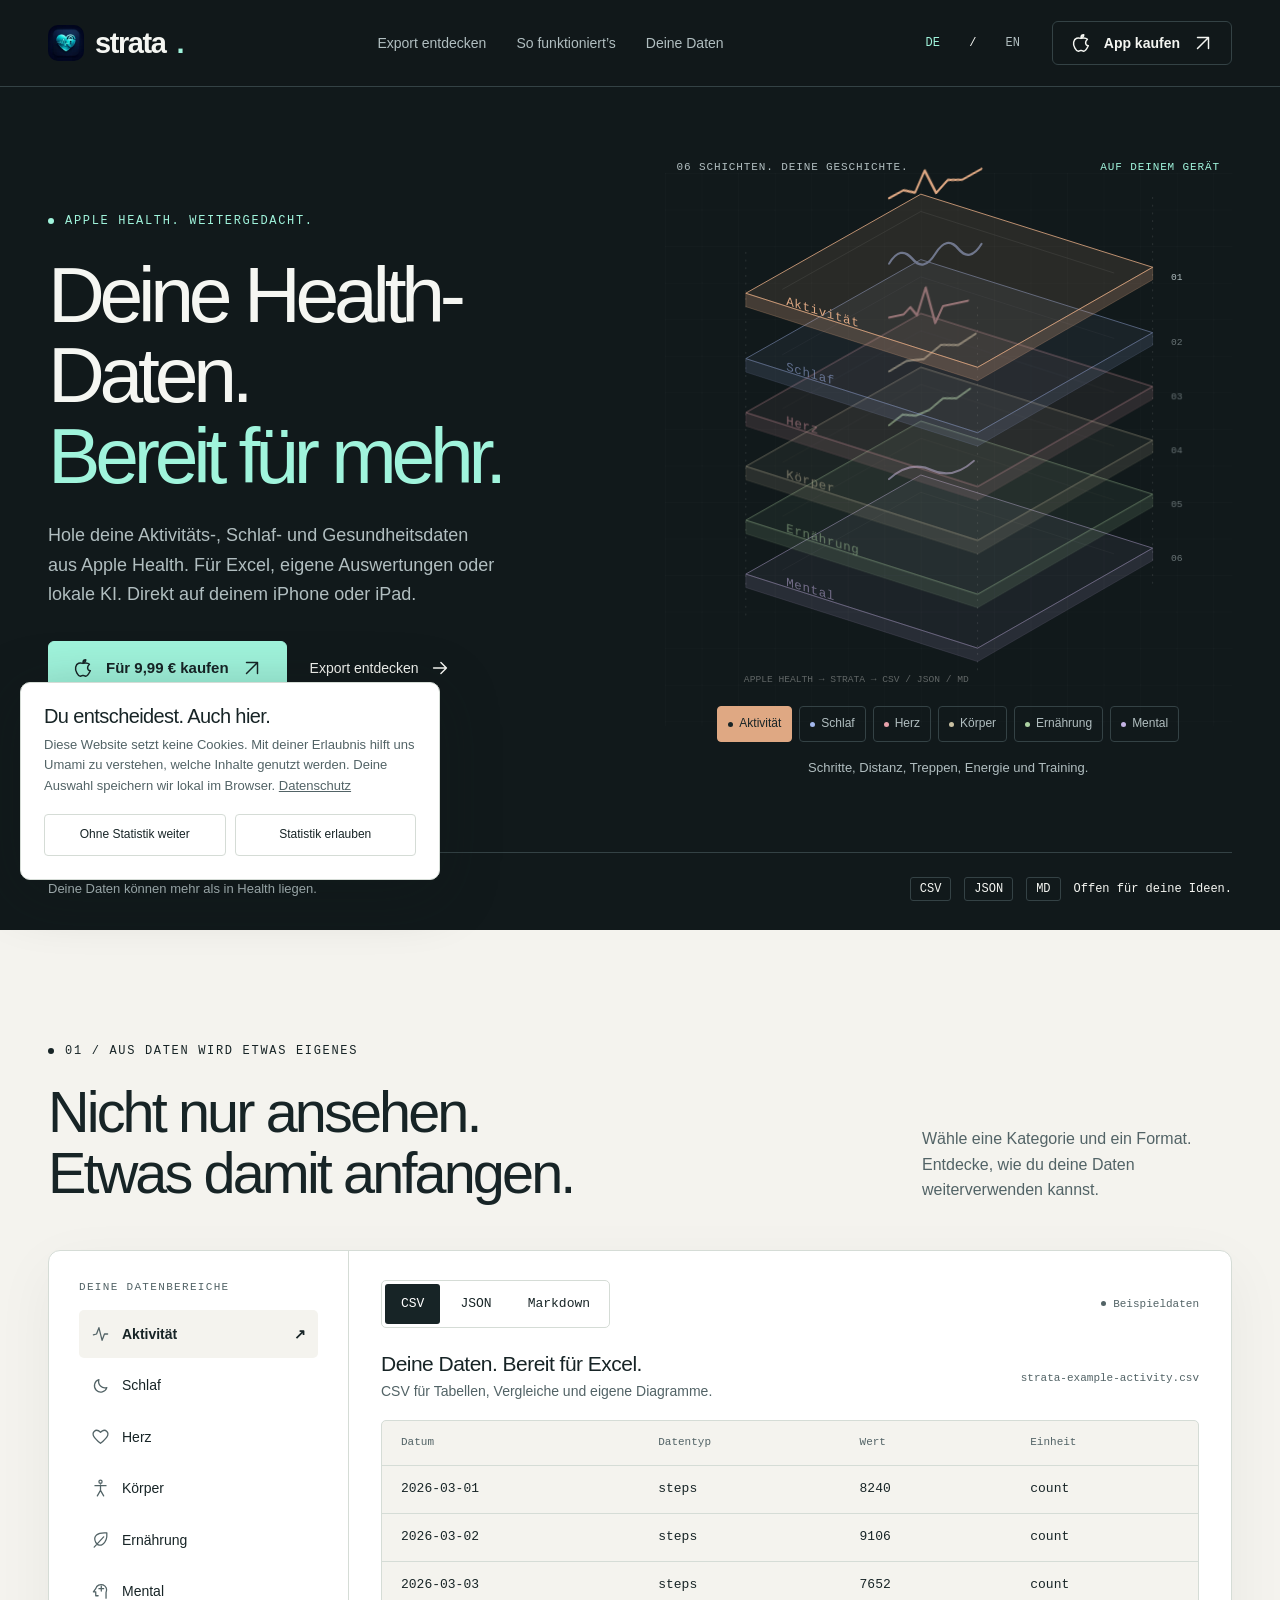
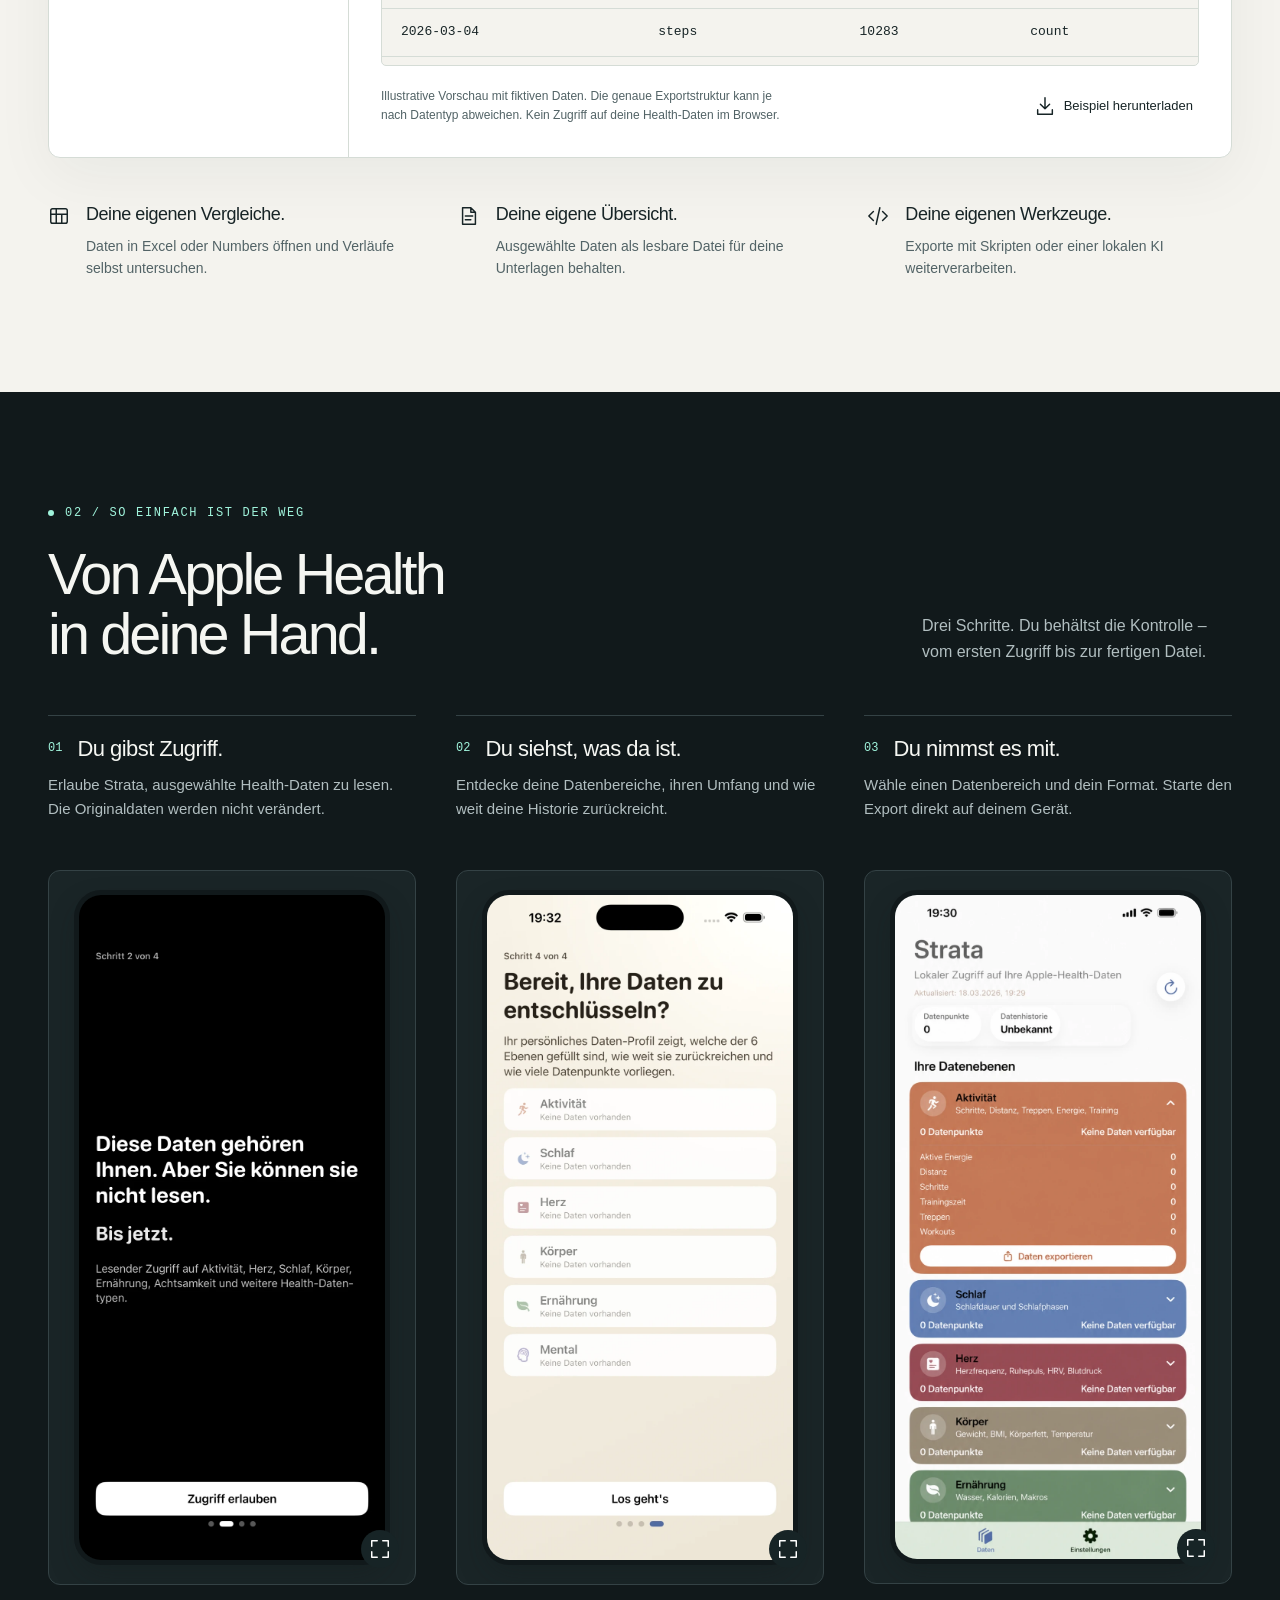
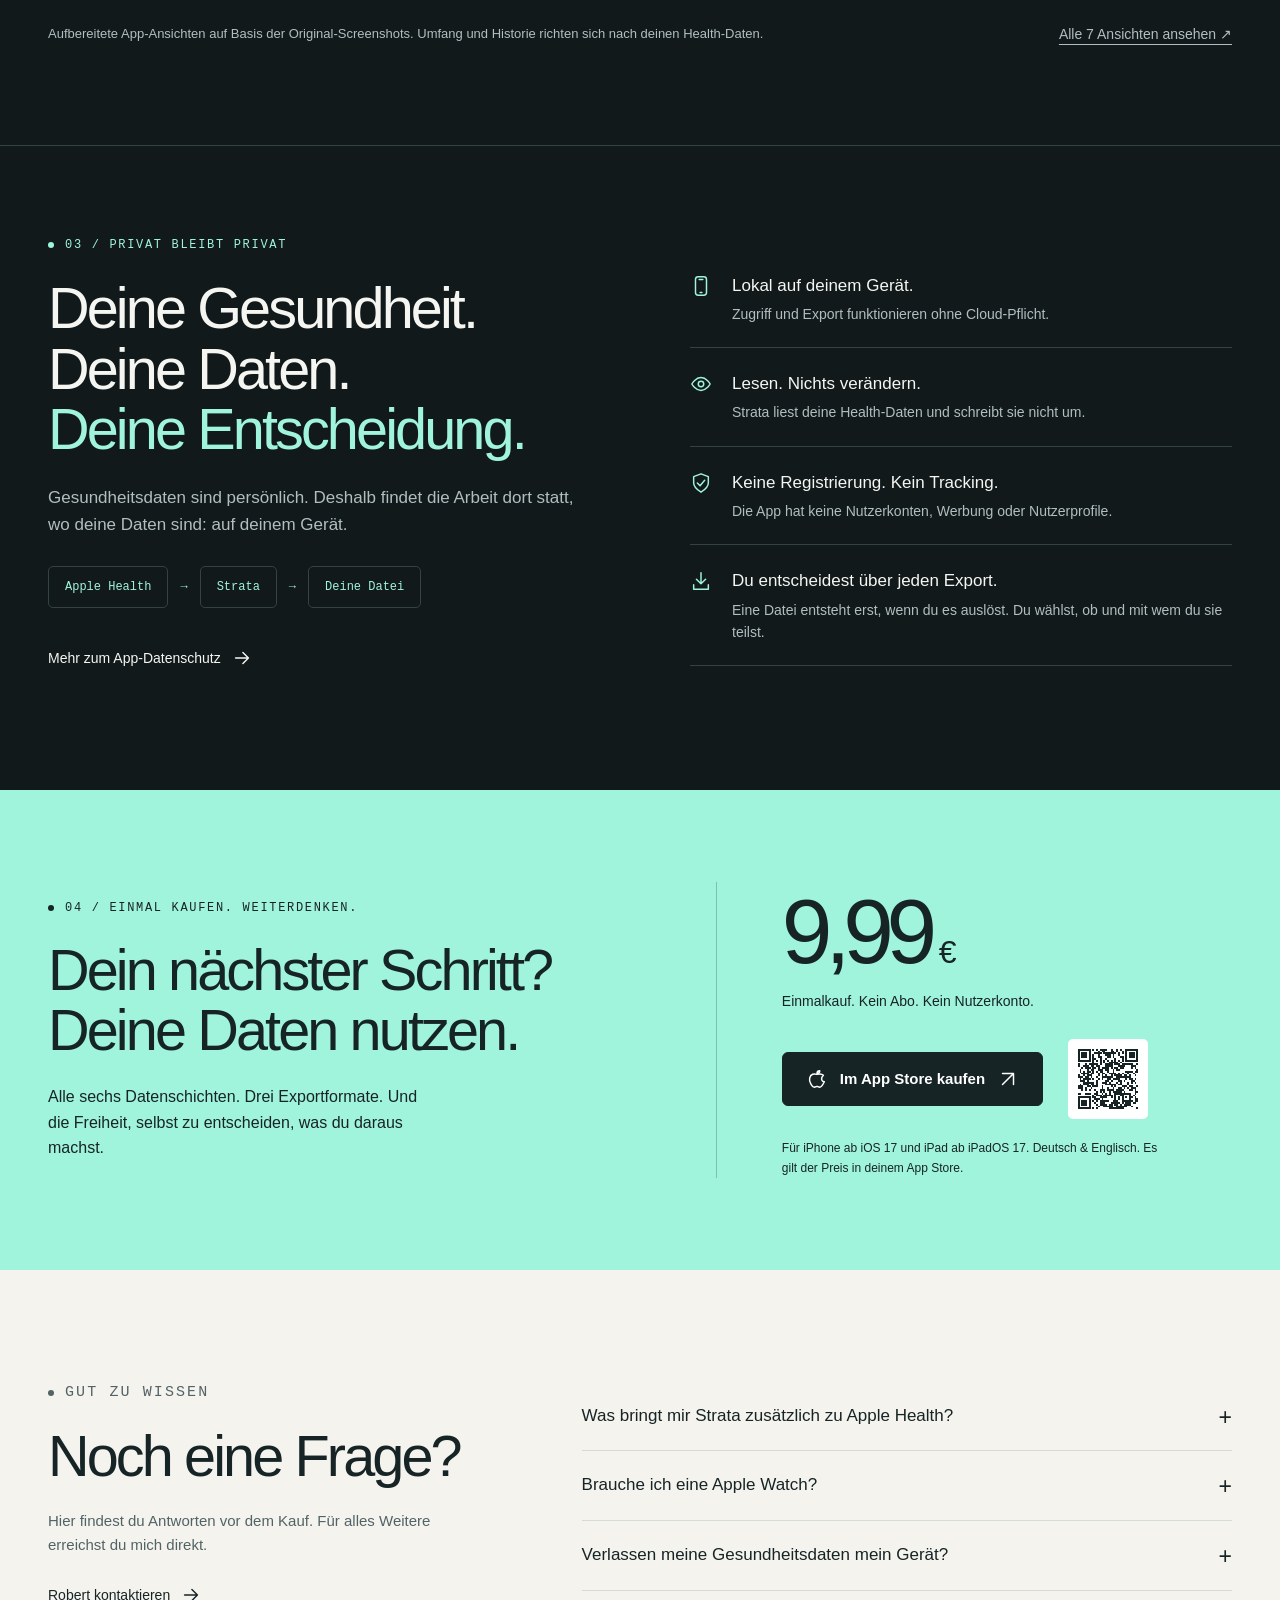
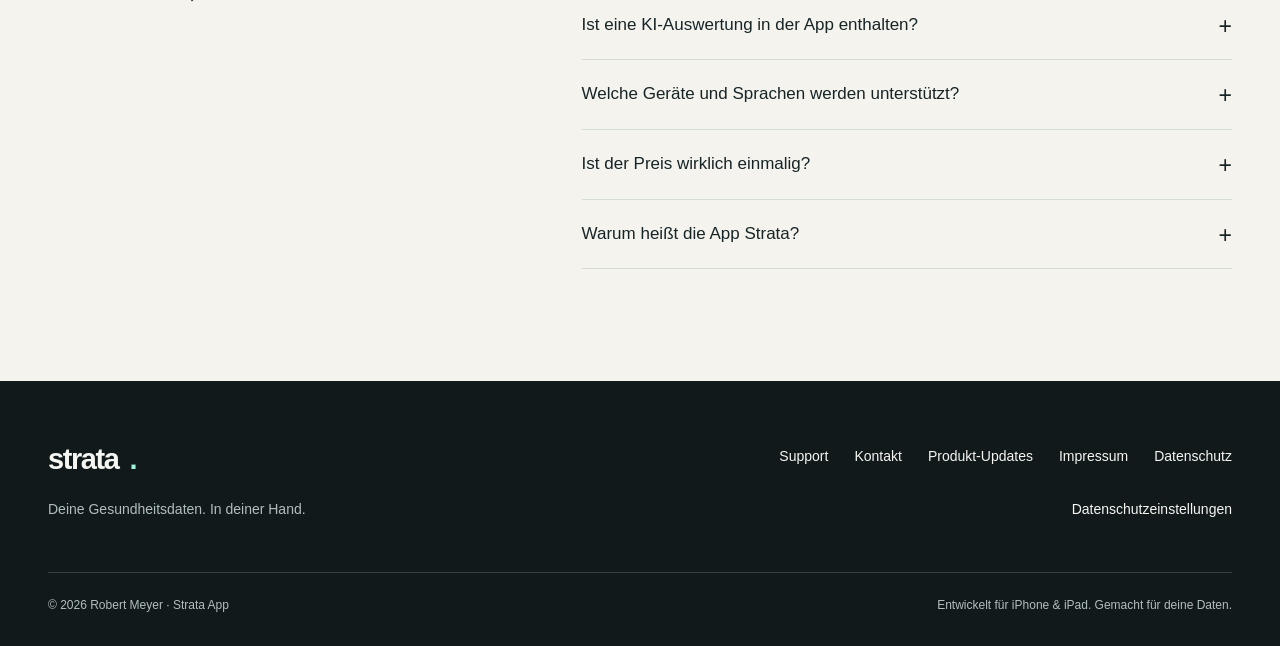
<file: index.html>
<!doctype html>
<html lang="de"><head><meta charset="utf-8">
<meta name="viewport" content="width=device-width, initial-scale=1">
<meta name="theme-color" content="#11191b">
<title>Apple-Health-Daten exportieren: CSV, JSON &amp; Markdown | Strata</title>
<meta name="robots" content="index, follow, max-image-preview:large">
<meta name="referrer" content="strict-origin-when-cross-origin">
<meta name="author" content="Robert Meyer">
<meta name="application-name" content="Strata">
<meta name="apple-itunes-app" content="app-id=6760822991">
<link rel="canonical" href="https://strata-app.de/">
<link rel="describedby" href="llms.txt" type="text/plain">
<link rel="icon" href="assets/favicon-32.png" type="image/png" sizes="32x32">
<link rel="icon" href="assets/app-icon.webp" type="image/webp">
<link rel="apple-touch-icon" href="assets/apple-touch-icon.png" sizes="180x180">
<link rel="alternate" hreflang="de" href="https://strata-app.de/">
<link rel="alternate" hreflang="en" href="https://strata-app.de/index_en.html">
<link rel="alternate" hreflang="x-default" href="https://strata-app.de/">
<meta name="description" content="Deine Apple-Health-Daten als CSV, JSON oder Markdown. Für Excel, eigene Auswertungen und lokale KI. Strata für iPhone &amp; iPad: einmalig 9,99 €.">
<meta property="og:type" content="website">
<meta property="og:locale" content="de_DE">
<meta property="og:locale:alternate" content="en_US">
<meta property="og:site_name" content="Strata App">
<meta property="og:title" content="Apple-Health-Daten exportieren: CSV, JSON &amp; Markdown | Strata">
<meta property="og:description" content="Deine Apple-Health-Daten als CSV, JSON oder Markdown. Für Excel, eigene Auswertungen und lokale KI. Strata für iPhone &amp; iPad: einmalig 9,99 €.">
<meta property="og:url" content="https://strata-app.de/">
<meta property="og:image" content="https://strata-app.de/assets/social-de.png">
<meta property="og:image:type" content="image/png">
<meta property="og:image:width" content="1200">
<meta property="og:image:height" content="630">
<meta property="og:image:alt" content="Strata: Apple-Health-Daten als CSV, JSON und Markdown exportieren.">
<meta name="twitter:card" content="summary_large_image">
<meta name="twitter:title" content="Apple-Health-Daten exportieren: CSV, JSON &amp; Markdown | Strata">
<meta name="twitter:description" content="Deine Apple-Health-Daten als CSV, JSON oder Markdown. Für Excel, eigene Auswertungen und lokale KI. Strata für iPhone &amp; iPad: einmalig 9,99 €.">
<meta name="twitter:image" content="https://strata-app.de/assets/social-de.png">
<meta name="twitter:image:alt" content="Strata: Apple-Health-Daten als CSV, JSON und Markdown exportieren.">
<script type="application/ld+json">{"@context": "https://schema.org", "@graph": [{"@type": "Person", "@id": "https://strata-app.de/#developer", "name": "Robert Meyer", "url": "https://strata-app.de/support.html#imprint"}, {"@type": "WebSite", "@id": "https://strata-app.de/#website", "url": "https://strata-app.de/", "name": "Strata App", "inLanguage": ["de", "en"], "publisher": {"@id": "https://strata-app.de/#developer"}}, {"@type": "WebPage", "@id": "https://strata-app.de/#webpage", "url": "https://strata-app.de/", "name": "Apple-Health-Daten exportieren: CSV, JSON & Markdown | Strata", "description": "Deine Apple-Health-Daten als CSV, JSON oder Markdown. Für Excel, eigene Auswertungen und lokale KI. Strata für iPhone & iPad: einmalig 9,99 €.", "inLanguage": "de", "dateModified": "2026-09-06", "isPartOf": {"@id": "https://strata-app.de/#website"}, "primaryImageOfPage": {"@type": "ImageObject", "url": "https://strata-app.de/assets/social-de.png", "width": 1200, "height": 630}, "mainEntity": {"@id": "https://strata-app.de/#app"}}, {"@type": "SoftwareApplication", "@id": "https://strata-app.de/#app", "name": "Strata App", "url": "https://strata-app.de/", "description": "Deine Apple-Health-Daten als CSV, JSON oder Markdown. Für Excel, eigene Auswertungen und lokale KI. Strata für iPhone & iPad: einmalig 9,99 €.", "applicationCategory": "HealthApplication", "operatingSystem": "iOS 17.0 or later; iPadOS 17.0 or later", "inLanguage": ["de", "en"], "author": {"@id": "https://strata-app.de/#developer"}, "image": "https://strata-app.de/assets/app-icon.webp", "downloadUrl": "https://apps.apple.com/de/app/strata-app/id6760822991", "installUrl": "https://apps.apple.com/de/app/strata-app/id6760822991", "featureList": ["Apple Health data export", "CSV", "JSON", "Markdown", "On-device processing", "No subscription"], "offers": {"@type": "Offer", "price": "9.99", "priceCurrency": "EUR", "url": "https://apps.apple.com/de/app/strata-app/id6760822991"}}]}</script><style>:root{--bg:#11191b;--surface:#1a2527;--fg:#f5f6f2;--muted:#b1bec0;--border:#344245;--accent:#a0f4dc;--paper:#f4f3ee;--white:#fff;--ink:#172426;--subtle:#526366;--line:#d5dcd6;--activity:#dfa883;--sleep:#a3b7ec;--heart:#e7a2ab;--body:#c9c0a2;--nutrition:#add2a3;--mind:#c4b3e4;--error:#b72d37;--font-body:-apple-system,BlinkMacSystemFont,'Segoe UI',sans-serif;--font-mono:ui-monospace,SFMono-Regular,Consolas,monospace}
*{box-sizing:border-box}html{scroll-behavior:smooth;scroll-padding-top:100px}body{margin:0;background:var(--bg);color:var(--fg);font:16px/1.6 var(--font-body);-webkit-font-smoothing:antialiased}body.modal-open{overflow:hidden}button,input,textarea,select{font:inherit}button,a,input,select,textarea{-webkit-tap-highlight-color:transparent}button{cursor:pointer}button:disabled{cursor:wait;opacity:.65}a{color:inherit;text-decoration:none}button{color:inherit}img,svg{max-width:100%}img{display:block;height:auto}svg.icon{width:22px;height:22px;flex:none;fill:none;stroke:currentColor;stroke-width:1.6;stroke-linecap:round;stroke-linejoin:round}h1,h2,h3,p{margin:0}h1,h2,h3{font-weight:500;line-height:1.05;letter-spacing:-.05em;text-wrap:balance}h2{font-size:clamp(38px,4.5vw,64px)}h3{font-size:25px;letter-spacing:-.025em}p{max-width:65ch}button{border:0;background:none}a,button{touch-action:manipulation}:focus-visible{outline:3px solid var(--accent);outline-offset:5px}.light :focus-visible,dialog :focus-visible{outline-color:var(--ink)}[hidden]{display:none!important}.wrap{width:min(1240px,calc(100% - 96px));margin-inline:auto}.eyebrow{font:12px/1.5 var(--font-mono);letter-spacing:.14em;text-transform:uppercase;display:flex;align-items:center;gap:11px}.eyebrow::before{content:'';width:6px;height:6px;background:currentColor;border-radius:50%}.muted{color:var(--muted)}.light .muted{color:var(--subtle)}.small{font-size:14px;line-height:1.6}.accent{color:var(--accent)}.skip{position:fixed;left:16px;top:-100px;background:var(--accent);color:var(--ink);padding:12px 20px;z-index:200}.skip:focus{top:12px}.nav{position:sticky;top:0;z-index:30;background:color-mix(in srgb,var(--bg) 94%,transparent);backdrop-filter:blur(18px);border-bottom:1px solid var(--border)}.nav-inner{min-height:86px;display:flex;align-items:center;justify-content:space-between;gap:28px}.brand{display:inline-flex;align-items:center;gap:11px;font-size:29px;font-weight:600;letter-spacing:-1.4px}.brand img{width:36px;height:36px;border-radius:10px}.brand .brand-dot{color:var(--accent)}.nav-links{display:flex;gap:30px;font-size:14px;color:var(--muted)}.nav-links a:hover,.footer-links a:hover{color:var(--accent)}.nav-end{display:flex;gap:24px;align-items:center}.language{display:flex;gap:10px;align-items:center;font:12px var(--font-mono)}.language a,.language span{display:inline-flex;align-items:center;justify-content:center;min-width:30px;min-height:44px}.language a{color:var(--muted)}.language [aria-current]{color:var(--accent)}.btn{display:inline-flex;align-items:center;justify-content:center;gap:12px;min-height:54px;padding:14px 23px;border-radius:6px;border:1px solid var(--border);font-size:15px;font-weight:600;line-height:1.35;transition:background .2s,transform .2s}.btn:hover{transform:translateY(-2px);background:var(--surface)}.btn-primary{background:var(--accent);color:var(--ink);border-color:var(--accent)}.btn-primary:hover{background:var(--white);border-color:var(--white)}.btn-small{min-height:42px;padding:10px 17px;font-size:14px}.text-link{display:inline-flex;align-items:center;gap:10px;font-size:14px;min-height:44px}.text-link:hover{color:var(--accent)}.hero{position:relative;overflow:hidden;padding:74px 0 0}.hero-grid{display:grid;grid-template-columns:1.03fr 1fr;align-items:center;gap:32px;min-height:610px}.hero-copy{position:relative;z-index:2;padding-bottom:36px}.hero h1{font-size:clamp(58px,6.15vw,88px);line-height:1.02;letter-spacing:-.067em;margin:25px 0}.hero h1 span{color:var(--accent)}.hero-lead{font-size:18px;line-height:1.65;color:var(--muted);max-width:450px}.hero-actions{display:flex;align-items:center;flex-wrap:wrap;gap:15px 23px;margin:31px 0 19px}.micro-trust{font-size:12px;color:var(--muted);display:flex;gap:13px;flex-wrap:wrap}.micro-trust span{display:inline-flex;align-items:center;gap:6px}.micro-trust svg{width:14px;height:14px}.hero-art{position:relative;min-width:0;align-self:stretch;display:flex;flex-direction:column;justify-content:center;padding-bottom:20px}.art-meta{display:flex;align-items:center;justify-content:space-between;font:11px var(--font-mono);letter-spacing:.08em;text-transform:uppercase;color:var(--muted);padding:0 12px}.art-meta span:last-child{color:var(--accent)}.strata-visual{width:100%;height:auto;overflow:visible}.layer{transition:opacity .3s,transform .35s;transform-box:fill-box;transform-origin:center}.layer.is-active{transform:translateY(-12px)}.layer:not(.is-active){opacity:.55}.hero-art:hover .layer:not(.is-active){opacity:.7}.layer-surface{fill:var(--layer-color);fill-opacity:.12;stroke:var(--layer-color);stroke-opacity:.85;stroke-width:1}.layer-edge{fill:var(--layer-color);fill-opacity:.25;stroke:var(--layer-color);stroke-opacity:.35;stroke-width:.7}.layer-line{stroke:var(--layer-color);fill:none;stroke-width:2.3;stroke-linecap:round;stroke-linejoin:round}.layer-name{fill:var(--layer-color);font:13px var(--font-mono);letter-spacing:.05em}.layer-number{fill:var(--muted);font:10px var(--font-mono)}.layer-picker{display:flex;justify-content:center;flex-wrap:wrap;gap:7px;margin-top:-20px;position:relative;z-index:2}.layer-pick{border:1px solid var(--border);border-radius:4px;padding:7px 10px;min-height:36px;color:var(--muted);font-size:12px;transition:background .2s}.layer-pick[aria-pressed=true]{color:var(--ink);background:var(--layer-color);border-color:var(--layer-color)}.layer-pick::before{content:'';display:inline-block;width:5px;height:5px;background:var(--layer-color);border-radius:50%;margin-right:6px}.layer-pick[aria-pressed=true]::before{background:var(--ink)}.layer-caption{text-align:center;font-size:13px;color:var(--muted);margin:16px auto 0;min-height:42px;max-width:420px}.hero-bottom{border-top:1px solid var(--border);margin-top:32px;display:flex;justify-content:space-between;gap:25px;align-items:center;padding:24px 0 29px;color:var(--muted);font-size:13px}.formats{display:flex;align-items:center;gap:13px;font:12px var(--font-mono);color:var(--fg)}.formats span{border:1px solid var(--border);border-radius:3px;padding:4px 9px}.section{padding:112px 0}.light{background:var(--paper);color:var(--ink);--muted:var(--subtle)}.section-heading{display:flex;align-items:end;justify-content:space-between;gap:60px;margin:22px 0 47px}.section-heading h2{max-width:700px}.section-heading p{max-width:310px;color:var(--subtle);font-size:16px}.demo-layout{display:grid;grid-template-columns:300px minmax(0,1fr);border:1px solid var(--line);background:var(--white);border-radius:12px;overflow:hidden;box-shadow:0 18px 60px color-mix(in srgb,var(--ink) 5%,transparent)}.demo-sidebar{padding:30px;border-right:1px solid var(--line)}.demo-sidebar>p{font:11px var(--font-mono);text-transform:uppercase;letter-spacing:.12em;color:var(--subtle);margin-bottom:17px}.category-button{display:flex;align-items:center;gap:12px;text-align:left;width:100%;padding:13px 12px;min-height:48px;border-radius:5px;font-size:14px;margin:3px 0}.category-button::after{content:'↗';margin-left:auto;opacity:0}.category-button[aria-pressed=true]{background:var(--paper);font-weight:600}.category-button[aria-pressed=true]::after{opacity:1}.category-button .icon{color:var(--subtle);width:19px}.demo-main{padding:29px 32px;min-width:0}.demo-toolbar{display:flex;justify-content:space-between;align-items:center;gap:16px}.format-controls{display:flex;gap:4px;border:1px solid var(--line);border-radius:5px;padding:3px}.format-button{padding:8px 16px;min-height:40px;font:13px var(--font-mono);border-radius:3px}.format-button[aria-pressed=true]{background:var(--ink);color:var(--white)}.sample-label{font:11px var(--font-mono);color:var(--subtle);display:flex;gap:7px;align-items:center}.sample-label::before{content:'';width:5px;height:5px;background:var(--subtle);border-radius:50%}.export-use{display:flex;align-items:center;justify-content:space-between;gap:20px;padding:25px 0 18px}.export-use h3{font-size:21px;margin-bottom:5px}.export-use p{color:var(--subtle);font-size:14px}.file-label{font:11px var(--font-mono);color:var(--subtle)}.export-output{height:246px;overflow:auto;border:1px solid var(--line);border-radius:5px;background:var(--paper)}.export-output table{width:100%;border-collapse:collapse;font:13px/1.6 var(--font-mono);white-space:nowrap}.export-output th,.export-output td{text-align:left;padding:13px 19px;border-bottom:1px solid var(--line)}.export-output th{font-size:11px;font-weight:400;color:var(--subtle)}.export-output pre{font:13px/1.75 var(--font-mono);padding:20px 22px;margin:0;white-space:pre;tab-size:2}.demo-footer{display:flex;justify-content:space-between;align-items:center;gap:24px;margin-top:18px}.demo-footer p{font-size:12px;color:var(--subtle);max-width:400px}.download-link{display:inline-flex;align-items:center;justify-content:center;gap:8px;font-size:13px;white-space:nowrap;min-height:44px}.download-link:hover{text-decoration:underline}.outcomes{display:grid;grid-template-columns:repeat(3,1fr);gap:45px;margin-top:45px}.outcome{display:grid;grid-template-columns:24px 1fr;gap:14px}.outcome .icon{margin-top:2px}.outcome h3{font-size:18px;line-height:1.3;margin-bottom:8px}.outcome p{font-size:14px;color:var(--subtle)}.how{padding-bottom:90px}.how .section-heading p{color:var(--muted)}.workflow{display:grid;grid-template-columns:repeat(3,1fr);gap:40px;margin-top:50px}.step-head{display:flex;align-items:center;gap:15px;padding-top:21px;border-top:1px solid var(--border);margin-bottom:13px}.step-no{color:var(--accent);font:12px var(--font-mono)}.step-head h3{font-size:22px}.step p{color:var(--muted);font-size:15px;margin-bottom:25px;min-height:72px}.screen-btn{display:block;padding:0;overflow:hidden;border-radius:8px;width:100%;text-align:left;position:relative;background:var(--surface)}.screen-btn img{width:100%;transition:transform .5s}.screen-btn:hover img{transform:scale(1.025)}.screen-btn .zoom{position:absolute;bottom:16px;right:16px;display:flex;align-items:center;justify-content:center;width:38px;height:38px;border-radius:50%;background:var(--ink);color:var(--white)}.screen-note{display:flex;align-items:center;justify-content:space-between;gap:25px;margin-top:28px;color:var(--muted);font-size:13px}.screen-note button{font-size:14px;text-decoration:underline;text-underline-offset:5px;padding:10px 0}.privacy-section{border-top:1px solid var(--border);padding:90px 0 110px}.privacy-grid{display:grid;grid-template-columns:1fr 1fr;gap:100px;align-items:center}.privacy-grid h2{margin:24px 0}.privacy-grid .privacy-lead{color:var(--muted);font-size:17px}.privacy-diagram{margin:28px 0;display:flex;align-items:center;gap:12px;font:12px var(--font-mono);color:var(--accent)}.privacy-diagram>span{border:1px solid var(--border);padding:13px 16px;border-radius:5px}.privacy-list{list-style:none;padding:0;margin:0}.privacy-list li{padding:22px 0;border-bottom:1px solid var(--border);display:flex;gap:20px}.privacy-list .icon{color:var(--accent);margin-top:3px}.privacy-list strong{font-size:17px;font-weight:500}.privacy-list p{font-size:14px;color:var(--muted);margin-top:4px}.price-section{padding:92px 0;background:var(--accent);color:var(--ink)}.price-grid{display:grid;grid-template-columns:1.1fr 1fr;gap:100px;align-items:center}.price-grid h2{margin:23px 0}.price-grid>div>p{max-width:390px}.price-details{border-left:1px solid color-mix(in srgb,var(--ink) 25%,transparent);padding-left:65px}.price{font-size:91px;letter-spacing:-.08em;line-height:1.1;margin-bottom:8px;font-weight:500}.price span{font-size:32px;letter-spacing:-.04em;margin-left:9px}.price-sub{font-size:14px;margin-bottom:27px}.price-section .btn{background:var(--ink);color:var(--white);border-color:var(--ink);min-width:245px}.price-section .btn:hover{background:var(--surface)}.price-section :focus-visible{outline-color:var(--ink)}.price-buy{display:flex;align-items:center;gap:25px}.qr{background:var(--white);border-radius:5px;padding:6px;width:80px;height:80px}.requirements{font-size:12px;margin-top:20px;max-width:390px}.faq-layout{display:grid;grid-template-columns:.8fr 1.2fr;gap:100px}.faq-layout h2{margin:22px 0}.faq-layout>.faq-intro>p{color:var(--subtle);font-size:15px}.faq-layout .text-link{margin-top:16px}.faq-layout .text-link:hover{color:var(--ink);text-decoration:underline}details{border-bottom:1px solid var(--line)}summary{list-style:none;cursor:pointer;padding:22px 30px 22px 0;font-size:17px;font-weight:500;position:relative;line-height:1.45}summary::-webkit-details-marker{display:none}summary::after{content:'+';position:absolute;right:0;top:19px;font-size:23px;font-weight:400}details[open] summary::after{content:'−'}details p{padding-bottom:24px;font-size:15px;color:var(--subtle)}.footer{padding:55px 0 30px}.footer-top{display:flex;justify-content:space-between;gap:45px}.footer-about p{font-size:14px;color:var(--muted);margin-top:15px;max-width:300px}.footer-links{display:flex;flex-wrap:wrap;justify-content:end;gap:12px 26px;align-content:start;max-width:520px;font-size:14px}.footer-links>a,.footer-links>button{padding:9px 0;min-height:40px}.footer-links button{font-size:14px}.footer-links button:hover{color:var(--accent)}.footer-bottom{display:flex;justify-content:space-between;align-items:center;gap:20px;border-top:1px solid var(--border);padding-top:23px;margin-top:43px;font-size:12px;color:var(--muted)}.sticky-buy{position:fixed;bottom:0;left:0;right:0;z-index:25;display:none;align-items:center;justify-content:space-between;padding:10px 20px calc(10px + env(safe-area-inset-bottom));background:var(--bg);border-top:1px solid var(--border);gap:15px}.sticky-buy span{font-size:13px}.sticky-buy strong{display:block;font-weight:500}.sticky-buy small{font-size:11px;color:var(--muted)}.cookie{position:fixed;bottom:20px;left:20px;z-index:60;width:min(420px,calc(100% - 40px));background:var(--white);color:var(--ink);border:1px solid var(--line);border-radius:10px;padding:23px;box-shadow:0 12px 60px color-mix(in srgb,var(--bg) 30%,transparent)}.cookie h2{font-size:20px;letter-spacing:-.03em;margin:0 0 8px}.cookie p{font-size:13px;color:var(--subtle)}.cookie p a{text-decoration:underline}.cookie-actions{display:flex;gap:9px;margin-top:17px}.cookie button{padding:10px 13px;flex:1;min-height:42px;font-size:12px;border:1px solid var(--line);border-radius:4px}.cookie button:hover{background:var(--paper)}.cookie :focus-visible{outline-color:var(--ink)}dialog{background:var(--paper);color:var(--ink);border:0;border-radius:12px;width:min(620px,calc(100% - 32px));max-height:90dvh;padding:35px;overscroll-behavior:contain}dialog::backdrop{background:color-mix(in srgb,var(--bg) 82%,transparent);backdrop-filter:blur(8px)}.dialog-header{display:flex;justify-content:space-between;gap:25px;align-items:center;margin-bottom:25px}.dialog-header h2{font-size:30px}.close-dialog{width:44px;height:44px;font-size:30px;flex:none}.form label{display:block;font-size:14px;margin:17px 0 7px;font-weight:500}.form input:not([type=checkbox]),.form textarea,.form select{width:100%;background:var(--white);border:1px solid var(--line);border-radius:5px;padding:11px 13px;color:var(--ink);font-size:16px}.form textarea{resize:vertical;min-height:115px}.form .check-label{display:flex;gap:10px;align-items:start;font-size:12px;font-weight:400;line-height:1.6}.form input[type=checkbox]{margin:4px 0;width:17px;height:17px;flex:none;accent-color:var(--ink)}.form a{text-decoration:underline}.form .btn{margin-top:16px;background:var(--ink);color:var(--white)}.form-status{font-size:14px;margin-top:13px;min-height:22px}.form-status.error{color:var(--error)}.form .honey{display:none}.gallery-dialog{width:min(780px,calc(100% - 28px));background:var(--bg);color:var(--fg);padding:22px}.gallery-dialog .dialog-header{margin-bottom:14px}.gallery-dialog .dialog-header h2{font-size:20px}.gallery-content{display:grid;grid-template-columns:44px minmax(0,1fr) 44px;align-items:center;gap:13px}.gallery-content img{max-height:70dvh;width:auto;margin:auto;border-radius:4px}.gallery-nav{font-size:28px;min-height:48px}.gallery-caption{font:12px var(--font-mono);text-align:center;color:var(--muted);padding-top:15px}.support-hero{padding:85px 0 55px}.support-hero h1{font-size:clamp(48px,6vw,76px);margin:24px 0}.support-hero p{font-size:18px;color:var(--muted);max-width:600px}.support-links{display:flex;flex-wrap:wrap;gap:10px;margin-top:27px}.support-links a{font-size:13px;border:1px solid var(--border);padding:9px 15px;border-radius:4px}.support-content{display:grid;grid-template-columns:240px minmax(0,1fr);gap:70px}.support-toc{align-self:start;position:sticky;top:125px;display:grid;gap:10px;font-size:14px}.support-toc a{padding:8px 0}.support-copy{max-width:790px;min-width:0}.support-copy section{padding:0 0 52px;margin-bottom:52px;border-bottom:1px solid var(--line);scroll-margin-top:120px}.support-copy h2{font-size:36px;margin-bottom:25px}.support-copy h3{font-size:21px;margin:25px 0 12px;letter-spacing:-.02em}.support-copy p,.support-copy li{font-size:16px;color:var(--subtle);margin-bottom:15px}.support-copy a{text-decoration:underline;text-underline-offset:3px;overflow-wrap:anywhere}.support-copy ul{padding-left:22px}.support-copy .btn{text-decoration:none;background:var(--ink);color:var(--white)}.legal-date{font:12px var(--font-mono);margin-top:20px}.support-copy .privacy-settings{padding:10px 16px;border:1px solid var(--ink);border-radius:4px;font-size:14px}.noscript{padding:12px 20px;background:var(--paper);color:var(--ink);font-size:14px;text-align:center}.reveal{animation:arrive .6s ease both}@keyframes arrive{from{opacity:0;transform:translateY(12px)}to{opacity:1;transform:translateY(0)}}
@media(min-width:1600px){.hero{padding-top:100px}.hero-grid{min-height:670px}}
@media(max-width:1100px){.wrap{width:calc(100% - 64px)}.nav-links{gap:20px}.nav-end{gap:16px}.hero-grid{gap:10px}.hero h1{font-size:66px}.hero-lead{font-size:17px}.hero-actions{gap:13px}.hero .btn{font-size:14px;padding:14px 18px}.hero-art{margin-right:-20px}.demo-layout{grid-template-columns:230px 1fr}.demo-sidebar{padding:24px 18px}.demo-main{padding:24px}.section-heading{gap:30px}.privacy-grid,.price-grid,.faq-layout{gap:55px}.price-details{padding-left:40px}.workflow{gap:24px}.step p{min-height:96px}.layer-pick{font-size:11px;padding:6px 8px}.hero-grid{min-height:580px}}
@media(max-width:850px){.nav-links{display:none}.hero{padding-top:58px}.hero-grid{grid-template-columns:1fr;gap:18px}.hero-copy{padding-bottom:0}.hero h1{font-size:clamp(57px,10vw,80px);max-width:670px}.hero-lead{max-width:560px}.hero-art{width:min(540px,100%);margin:5px auto 0}.art-meta{padding-top:15px}.hero-bottom{margin-top:10px}.hero-bottom>span{max-width:260px}.section{padding:80px 0}.section-heading{display:block}.section-heading p{max-width:550px;margin-top:22px}.demo-layout{grid-template-columns:1fr}.demo-sidebar{border-right:0;border-bottom:1px solid var(--line);padding:20px 22px}.demo-sidebar>p{margin-bottom:9px}.category-list{display:grid;grid-template-columns:repeat(3,1fr);gap:0 7px}.category-button{font-size:13px;padding:10px}.category-button::after{display:none}.outcomes{gap:24px}.workflow{gap:18px}.step-head{gap:9px}.step-head h3{font-size:19px}.step p{font-size:14px;min-height:110px}.privacy-grid,.price-grid,.faq-layout{grid-template-columns:1fr;gap:35px}.privacy-grid h2{max-width:600px}.privacy-section{padding:70px 0 80px}.privacy-list{display:grid;grid-template-columns:1fr 1fr;gap:0 30px}.price-details{padding:30px 0 0;border-left:0;border-top:1px solid color-mix(in srgb,var(--ink) 25%,transparent)}.price-buy{justify-content:start}.price{font-size:78px}.price-grid h2{max-width:620px}.footer-top{display:block}.footer-links{justify-content:start;margin-top:30px;max-width:none}.support-content{grid-template-columns:1fr}.support-toc{display:none}}
@media(max-width:540px){.wrap{width:calc(100% - 40px)}.nav-inner{min-height:70px;gap:12px}.brand{font-size:26px}.brand img{width:31px;height:31px}.nav-end{gap:12px}.nav-end>.btn{display:none}.hero{padding-top:43px}.hero h1{font-size:57px;letter-spacing:-.065em;margin:23px 0}.hero-lead{font-size:16px;line-height:1.65}.eyebrow{font-size:10px}.hero-actions{margin-top:25px;gap:9px 20px}.hero-actions .btn{width:100%;min-height:54px}.hero-actions .text-link{font-size:14px}.micro-trust{font-size:11px;gap:8px 13px}.hero-art{margin-top:20px}.layer-picker{margin-top:-15px;gap:5px}.layer-pick{font-size:11px;padding:7px 9px}.layer-caption{font-size:12px;min-height:42px}.art-meta{font-size:9px}.hero-bottom{align-items:start;flex-direction:column;gap:13px;padding:20px 0 25px}.hero-bottom>span{max-width:none;font-size:12px}.formats{font-size:10px}.section{padding:65px 0}h2{font-size:41px;letter-spacing:-.055em}.section-heading{margin-top:19px;margin-bottom:29px}.section-heading p{font-size:15px}.demo-sidebar{padding:18px 12px}.category-list{gap:0}.category-button{font-size:12px;gap:7px;padding:9px 8px}.category-button .icon{width:16px}.demo-main{padding:18px 14px}.demo-toolbar{flex-wrap:wrap;gap:12px}.format-controls{flex:1}.format-button{padding:8px 12px;font-size:12px;flex:1}.sample-label{font-size:10px}.export-use{padding:22px 0 16px}.export-use h3{font-size:19px}.export-use p{font-size:13px}.file-label{display:none}.export-output{height:241px}.export-output td,.export-output th{padding:12px;font-size:11px}.export-output pre{padding:16px;font-size:11px}.demo-footer{display:block}.demo-footer p{font-size:11px}.download-link{margin-top:6px;font-size:12px}.outcomes{grid-template-columns:1fr;gap:25px;margin-top:32px}.outcome h3{font-size:18px}.workflow{display:flex;flex-direction:column;gap:42px;margin-top:30px}.step{display:grid;grid-template-columns:1fr 140px;gap:0 20px;align-items:start}.step-head{grid-column:1;margin:0 0 13px;align-items:start}.step-head h3{font-size:22px}.step p{grid-column:1;font-size:14px;min-height:0;margin-bottom:0}.screen-btn{grid-column:2;grid-row:1/3}.screen-btn .zoom{bottom:8px;right:8px;width:28px;height:28px}.screen-btn .zoom .icon{width:15px}.screen-note{align-items:start;flex-direction:column;gap:7px;font-size:12px}.privacy-section{padding:58px 0 70px}.privacy-list{grid-template-columns:1fr}.privacy-grid{gap:15px}.privacy-grid .privacy-lead{font-size:16px}.privacy-diagram{font-size:10px;gap:8px}.privacy-diagram>span{padding:11px}.price-section{padding:65px 0}.price-grid{gap:22px}.price{font-size:76px}.price span{font-size:25px}.price-buy{gap:18px}.price-section .btn{min-width:0;flex:1;font-size:14px;padding:15px}.qr{width:62px;height:62px}.requirements{font-size:11px}.faq-layout{gap:18px}summary{font-size:16px}details p{font-size:14px}.footer{padding-bottom:110px}.footer-links{gap:5px 23px;font-size:13px}.footer-links button{font-size:13px}.footer-bottom{align-items:start;flex-direction:column;gap:9px;font-size:11px}.sticky-buy{display:flex}.sticky-buy .btn{min-height:42px;font-size:12px;padding:11px 16px}.cookie{bottom:91px;left:12px;width:calc(100% - 24px);padding:18px}.cookie p{font-size:12px}.cookie h2{font-size:18px}.cookie button{font-size:11px;padding:9px}.cookie-actions{margin-top:12px}dialog{padding:23px;max-height:92dvh}.dialog-header h2{font-size:25px}.gallery-dialog{padding:14px}.gallery-content{grid-template-columns:30px minmax(0,1fr) 30px;gap:3px}.gallery-nav{font-size:22px;padding:0}.support-hero{padding:55px 0 40px}.support-hero h1{font-size:49px}.support-hero p{font-size:16px}.support-copy h2{font-size:32px}.support-copy p,.support-copy li{font-size:15px}}
@media(max-width:370px){.hero h1{font-size:50px}.wrap{width:calc(100% - 32px)}.micro-trust{font-size:10px}.step{grid-template-columns:1fr 116px;gap:0 15px}.step-head h3{font-size:19px}.category-button{font-size:11px}.category-button .icon{width:14px}.price-buy{gap:10px}}
@media(prefers-reduced-motion:reduce){html{scroll-behavior:auto}*,*::before,*::after{animation:none!important;transition:none!important}.layer.is-active{transform:none}.btn:hover,.screen-btn:hover img{transform:none}}
/* Clean app imagery: captions stay in HTML, separate from the screen. */
.screen-btn{padding:24px 30px;background:var(--surface);border:1px solid var(--border);border-radius:12px}
.screen-btn img{border-radius:22px;box-shadow:0 0 0 5px var(--bg),0 12px 28px color-mix(in srgb,var(--bg) 35%,transparent)}
.gallery-content img{border-radius:18px}
@media(max-width:850px){.screen-btn{padding:18px 20px}.screen-btn img{border-radius:16px}}
@media(max-width:540px){.screen-btn{padding:8px;border-radius:10px}.screen-btn img{border-radius:12px;box-shadow:0 0 0 2px var(--bg)}.screen-btn .zoom{bottom:12px;right:12px}}
</style></head><body><a class="skip" href="#main">Zum Inhalt</a><header class="nav"><div class="wrap nav-inner"><a class="brand" href="index.html" aria-label="Strata Startseite"><img src="assets/app-icon.webp" width="36" height="36" alt="">strata<span class="brand-dot">.</span></a><nav class="nav-links" aria-label="Hauptnavigation"><a href="#export">Export entdecken</a><a href="#how">So funktioniert’s</a><a href="#privacy">Deine Daten</a></nav><div class="nav-end"><nav class="language" aria-label="Sprache"><a href="index.html" lang="de" hreflang="de" aria-current="page">DE</a><span aria-hidden="true">/</span><a href="index_en.html" lang="en" hreflang="en" >EN</a></nav><a class="btn btn-small" href="https://apps.apple.com/de/app/strata-app/id6760822991" target="_blank" rel="noopener noreferrer" data-store="navigation"><svg class="icon" viewBox="0 0 24 24" aria-hidden="true"><path d="M15 3c0 2-1 3-3 3 0-2 1-3 3-3Z"/><path d="M17 12c0-2 1-3 2-4-2-2-4-2-7-1-3-1-7-1-8 4-1 4 3 10 5 10l3-1 3 1c2 0 4-4 5-6-2 0-3-2-3-3Z"/></svg>App kaufen<svg class="icon" viewBox="0 0 24 24" aria-hidden="true"><path d="M6 18 18 6M6 6h12v12"/></svg></a></div></div></header><noscript><div class="noscript">Die interaktive Vorschau benötigt JavaScript. Alle App-Informationen und der Kauf-Link sind auch ohne JavaScript verfügbar. Kontakt: <a href="mailto:rm@kostenmanager.net">rm@kostenmanager.net</a></div></noscript><main id="main"><section class="hero"><div class="wrap"><div class="hero-grid"><div class="hero-copy reveal"><p class="eyebrow accent">Apple Health. Weitergedacht.</p><h1>Deine Health-Daten.<br><span>Bereit für mehr.</span></h1><p class="hero-lead">Hole deine Aktivitäts-, Schlaf- und Gesundheitsdaten aus Apple Health. Für Excel, eigene Auswertungen oder lokale KI. Direkt auf deinem iPhone oder iPad.</p><div class="hero-actions"><a class="btn btn-primary" href="https://apps.apple.com/de/app/strata-app/id6760822991" target="_blank" rel="noopener noreferrer" data-store="hero"><svg class="icon" viewBox="0 0 24 24" aria-hidden="true"><path d="M15 3c0 2-1 3-3 3 0-2 1-3 3-3Z"/><path d="M17 12c0-2 1-3 2-4-2-2-4-2-7-1-3-1-7-1-8 4-1 4 3 10 5 10l3-1 3 1c2 0 4-4 5-6-2 0-3-2-3-3Z"/></svg>Für 9,99 € kaufen<svg class="icon" viewBox="0 0 24 24" aria-hidden="true"><path d="M6 18 18 6M6 6h12v12"/></svg></a><a class="text-link" href="#export">Export entdecken<svg class="icon" viewBox="0 0 24 24" aria-hidden="true"><path d="M5 12h14m-6-6 6 6-6 6"/></svg></a></div><div class="micro-trust"><span><svg class="icon" viewBox="0 0 24 24" aria-hidden="true"><path d="m5 12 4 4L19 6"/></svg>Einmalkauf · Kein Abo</span><span><svg class="icon" viewBox="0 0 24 24" aria-hidden="true"><rect x="5" y="10" width="14" height="11" rx="3"/><path d="M8 10V7a4 4 0 0 1 8 0v3m-4 5v2"/></svg>Lokal · Ohne Konto</span></div></div><div class="hero-art reveal"><div class="art-meta"><span>06 Schichten. Deine Geschichte.</span><span>Auf deinem Gerät</span></div><svg class="strata-visual" viewBox="0 0 590 575" aria-hidden="true"><defs><pattern id="grid" width="38" height="38" patternUnits="userSpaceOnUse"><path d="M38 0H0v38" fill="none" stroke="currentColor" stroke-opacity=".035"/></pattern></defs><rect width="590" height="575" fill="url(#grid)"/><path d="M84 82v378m241-321v378M507 25v403" stroke="currentColor" stroke-opacity=".12" stroke-dasharray="2 6"/><g class="layer " data-layer-index="5" style="--layer-color:var(--mind)"><g transform="translate(0 370)"><path class="layer-edge" d="M84 47 325 124 507 20v13L325 138 84 61Z"/><path class="layer-surface" d="m84 47 182-103 241 76-182 104Z"/><path d="m122 43 144-81 201 64" fill="none" stroke="currentColor" stroke-opacity=".07"/><g transform="translate(5 27) skewY(17)"><text class="layer-name" x="121" y="-5">Mental</text></g><g transform="translate(8 -5) skewY(-12)"><path class="layer-line" d="M 225 1 q 22 -15 44 0 t 44 0"/></g><text class="layer-number" x="526" y="33">06</text></g></g><g class="layer " data-layer-index="4" style="--layer-color:var(--nutrition)"><g transform="translate(0 314)"><path class="layer-edge" d="M84 47 325 124 507 20v13L325 138 84 61Z"/><path class="layer-surface" d="m84 47 182-103 241 76-182 104Z"/><path d="m122 43 144-81 201 64" fill="none" stroke="currentColor" stroke-opacity=".07"/><g transform="translate(5 27) skewY(17)"><text class="layer-name" x="121" y="-5">Ernährung</text></g><g transform="translate(8 -5) skewY(-12)"><path class="layer-line" d="M 225 1 l 14 -8 14 4 14 -3 14 -9 14 3 14 -7"/></g><text class="layer-number" x="526" y="33">05</text></g></g><g class="layer " data-layer-index="3" style="--layer-color:var(--body)"><g transform="translate(0 258)"><path class="layer-edge" d="M84 47 325 124 507 20v13L325 138 84 61Z"/><path class="layer-surface" d="m84 47 182-103 241 76-182 104Z"/><path d="m122 43 144-81 201 64" fill="none" stroke="currentColor" stroke-opacity=".07"/><g transform="translate(5 27) skewY(17)"><text class="layer-name" x="121" y="-5">Körper</text></g><g transform="translate(8 -5) skewY(-12)"><path class="layer-line" d="M 225 1 l 18 -7 18 2 18 -11 18 4 18 -8"/></g><text class="layer-number" x="526" y="33">04</text></g></g><g class="layer " data-layer-index="2" style="--layer-color:var(--heart)"><g transform="translate(0 202)"><path class="layer-edge" d="M84 47 325 124 507 20v13L325 138 84 61Z"/><path class="layer-surface" d="m84 47 182-103 241 76-182 104Z"/><path d="m122 43 144-81 201 64" fill="none" stroke="currentColor" stroke-opacity=".07"/><g transform="translate(5 27) skewY(17)"><text class="layer-name" x="121" y="-5">Herz</text></g><g transform="translate(8 -5) skewY(-12)"><path class="layer-line" d="M 225 1 h 15 l 7 -6 7 10 9 -27 10 39 8 -16 h 26"/></g><text class="layer-number" x="526" y="33">03</text></g></g><g class="layer " data-layer-index="1" style="--layer-color:var(--sleep)"><g transform="translate(0 146)"><path class="layer-edge" d="M84 47 325 124 507 20v13L325 138 84 61Z"/><path class="layer-surface" d="m84 47 182-103 241 76-182 104Z"/><path d="m122 43 144-81 201 64" fill="none" stroke="currentColor" stroke-opacity=".07"/><g transform="translate(5 27) skewY(17)"><text class="layer-name" x="121" y="-5">Schlaf</text></g><g transform="translate(8 -5) skewY(-12)"><path class="layer-line" d="M 225 1 q 12 -17 24 0 t 24 0 t 24 0 t 24 0"/></g><text class="layer-number" x="526" y="33">02</text></g></g><g class="layer is-active" data-layer-index="0" style="--layer-color:var(--activity)"><g transform="translate(0 90)"><path class="layer-edge" d="M84 47 325 124 507 20v13L325 138 84 61Z"/><path class="layer-surface" d="m84 47 182-103 241 76-182 104Z"/><path d="m122 43 144-81 201 64" fill="none" stroke="currentColor" stroke-opacity=".07"/><g transform="translate(5 27) skewY(17)"><text class="layer-name" x="121" y="-5">Aktivität</text></g><g transform="translate(8 -5) skewY(-12)"><path class="layer-line" d="M 225 1 l 15 -5 12 5 10 -21 12 26 12 -11 15 3 20 -7"/></g><text class="layer-number" x="526" y="33">01</text></g></g><text x="82" y="529" fill="currentColor" opacity=".35" font-family="monospace" font-size="10">APPLE HEALTH → STRATA → CSV / JSON / MD</text></svg><div class="layer-picker" role="group" aria-label="Datenschicht entdecken"><button class="layer-pick" type="button" data-layer-select="0" aria-pressed="true" style="--layer-color:var(--activity)">Aktivität</button><button class="layer-pick" type="button" data-layer-select="1" aria-pressed="false" style="--layer-color:var(--sleep)">Schlaf</button><button class="layer-pick" type="button" data-layer-select="2" aria-pressed="false" style="--layer-color:var(--heart)">Herz</button><button class="layer-pick" type="button" data-layer-select="3" aria-pressed="false" style="--layer-color:var(--body)">Körper</button><button class="layer-pick" type="button" data-layer-select="4" aria-pressed="false" style="--layer-color:var(--nutrition)">Ernährung</button><button class="layer-pick" type="button" data-layer-select="5" aria-pressed="false" style="--layer-color:var(--mind)">Mental</button></div><p class="layer-caption" id="layer-caption" aria-live="polite">Schritte, Distanz, Treppen, Energie und Training.</p></div></div><div class="hero-bottom"><span>Deine Daten können mehr als in Health liegen.</span><div class="formats"><span>CSV</span><span>JSON</span><span>MD</span>Offen für deine Ideen.</div></div></div></section>
<section class="section light" id="export"><div class="wrap"><p class="eyebrow">01 / Aus Daten wird etwas Eigenes</p><div class="section-heading"><h2>Nicht nur ansehen.<br>Etwas damit anfangen.</h2><p>Wähle eine Kategorie und ein Format. Entdecke, wie du deine Daten weiterverwenden kannst.</p></div><div class="demo-layout"><div class="demo-sidebar"><p>Deine Datenbereiche</p><div class="category-list" role="group" aria-label="Beispielkategorie"><button class="category-button" type="button" data-category="0" aria-pressed="true"><svg class="icon" viewBox="0 0 24 24" aria-hidden="true"><path d="m3 13 4-1 3-8 4 16 3-8h4"/></svg>Aktivität</button><button class="category-button" type="button" data-category="1" aria-pressed="false"><svg class="icon" viewBox="0 0 24 24" aria-hidden="true"><path d="M20 14a8 8 0 0 1-10-10A8 8 0 1 0 20 14Z"/></svg>Schlaf</button><button class="category-button" type="button" data-category="2" aria-pressed="false"><svg class="icon" viewBox="0 0 24 24" aria-hidden="true"><path d="M20 5c-3-3-6-1-8 1-2-2-5-4-8-1-4 4 1 9 8 15 7-6 12-11 8-15Z"/></svg>Herz</button><button class="category-button" type="button" data-category="3" aria-pressed="false"><svg class="icon" viewBox="0 0 24 24" aria-hidden="true"><circle cx="12" cy="4" r="2"/><path d="M5 9h14m-7-1v7m0 0-4 7m4-7 4 7"/></svg>Körper</button><button class="category-button" type="button" data-category="4" aria-pressed="false"><svg class="icon" viewBox="0 0 24 24" aria-hidden="true"><path d="M20 3C8 2 2 7 6 15s15 2 14-12ZM4 21 16 8"/></svg>Ernährung</button><button class="category-button" type="button" data-category="5" aria-pressed="false"><svg class="icon" viewBox="0 0 24 24" aria-hidden="true"><path d="M9 18H6v-5H3l3-4a7 7 0 1 1 13 5v7M10 9h6m-3-3v6"/></svg>Mental</button></div></div><div class="demo-main"><div class="demo-toolbar"><div class="format-controls" role="group" aria-label="Exportformat"><button class="format-button" type="button" data-format="csv" aria-pressed="true">CSV</button><button class="format-button" type="button" data-format="json" aria-pressed="false">JSON</button><button class="format-button" type="button" data-format="markdown" aria-pressed="false">Markdown</button></div><span class="sample-label">Beispieldaten</span></div><div class="export-use" aria-live="polite"><div><h3 id="export-title">Deine Daten. Bereit für Excel.</h3><p id="export-desc">CSV für Tabellen, Vergleiche und eigene Diagramme.</p></div><span class="file-label" id="file-label">strata-example-activity.csv</span></div><div class="export-output" id="export-output" tabindex="0" role="region" aria-label="Beispielausgabe"><pre>date,type,value,unit
2026-03-01,steps,8240,count
2026-03-02,steps,9106,count</pre></div><div class="demo-footer"><p>Illustrative Vorschau mit fiktiven Daten. Die genaue Exportstruktur kann je nach Datentyp abweichen. Kein Zugriff auf deine Health-Daten im Browser.</p><button class="download-link" type="button" id="download-sample"><svg class="icon" viewBox="0 0 24 24" aria-hidden="true"><path d="M12 3v12m-5-5 5 5 5-5M4 16v5h16v-5"/></svg>Beispiel herunterladen</button></div></div></div><div class="outcomes"><article class="outcome"><svg class="icon" viewBox="0 0 24 24" aria-hidden="true"><rect x="3" y="4" width="18" height="16" rx="2"/><path d="M3 10h18M9 4v16m6-10v10"/></svg><div><h3>Deine eigenen Vergleiche.</h3><p>Daten in Excel oder Numbers öffnen und Verläufe selbst untersuchen.</p></div></article><article class="outcome"><svg class="icon" viewBox="0 0 24 24" aria-hidden="true"><path d="M14 3H5v18h14V8l-5-5v5h5M8 12h8m-8 4h6"/></svg><div><h3>Deine eigene Übersicht.</h3><p>Ausgewählte Daten als lesbare Datei für deine Unterlagen behalten.</p></div></article><article class="outcome"><svg class="icon" viewBox="0 0 24 24" aria-hidden="true"><path d="m7 7-5 5 5 5m10-10 5 5-5 5M14 3l-4 18"/></svg><div><h3>Deine eigenen Werkzeuge.</h3><p>Exporte mit Skripten oder einer lokalen KI weiterverarbeiten.</p></div></article></div></div></section>
<section class="section how" id="how"><div class="wrap"><p class="eyebrow accent">02 / So einfach ist der Weg</p><div class="section-heading"><h2>Von Apple Health<br>in deine Hand.</h2><p>Drei Schritte. Du behältst die Kontrolle – vom ersten Zugriff bis zur fertigen Datei.</p></div><div class="workflow"><article class="step"><div class="step-head"><span class="step-no">01</span><h3>Du gibst Zugriff.</h3></div><p>Erlaube Strata, ausgewählte Health-Daten zu lesen. Die Originaldaten werden nicht verändert.</p><button class="screen-btn" type="button" data-shot="1" aria-label="Screenshot vergrößern: Zugriff mit Klarheit"><img src="assets/de/02-freigabe-clean.webp" alt="Zugriff mit Klarheit" width="800" height="1739" loading="lazy" decoding="async"><span class="zoom"><svg class="icon" viewBox="0 0 24 24" aria-hidden="true"><path d="M9 3H3v6m12-6h6v6M3 15v6h6m12-6v6h-6"/></svg></span></button></article><article class="step"><div class="step-head"><span class="step-no">02</span><h3>Du siehst, was da ist.</h3></div><p>Entdecke deine Datenbereiche, ihren Umfang und wie weit deine Historie zurückreicht.</p><button class="screen-btn" type="button" data-shot="3" aria-label="Screenshot vergrößern: Dein Datenprofil"><img src="assets/de/04-uebersicht-clean.webp" alt="Dein Datenprofil" width="800" height="1739" loading="lazy" decoding="async"><span class="zoom"><svg class="icon" viewBox="0 0 24 24" aria-hidden="true"><path d="M9 3H3v6m12-6h6v6M3 15v6h6m12-6v6h-6"/></svg></span></button></article><article class="step"><div class="step-head"><span class="step-no">03</span><h3>Du nimmst es mit.</h3></div><p>Wähle einen Datenbereich und dein Format. Starte den Export direkt auf deinem Gerät.</p><button class="screen-btn" type="button" data-shot="5" aria-label="Screenshot vergrößern: Gezielt exportieren"><img src="assets/de/06-eigene-auswertung-clean.webp" alt="Gezielt exportieren" width="800" height="1737" loading="lazy" decoding="async"><span class="zoom"><svg class="icon" viewBox="0 0 24 24" aria-hidden="true"><path d="M9 3H3v6m12-6h6v6M3 15v6h6m12-6v6h-6"/></svg></span></button></article></div><div class="screen-note"><span>Aufbereitete App-Ansichten auf Basis der Original-Screenshots. Umfang und Historie richten sich nach deinen Health-Daten.</span><button type="button" data-shot="0">Alle 7 Ansichten ansehen ↗</button></div></div></section>
<section class="privacy-section" id="privacy"><div class="wrap privacy-grid"><div><p class="eyebrow accent">03 / Privat bleibt privat</p><h2>Deine Gesundheit.<br>Deine Daten.<br><span class="accent">Deine Entscheidung.</span></h2><p class="privacy-lead">Gesundheitsdaten sind persönlich. Deshalb findet die Arbeit dort statt, wo deine Daten sind: auf deinem Gerät.</p><div class="privacy-diagram"><span>Apple Health</span> → <span>Strata</span> → <span>Deine Datei</span></div><a href="support.html#app-privacy" class="text-link">Mehr zum App-Datenschutz<svg class="icon" viewBox="0 0 24 24" aria-hidden="true"><path d="M5 12h14m-6-6 6 6-6 6"/></svg></a></div><ul class="privacy-list"><li><svg class="icon" viewBox="0 0 24 24" aria-hidden="true"><rect x="6" y="2" width="12" height="20" rx="3"/><path d="M10 5h4m-3 14h2"/></svg><div><strong>Lokal auf deinem Gerät.</strong><p>Zugriff und Export funktionieren ohne Cloud-Pflicht.</p></div></li><li><svg class="icon" viewBox="0 0 24 24" aria-hidden="true"><path d="M2 12s4-7 10-7 10 7 10 7-4 7-10 7S2 12 2 12Z"/><circle cx="12" cy="12" r="3"/></svg><div><strong>Lesen. Nichts verändern.</strong><p>Strata liest deine Health-Daten und schreibt sie nicht um.</p></div></li><li><svg class="icon" viewBox="0 0 24 24" aria-hidden="true"><path d="m12 2 8 3v7c0 5-8 10-8 10S4 17 4 12V5l8-3Z"/><path d="m8 12 3 3 5-6"/></svg><div><strong>Keine Registrierung. Kein Tracking.</strong><p>Die App hat keine Nutzerkonten, Werbung oder Nutzerprofile.</p></div></li><li><svg class="icon" viewBox="0 0 24 24" aria-hidden="true"><path d="M12 3v12m-5-5 5 5 5-5M4 16v5h16v-5"/></svg><div><strong>Du entscheidest über jeden Export.</strong><p>Eine Datei entsteht erst, wenn du es auslöst. Du wählst, ob und mit wem du sie teilst.</p></div></li></ul></div></section>
<section class="price-section" id="buy"><div class="wrap price-grid"><div><p class="eyebrow">04 / Einmal kaufen. Weiterdenken.</p><h2>Dein nächster Schritt?<br>Deine Daten nutzen.</h2><p>Alle sechs Datenschichten. Drei Exportformate. Und die Freiheit, selbst zu entscheiden, was du daraus machst.</p></div><div class="price-details"><div class="price">9,99<span>€</span></div><p class="price-sub">Einmalkauf. Kein Abo. Kein Nutzerkonto.</p><div class="price-buy"><a class="btn btn-primary" href="https://apps.apple.com/de/app/strata-app/id6760822991" target="_blank" rel="noopener noreferrer" data-store="pricing"><svg class="icon" viewBox="0 0 24 24" aria-hidden="true"><path d="M15 3c0 2-1 3-3 3 0-2 1-3 3-3Z"/><path d="M17 12c0-2 1-3 2-4-2-2-4-2-7-1-3-1-7-1-8 4-1 4 3 10 5 10l3-1 3 1c2 0 4-4 5-6-2 0-3-2-3-3Z"/></svg>Im App Store kaufen<svg class="icon" viewBox="0 0 24 24" aria-hidden="true"><path d="M6 18 18 6M6 6h12v12"/></svg></a><a href="https://apps.apple.com/de/app/strata-app/id6760822991" target="_blank" rel="noopener noreferrer" data-store="qr" aria-label="QR-Code: Strata im App Store"><img class="qr" src="assets/qr-de.svg" width="80" height="80" alt="Mit dem iPhone scannen, um Strata im App Store zu öffnen" loading="lazy"></a></div><p class="requirements">Für iPhone ab iOS 17 und iPad ab iPadOS 17. Deutsch & Englisch. Es gilt der Preis in deinem App Store.</p></div></div></section>
<section class="section light" id="faq"><div class="wrap faq-layout"><div class="faq-intro"><p class="eyebrow">Gut zu wissen</p><h2>Noch eine Frage?</h2><p>Hier findest du Antworten vor dem Kauf. Für alles Weitere erreichst du mich direkt.</p><a class="text-link" href="support.html#contact" data-contact="support">Robert kontaktieren<svg class="icon" viewBox="0 0 24 24" aria-hidden="true"><path d="M5 12h14m-6-6 6 6-6 6"/></svg></a></div><div><details><summary>Was bringt mir Strata zusätzlich zu Apple Health?</summary><p>Strata macht deinen vorhandenen Datenbestand als Datenschichten sichtbar und exportiert ihn als CSV, JSON oder Markdown. So kannst du die Daten in Tabellen, eigenen Skripten oder lokalen KI-Werkzeugen weiterverwenden.</p></details><details><summary>Brauche ich eine Apple Watch?</summary><p>Entscheidend sind die bereits in Apple Health vorhandenen Daten und deine Lesefreigaben. Eine Apple Watch kann Daten beitragen; auch das iPhone und andere mit Health verbundene Apps können Daten liefern. Ohne Daten in einer Kategorie gibt es dort nichts zu exportieren.</p></details><details><summary>Verlassen meine Gesundheitsdaten mein Gerät?</summary><p>Strata verarbeitet und exportiert lokal. Die App lädt deine Gesundheitsdaten nicht automatisch auf einen Server. Wenn du eine Exportdatei selbst teilst oder in ein externes Werkzeug hochlädst, gelten dessen Bedingungen.</p></details><details><summary>Ist eine KI-Auswertung in der App enthalten?</summary><p>Strata stellt strukturierte Daten bereit. Die Auswertung findet in dem Werkzeug statt, das du selbst wählst, beispielsweise einer lokal laufenden KI. Strata liefert keine Diagnose, Therapieempfehlung oder medizinische Bewertung.</p></details><details><summary>Welche Geräte und Sprachen werden unterstützt?</summary><p>Strata ist für iPhone ab iOS 17 und iPad ab iPadOS 17 erhältlich. Die App-Oberfläche unterstützt Deutsch und Englisch. Die verfügbaren Daten hängen von deinem Gerät, deinen Health-Daten und den erteilten Leserechten ab.</p></details><details><summary>Ist der Preis wirklich einmalig?</summary><p>Ja. Strata wird als Einmalkauf ohne Abo angeboten. Der deutsche App Store zeigt aktuell 9,99 €. Es gilt der Preis, der dir beim Kauf in deinem App Store angezeigt wird.</p></details><details><summary>Warum heißt die App Strata?</summary><p>Strata bedeutet Schichten. Die App ordnet deinen Gesundheitsdatenbestand in sechs Datenschichten – von Aktivität bis mentaler Gesundheit.</p></details></div></div></section></main><footer class="footer"><div class="wrap"><div class="footer-top"><div class="footer-about"><a class="brand" href="index.html">strata<span class="brand-dot">.</span></a><p>Deine Gesundheitsdaten. In deiner Hand.</p></div><nav class="footer-links" aria-label="Support und Rechtliches"><a href="support.html">Support</a><a href="support.html#contact" data-contact="support">Kontakt</a><a href="support.html#contact" data-contact="updates">Produkt-Updates</a><a href="support.html#imprint">Impressum</a><a href="support.html#website-privacy">Datenschutz</a><button type="button" data-privacy-settings>Datenschutzeinstellungen</button></nav></div><div class="footer-bottom"><span>© 2026 Robert Meyer · Strata App</span><span>Entwickelt für iPhone & iPad. Gemacht für deine Daten.</span></div></div></footer><aside class="sticky-buy" aria-label="App kaufen"><span><strong>Strata · 9,99 €</strong><small>Einmalkauf. Kein Abo.</small></span><a class="btn btn-primary" href="https://apps.apple.com/de/app/strata-app/id6760822991" target="_blank" rel="noopener noreferrer" data-store="mobile"><svg class="icon" viewBox="0 0 24 24" aria-hidden="true"><path d="M15 3c0 2-1 3-3 3 0-2 1-3 3-3Z"/><path d="M17 12c0-2 1-3 2-4-2-2-4-2-7-1-3-1-7-1-8 4-1 4 3 10 5 10l3-1 3 1c2 0 4-4 5-6-2 0-3-2-3-3Z"/></svg>App kaufen<svg class="icon" viewBox="0 0 24 24" aria-hidden="true"><path d="M6 18 18 6M6 6h12v12"/></svg></a></aside><aside class="cookie" id="privacy-notice" role="region" aria-label="Datenschutzeinstellungen" hidden><h2>Du entscheidest. Auch hier.</h2><p>Diese Website setzt keine Cookies. Mit deiner Erlaubnis hilft uns Umami zu verstehen, welche Inhalte genutzt werden. Deine Auswahl speichern wir lokal im Browser. <a href="support.html#website-privacy">Datenschutz</a></p><div class="cookie-actions"><button type="button" data-consent="necessary">Ohne Statistik weiter</button><button type="button" data-consent="analytics">Statistik erlauben</button></div></aside>
<dialog id="contact-dialog" aria-labelledby="contact-title"><div class="dialog-header"><h2 id="contact-title">Direkt zu Robert.</h2><button class="close-dialog" type="button" data-close aria-label="Schließen">×</button></div><p class="small muted">Fragen zur App oder Interesse an Neuigkeiten? Hier erreichst du den Entwickler.</p><form class="form" id="contact-form"><label for="purpose">Worum geht es?</label><select id="purpose" name="purpose"><option value="support">Frage / Support</option><option value="updates">Produkt-Updates / Newsletter</option></select><label for="contact-name">Name (optional)</label><input id="contact-name" name="name" autocomplete="name" maxlength="120"><label for="contact-email">E-Mail-Adresse</label><input id="contact-email" type="email" name="email" autocomplete="email" required maxlength="254"><div id="message-field"><label for="contact-message">Deine Nachricht</label><textarea id="contact-message" name="message" required maxlength="5000"></textarea><p class="small muted">Bei technischen Fragen: App-Version und iOS/iPadOS-Version angeben. Bitte keine Gesundheitsdaten senden.</p></div><div class="honey" aria-hidden="true"><label for="website">Website</label><input id="website" name="website" tabindex="-1" autocomplete="off"></div><label class="check-label"><input type="checkbox" name="consent" required><span><span id="consent-copy">Ich habe die Datenschutzhinweise gelesen. Meine Angaben werden zur Bearbeitung meiner Anfrage übermittelt.</span> <a href="support.html#website-privacy" target="_blank" rel="noopener">Datenschutz lesen</a></span></label><button id="form-submit" class="btn" type="submit">Absenden<svg class="icon" viewBox="0 0 24 24" aria-hidden="true"><path d="M5 12h14m-6-6 6 6-6 6"/></svg></button><p id="form-status" class="form-status" role="status" aria-live="polite"></p></form><p class="small muted">Lieber per E-Mail? <a href="mailto:rm@kostenmanager.net">rm@kostenmanager.net</a></p></dialog>
<dialog id="gallery-dialog" class="gallery-dialog" aria-labelledby="gallery-title"><div class="dialog-header"><h2 id="gallery-title">Strata App</h2><button class="close-dialog" data-close type="button" aria-label="Schließen">×</button></div><div class="gallery-content"><button class="gallery-nav" type="button" data-gallery-step="-1" aria-label="Vorheriger Screenshot">←</button><img id="gallery-image" alt="" width="700" height="1521"><button class="gallery-nav" type="button" data-gallery-step="1" aria-label="Nächster Screenshot">→</button></div><p class="gallery-caption" id="gallery-caption" aria-live="polite"></p></dialog><script id="page-config" type="application/json">{"lang": "de", "categories": [{"id": "activity", "name": "Aktivität", "detail": "Schritte, Distanz, Treppen, Energie und Training.", "metric": "steps", "unit": "count"}, {"id": "sleep", "name": "Schlaf", "detail": "Schlafdauer und Schlafphasen aus Apple Health.", "metric": "sleep_duration", "unit": "hours"}, {"id": "heart", "name": "Herz", "detail": "Herzfrequenz, Ruhepuls, HRV und Blutdruck.", "metric": "resting_heart_rate", "unit": "bpm"}, {"id": "body", "name": "Körper", "detail": "Gewicht, BMI, Körperfett und Körpertemperatur.", "metric": "body_mass", "unit": "kg"}, {"id": "nutrition", "name": "Ernährung", "detail": "Wasser, Koffein, Energie und Makronährstoffe.", "metric": "water", "unit": "ml"}, {"id": "mind", "name": "Mental", "detail": "Achtsamkeit und weitere mentale Marker.", "metric": "mindful_minutes", "unit": "min"}], "screens": [{"file": "01-datenschatz-clean", "title": "Dein Datenschatz", "width": 800, "height": 1739}, {"file": "02-freigabe-clean", "title": "Zugriff mit Klarheit", "width": 800, "height": 1739}, {"file": "03-aktivierung-clean", "title": "Apple Health verbinden", "width": 800, "height": 1730}, {"file": "04-uebersicht-clean", "title": "Dein Datenprofil", "width": 800, "height": 1739}, {"file": "05-export-clean", "title": "Deine Datenschichten", "width": 800, "height": 1730}, {"file": "06-eigene-auswertung-clean", "title": "Gezielt exportieren", "width": 800, "height": 1737}, {"file": "07-einstellungen-clean", "title": "Deine Einstellungen", "width": 800, "height": 1734}], "sample": "Beispieldaten", "headers": ["Datum", "Datentyp", "Wert", "Einheit"], "tableLabel": "Exportvorschau mit fiktiven Beispieldaten", "originalScreens": "Aufbereitete App-Ansicht", "formats": {"csv": {"title": "Deine Daten. Bereit für Excel.", "desc": "CSV für Tabellen, Vergleiche und eigene Diagramme."}, "json": {"title": "Struktur für deine eigenen Tools.", "desc": "JSON für Skripte und die automatisierte Weiterverarbeitung."}, "markdown": {"title": "Lesbar. Auch für deine lokale KI.", "desc": "Markdown für Übersichten und lokale KI-Workflows."}}, "newsletterConsent": "Ich möchte per E-Mail Produkt-Updates zu Strata erhalten. Ich kann diese Einwilligung jederzeit per E-Mail an rm@kostenmanager.net widerrufen.", "contactConsent": "Ich habe die Datenschutzhinweise gelesen. Meine Angaben werden zur Bearbeitung meiner Anfrage übermittelt.", "validation": "Bitte ergänze eine gültige E-Mail-Adresse und deine Nachricht.", "sending": "Wird übermittelt …", "sent": "Vielen Dank. Deine Angaben wurden übermittelt.", "failed": "Die Übermittlung hat nicht funktioniert. Deine Eingaben bleiben erhalten. Versuche es später erneut oder schreibe an rm@kostenmanager.net."}</script><script>'use strict';
(() => {
  const config = JSON.parse(document.getElementById('page-config').textContent);
  const $ = (s, root=document) => root.querySelector(s);
  const $$ = (s, root=document) => [...root.querySelectorAll(s)];
  const store = {get(k){try{return localStorage.getItem(k)}catch{return null}},set(k,v){try{localStorage.setItem(k,v)}catch{}}};
  let analyticsAllowed = store.get('strata-privacy-v2') === 'analytics';
  function startAnalytics(){
    if(!analyticsAllowed || $('#strata-analytics') || !/^https?:$/.test(location.protocol)) return;
    const s=document.createElement('script');s.id='strata-analytics';s.defer=true;
    s.src='https://cv.rm-on.de/script.js';s.dataset.websiteId='28f6bd1a-632b-4037-97cf-2e41681101e1';document.head.append(s);
  }
  function track(event,data={}) {if(analyticsAllowed && window.umami) window.umami.track(event,{language:config.lang,...data});}
  const notice=$('#privacy-notice');
  if(notice && !store.get('strata-privacy-v2')) notice.hidden=false;
  $$('[data-consent]').forEach(b=>b.addEventListener('click',()=>{
    const previouslyAllowed=analyticsAllowed;
    analyticsAllowed=b.dataset.consent==='analytics';store.set('strata-privacy-v2',b.dataset.consent);
    notice.hidden=true;
    if(analyticsAllowed)startAnalytics();else if(previouslyAllowed)location.reload();
  }));
  $$('[data-privacy-settings]').forEach(b=>b.addEventListener('click',()=>{notice.hidden=false;$('[data-consent]',notice).focus()}));
  startAnalytics();
  $$('[data-store]').forEach(a=>a.addEventListener('click',()=>track('app-store-click',{placement:a.dataset.store})));
  $$('[data-layer-select]').forEach(button=>button.addEventListener('click',()=>{
    const index=Number(button.dataset.layerSelect);
    $$('[data-layer-select]').forEach((b,i)=>b.setAttribute('aria-pressed',String(i===index)));
    $$('.layer').forEach(el=>el.classList.toggle('is-active',Number(el.dataset.layerIndex)===index));
    $('#layer-caption').textContent=config.categories[index].detail;
  }));
  let category=0,format='csv',currentText='';
  const dates=['2026-03-01','2026-03-02','2026-03-03','2026-03-04'];
  const values=[[8240,9106,7652,10283],[7.4,8.1,6.8,7.7],[62,60,64,61],[72.4,72.3,72.5,72.2],[1850,2100,1900,2200],[10,15,10,20]];
  function renderExport(){
    if(!$('#export-output'))return;
    const c=config.categories[category];
    const rows=dates.map((date,i)=>({date,type:c.metric,value:values[category][i],unit:c.unit}));
    const headers=config.headers;
    const out=$('#export-output');out.replaceChildren();
    if(format==='csv'){
      const table=document.createElement('table');table.setAttribute('aria-label',config.tableLabel);
      const thead=document.createElement('thead'),tr=document.createElement('tr');
      headers.forEach(h=>{const th=document.createElement('th');th.scope='col';th.textContent=h;tr.append(th)});thead.append(tr);table.append(thead);
      const tbody=document.createElement('tbody');
      rows.forEach(row=>{const tr=document.createElement('tr');Object.values(row).forEach(v=>{const td=document.createElement('td');td.textContent=v;tr.append(td)});tbody.append(tr)});
      table.append(tbody);out.append(table);
      currentText=['date,type,value,unit',...rows.map(r=>Object.values(r).join(','))].join('\n')+'\n';
    } else {
      currentText=format==='json'?JSON.stringify({example:true,category:c.id,records:rows},null,2):'# '+c.name+' — '+config.sample+'\n\n| '+headers.join(' | ')+' |\n| --- | --- | --- | --- |\n'+rows.map(r=>'| '+Object.values(r).join(' | ')+' |').join('\n')+'\n';
      const pre=document.createElement('pre');pre.textContent=currentText;out.append(pre);
    }
    $('#export-title').textContent=config.formats[format].title;
    $('#export-desc').textContent=config.formats[format].desc;
    $('#file-label').textContent='strata-example-'+c.id+'.'+(format==='markdown'?'md':format);
    $$('[data-category]').forEach((b,i)=>b.setAttribute('aria-pressed',String(i===category)));
    $$('[data-format]').forEach(b=>b.setAttribute('aria-pressed',String(b.dataset.format===format)));
  }
  $$('[data-category]').forEach(b=>b.addEventListener('click',()=>{category=Number(b.dataset.category);renderExport();track('export-category',{category:config.categories[category].id})}));
  $$('[data-format]').forEach(b=>b.addEventListener('click',()=>{format=b.dataset.format;renderExport();track('export-format',{format})}));
  $('#download-sample')?.addEventListener('click',()=>{
    const mime={csv:'text/csv',json:'application/json',markdown:'text/markdown'}[format];
    const blob=new Blob([currentText],{type:mime+';charset=utf-8'});const url=URL.createObjectURL(blob);
    const a=document.createElement('a');a.href=url;a.download=$('#file-label').textContent;a.click();setTimeout(()=>URL.revokeObjectURL(url),1000);track('sample-download',{format});
  });
  renderExport();
  let dialogTrigger=null;
  function openDialog(dialog,trigger){if(!dialog)return;dialogTrigger=trigger;dialog.showModal();document.body.classList.add('modal-open')}
  function closeDialog(dialog){dialog.close()}
  $$('dialog').forEach(dialog=>{
    $$('[data-close]',dialog).forEach(b=>b.addEventListener('click',()=>closeDialog(dialog)));
    dialog.addEventListener('click',e=>{if(e.target===dialog){const r=dialog.getBoundingClientRect();if(e.clientX<r.left||e.clientX>r.right||e.clientY<r.top||e.clientY>r.bottom)closeDialog(dialog)}});
    dialog.addEventListener('close',()=>{document.body.classList.remove('modal-open');dialogTrigger?.focus()});
  });
  $$('[data-contact]').forEach(b=>b.addEventListener('click',e=>{
    const dialog=$('#contact-dialog');if(!dialog)return;e.preventDefault();
    const form=$('#contact-form');form.elements.purpose.value=b.dataset.contact==='updates'?'updates':'support';syncPurpose();
    $('#form-status').textContent='';openDialog(dialog,b);
  }));
  let shot=0;
  function renderShot(){
    const data=config.screens[shot];$('#gallery-image').src='assets/'+config.lang+'/'+data.file+'.webp';$('#gallery-image').alt=data.title;$('#gallery-image').width=data.width;$('#gallery-image').height=data.height;
    $('#gallery-title').textContent=data.title;$('#gallery-caption').textContent=(shot+1)+' / '+config.screens.length+' · '+config.originalScreens;
  }
  $$('[data-shot]').forEach(b=>b.addEventListener('click',()=>{shot=Number(b.dataset.shot);renderShot();openDialog($('#gallery-dialog'),b)}));
  $$('[data-gallery-step]').forEach(b=>b.addEventListener('click',()=>{shot=(shot+Number(b.dataset.galleryStep)+config.screens.length)%config.screens.length;renderShot()}));
  $('#gallery-dialog')?.addEventListener('keydown',e=>{if(['ArrowLeft','ArrowRight'].includes(e.key)){e.preventDefault();shot=(shot+(e.key==='ArrowRight'?1:-1)+config.screens.length)%config.screens.length;renderShot()}});
  const form=$('#contact-form');
  function syncPurpose(){if(!form)return;const newsletter=form.elements.purpose.value==='updates';$('#message-field').hidden=newsletter;form.elements.message.required=!newsletter;$('#consent-copy').textContent=newsletter?config.newsletterConsent:config.contactConsent;form.elements.consent.checked=false;$('#form-status').textContent=''}
  form?.elements.purpose.addEventListener('change',syncPurpose);
  form?.addEventListener('submit',async e=>{
    e.preventDefault();if(!form.reportValidity())return;
    if(form.elements.website.value)return;
    const submit=$('#form-submit'),status=$('#form-status'),isNewsletter=form.elements.purpose.value==='updates';
    const name=form.elements.name.value.trim(),email=form.elements.email.value.trim(),message=form.elements.message.value.trim();
    if(!email||(!isNewsletter&&!message)){status.textContent=config.validation;status.className='form-status error';return}
    submit.disabled=true;status.className='form-status';status.textContent=config.sending;
    const intent=isNewsletter?'Strata App Updates / Newsletter':'Strata App Support';
    const page=location.origin+location.pathname;
    const payload={name:name||email,email,message:isNewsletter?intent+'\nName: '+(name||email)+'\nE-Mail: '+email+'\nQuelle: Strata App Landingpage\nSeite: '+page:message+'\n\nQuelle: Strata App Support\nSeite: '+page,source:isNewsletter?'strata-landingpage-updates':'strata-landingpage-support',page,interest:intent,language:config.lang,consent:true};
    const controller=new AbortController();const timeout=setTimeout(()=>controller.abort(),15000);
    try{
      const response=await fetch('https://n8n.top-beraternetzwerk.de/webhook/termine',{method:'POST',headers:{'Content-Type':'application/json'},body:JSON.stringify(payload),signal:controller.signal});
      if(!response.ok)throw Error('request_failed');
      form.reset();syncPurpose();status.className='form-status';status.textContent=config.sent;track('contact-submitted',{purpose:isNewsletter?'updates':'support'});
    }catch{status.className='form-status error';status.textContent=config.failed}
    finally{clearTimeout(timeout);submit.disabled=false}
  });
})();
</script></body></html>
</file>
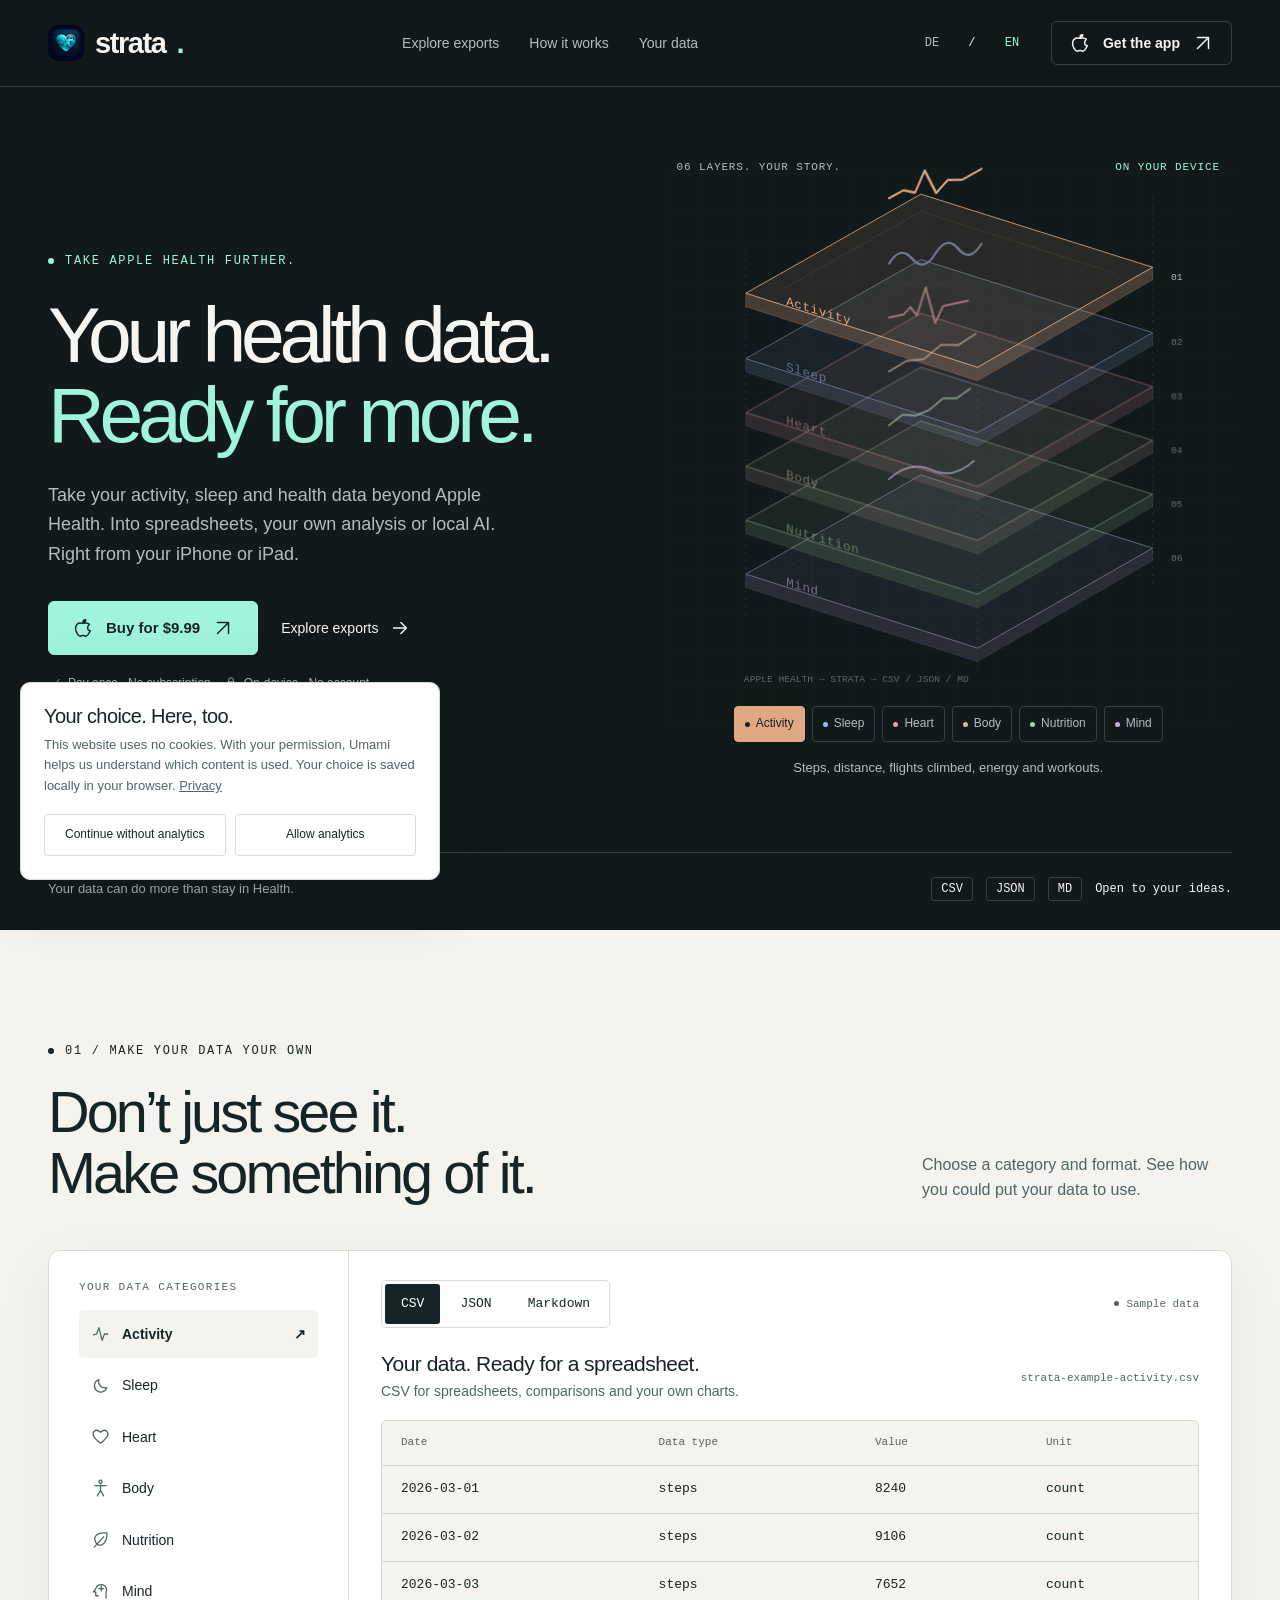
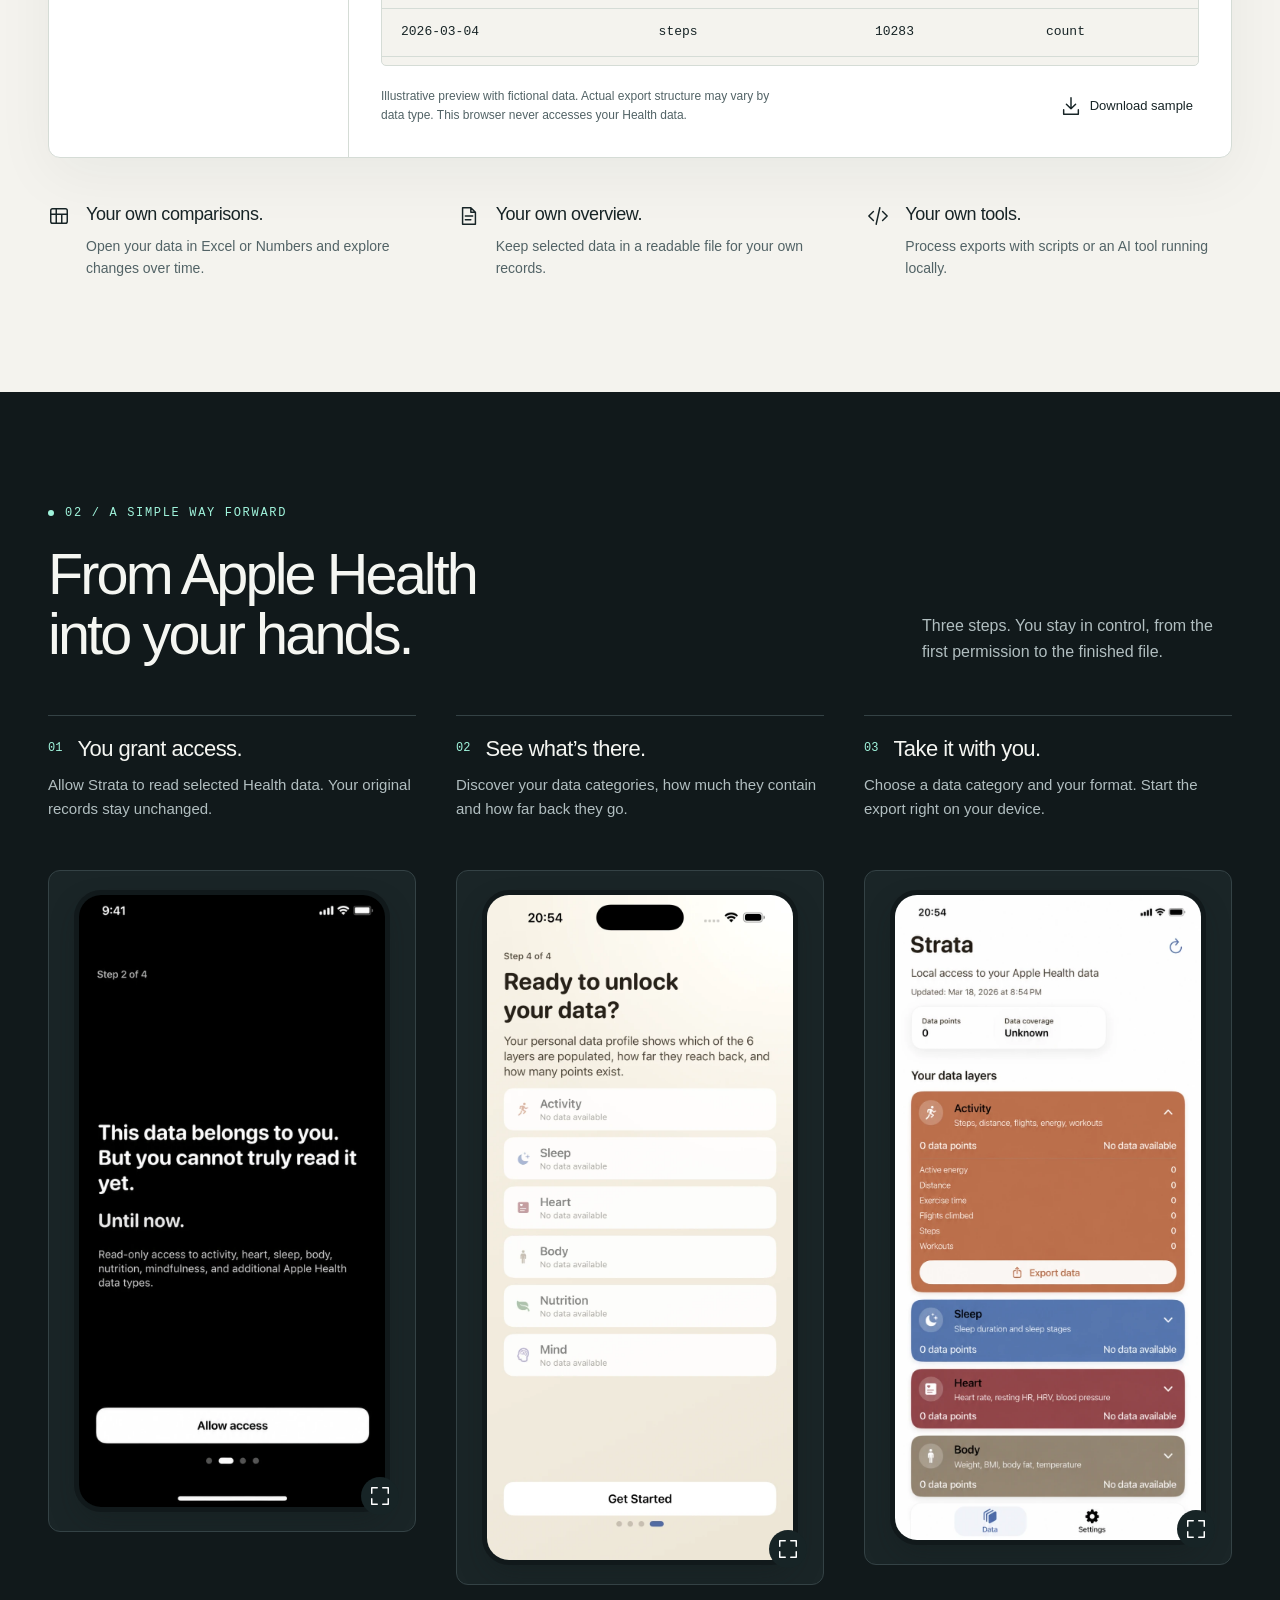
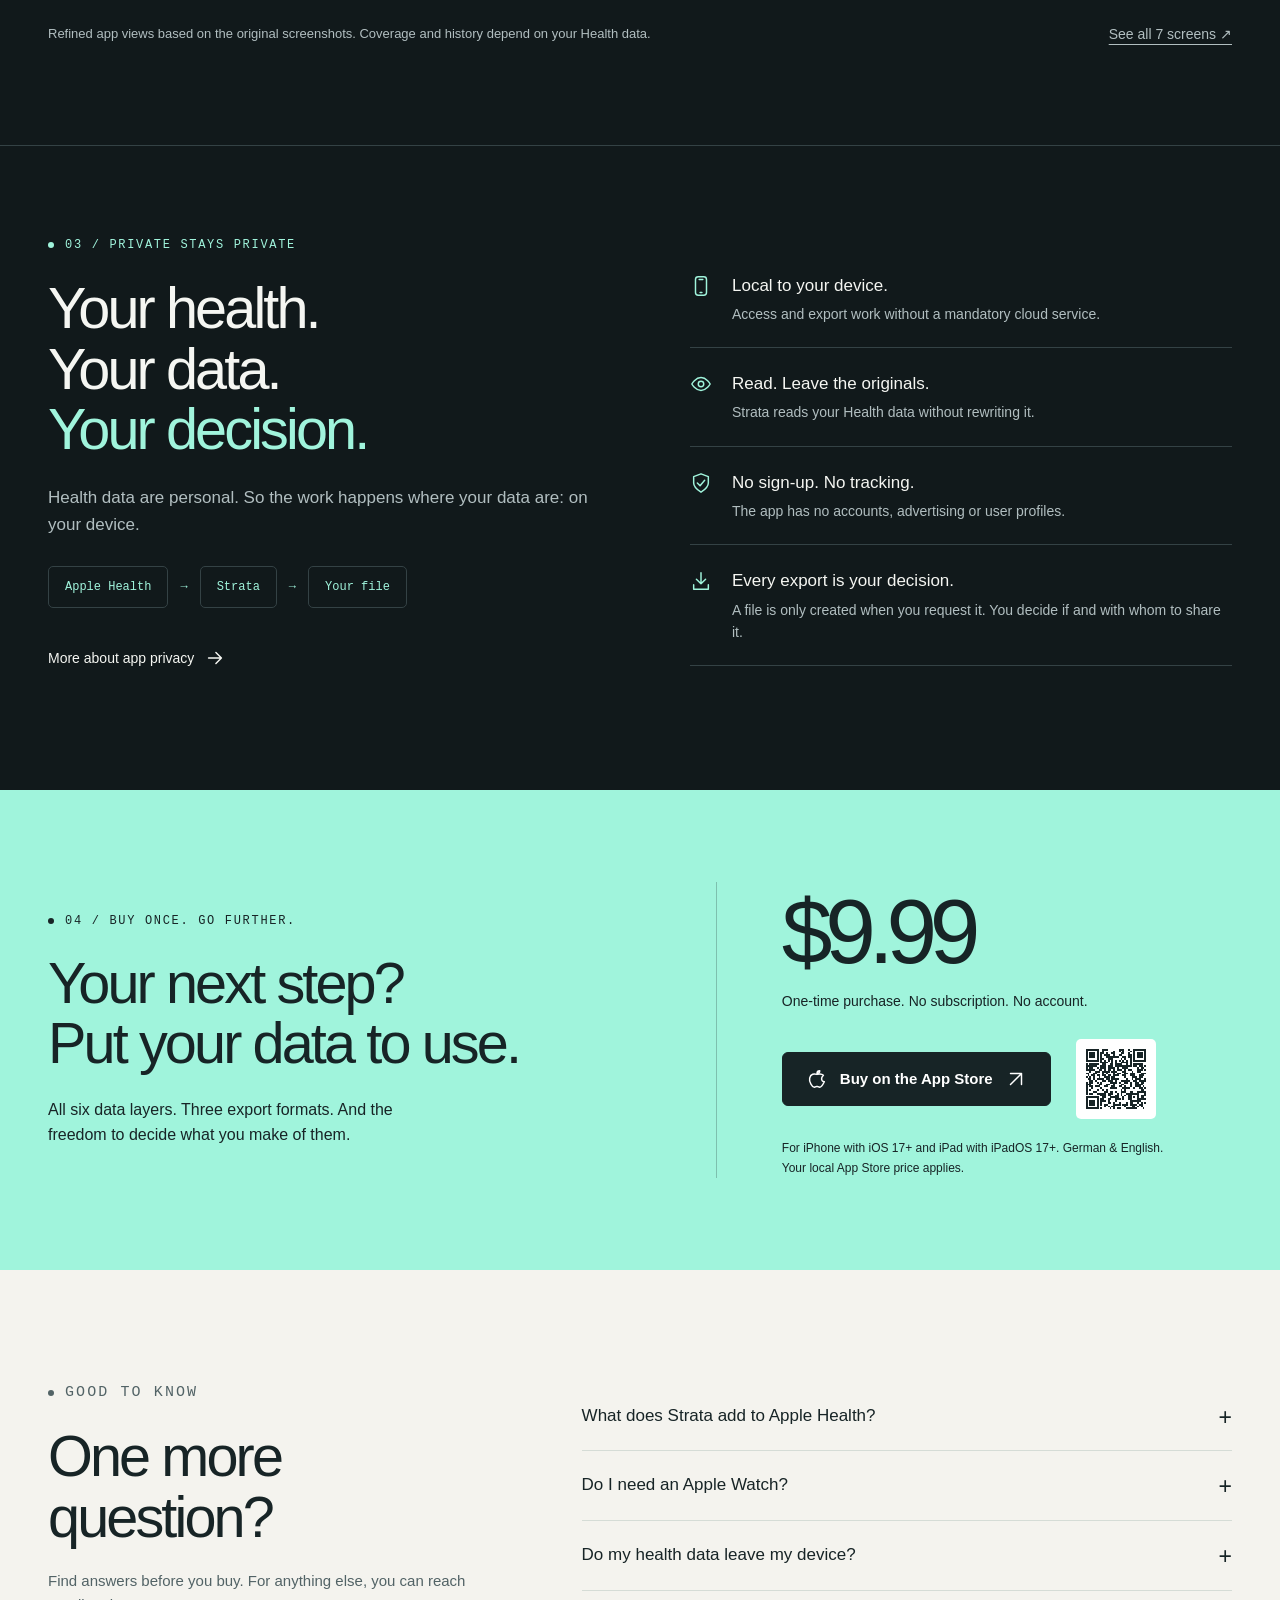
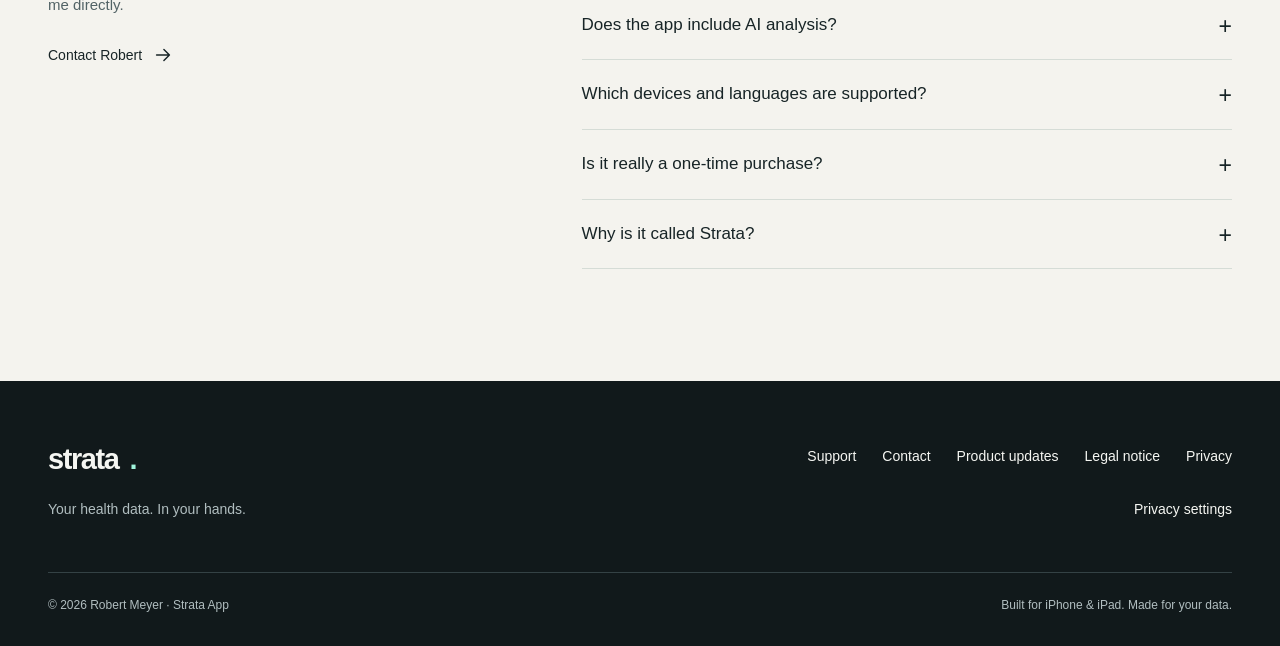
<file: index_en.html>
<!doctype html>
<html lang="en"><head><meta charset="utf-8">
<meta name="viewport" content="width=device-width, initial-scale=1">
<meta name="theme-color" content="#11191b">
<title>Export Apple Health Data: CSV, JSON &amp; Markdown | Strata</title>
<meta name="robots" content="index, follow, max-image-preview:large">
<meta name="referrer" content="strict-origin-when-cross-origin">
<meta name="author" content="Robert Meyer">
<meta name="application-name" content="Strata">
<meta name="apple-itunes-app" content="app-id=6760822991">
<link rel="canonical" href="https://strata-app.de/index_en.html">
<link rel="describedby" href="llms.txt" type="text/plain">
<link rel="icon" href="assets/favicon-32.png" type="image/png" sizes="32x32">
<link rel="icon" href="assets/app-icon.webp" type="image/webp">
<link rel="apple-touch-icon" href="assets/apple-touch-icon.png" sizes="180x180">
<link rel="alternate" hreflang="de" href="https://strata-app.de/">
<link rel="alternate" hreflang="en" href="https://strata-app.de/index_en.html">
<link rel="alternate" hreflang="x-default" href="https://strata-app.de/">
<meta name="description" content="Export Apple Health data to CSV, JSON or Markdown. For spreadsheets, your own analysis and local AI. Strata for iPhone &amp; iPad: a $9.99 one-time purchase.">
<meta property="og:type" content="website">
<meta property="og:locale" content="en_US">
<meta property="og:locale:alternate" content="de_DE">
<meta property="og:site_name" content="Strata App">
<meta property="og:title" content="Export Apple Health Data: CSV, JSON &amp; Markdown | Strata">
<meta property="og:description" content="Export Apple Health data to CSV, JSON or Markdown. For spreadsheets, your own analysis and local AI. Strata for iPhone &amp; iPad: a $9.99 one-time purchase.">
<meta property="og:url" content="https://strata-app.de/index_en.html">
<meta property="og:image" content="https://strata-app.de/assets/social-en.png">
<meta property="og:image:type" content="image/png">
<meta property="og:image:width" content="1200">
<meta property="og:image:height" content="630">
<meta property="og:image:alt" content="Strata: export Apple Health data to CSV, JSON and Markdown.">
<meta name="twitter:card" content="summary_large_image">
<meta name="twitter:title" content="Export Apple Health Data: CSV, JSON &amp; Markdown | Strata">
<meta name="twitter:description" content="Export Apple Health data to CSV, JSON or Markdown. For spreadsheets, your own analysis and local AI. Strata for iPhone &amp; iPad: a $9.99 one-time purchase.">
<meta name="twitter:image" content="https://strata-app.de/assets/social-en.png">
<meta name="twitter:image:alt" content="Strata: export Apple Health data to CSV, JSON and Markdown.">
<script type="application/ld+json">{"@context": "https://schema.org", "@graph": [{"@type": "Person", "@id": "https://strata-app.de/#developer", "name": "Robert Meyer", "url": "https://strata-app.de/support.html#imprint"}, {"@type": "WebSite", "@id": "https://strata-app.de/#website", "url": "https://strata-app.de/", "name": "Strata App", "inLanguage": ["de", "en"], "publisher": {"@id": "https://strata-app.de/#developer"}}, {"@type": "WebPage", "@id": "https://strata-app.de/index_en.html#webpage", "url": "https://strata-app.de/index_en.html", "name": "Export Apple Health Data: CSV, JSON & Markdown | Strata", "description": "Export Apple Health data to CSV, JSON or Markdown. For spreadsheets, your own analysis and local AI. Strata for iPhone & iPad: a $9.99 one-time purchase.", "inLanguage": "en", "dateModified": "2026-09-06", "isPartOf": {"@id": "https://strata-app.de/#website"}, "primaryImageOfPage": {"@type": "ImageObject", "url": "https://strata-app.de/assets/social-en.png", "width": 1200, "height": 630}, "mainEntity": {"@id": "https://strata-app.de/index_en.html#app"}}, {"@type": "SoftwareApplication", "@id": "https://strata-app.de/index_en.html#app", "name": "Strata App", "url": "https://strata-app.de/index_en.html", "description": "Export Apple Health data to CSV, JSON or Markdown. For spreadsheets, your own analysis and local AI. Strata for iPhone & iPad: a $9.99 one-time purchase.", "applicationCategory": "HealthApplication", "operatingSystem": "iOS 17.0 or later; iPadOS 17.0 or later", "inLanguage": ["de", "en"], "author": {"@id": "https://strata-app.de/#developer"}, "image": "https://strata-app.de/assets/app-icon.webp", "downloadUrl": "https://apps.apple.com/us/app/strata-app/id6760822991", "installUrl": "https://apps.apple.com/us/app/strata-app/id6760822991", "featureList": ["Apple Health data export", "CSV", "JSON", "Markdown", "On-device processing", "No subscription"], "offers": {"@type": "Offer", "price": "9.99", "priceCurrency": "USD", "url": "https://apps.apple.com/us/app/strata-app/id6760822991"}}]}</script><style>:root{--bg:#11191b;--surface:#1a2527;--fg:#f5f6f2;--muted:#b1bec0;--border:#344245;--accent:#a0f4dc;--paper:#f4f3ee;--white:#fff;--ink:#172426;--subtle:#526366;--line:#d5dcd6;--activity:#dfa883;--sleep:#a3b7ec;--heart:#e7a2ab;--body:#c9c0a2;--nutrition:#add2a3;--mind:#c4b3e4;--error:#b72d37;--font-body:-apple-system,BlinkMacSystemFont,'Segoe UI',sans-serif;--font-mono:ui-monospace,SFMono-Regular,Consolas,monospace}
*{box-sizing:border-box}html{scroll-behavior:smooth;scroll-padding-top:100px}body{margin:0;background:var(--bg);color:var(--fg);font:16px/1.6 var(--font-body);-webkit-font-smoothing:antialiased}body.modal-open{overflow:hidden}button,input,textarea,select{font:inherit}button,a,input,select,textarea{-webkit-tap-highlight-color:transparent}button{cursor:pointer}button:disabled{cursor:wait;opacity:.65}a{color:inherit;text-decoration:none}button{color:inherit}img,svg{max-width:100%}img{display:block;height:auto}svg.icon{width:22px;height:22px;flex:none;fill:none;stroke:currentColor;stroke-width:1.6;stroke-linecap:round;stroke-linejoin:round}h1,h2,h3,p{margin:0}h1,h2,h3{font-weight:500;line-height:1.05;letter-spacing:-.05em;text-wrap:balance}h2{font-size:clamp(38px,4.5vw,64px)}h3{font-size:25px;letter-spacing:-.025em}p{max-width:65ch}button{border:0;background:none}a,button{touch-action:manipulation}:focus-visible{outline:3px solid var(--accent);outline-offset:5px}.light :focus-visible,dialog :focus-visible{outline-color:var(--ink)}[hidden]{display:none!important}.wrap{width:min(1240px,calc(100% - 96px));margin-inline:auto}.eyebrow{font:12px/1.5 var(--font-mono);letter-spacing:.14em;text-transform:uppercase;display:flex;align-items:center;gap:11px}.eyebrow::before{content:'';width:6px;height:6px;background:currentColor;border-radius:50%}.muted{color:var(--muted)}.light .muted{color:var(--subtle)}.small{font-size:14px;line-height:1.6}.accent{color:var(--accent)}.skip{position:fixed;left:16px;top:-100px;background:var(--accent);color:var(--ink);padding:12px 20px;z-index:200}.skip:focus{top:12px}.nav{position:sticky;top:0;z-index:30;background:color-mix(in srgb,var(--bg) 94%,transparent);backdrop-filter:blur(18px);border-bottom:1px solid var(--border)}.nav-inner{min-height:86px;display:flex;align-items:center;justify-content:space-between;gap:28px}.brand{display:inline-flex;align-items:center;gap:11px;font-size:29px;font-weight:600;letter-spacing:-1.4px}.brand img{width:36px;height:36px;border-radius:10px}.brand .brand-dot{color:var(--accent)}.nav-links{display:flex;gap:30px;font-size:14px;color:var(--muted)}.nav-links a:hover,.footer-links a:hover{color:var(--accent)}.nav-end{display:flex;gap:24px;align-items:center}.language{display:flex;gap:10px;align-items:center;font:12px var(--font-mono)}.language a,.language span{display:inline-flex;align-items:center;justify-content:center;min-width:30px;min-height:44px}.language a{color:var(--muted)}.language [aria-current]{color:var(--accent)}.btn{display:inline-flex;align-items:center;justify-content:center;gap:12px;min-height:54px;padding:14px 23px;border-radius:6px;border:1px solid var(--border);font-size:15px;font-weight:600;line-height:1.35;transition:background .2s,transform .2s}.btn:hover{transform:translateY(-2px);background:var(--surface)}.btn-primary{background:var(--accent);color:var(--ink);border-color:var(--accent)}.btn-primary:hover{background:var(--white);border-color:var(--white)}.btn-small{min-height:42px;padding:10px 17px;font-size:14px}.text-link{display:inline-flex;align-items:center;gap:10px;font-size:14px;min-height:44px}.text-link:hover{color:var(--accent)}.hero{position:relative;overflow:hidden;padding:74px 0 0}.hero-grid{display:grid;grid-template-columns:1.03fr 1fr;align-items:center;gap:32px;min-height:610px}.hero-copy{position:relative;z-index:2;padding-bottom:36px}.hero h1{font-size:clamp(58px,6.15vw,88px);line-height:1.02;letter-spacing:-.067em;margin:25px 0}.hero h1 span{color:var(--accent)}.hero-lead{font-size:18px;line-height:1.65;color:var(--muted);max-width:450px}.hero-actions{display:flex;align-items:center;flex-wrap:wrap;gap:15px 23px;margin:31px 0 19px}.micro-trust{font-size:12px;color:var(--muted);display:flex;gap:13px;flex-wrap:wrap}.micro-trust span{display:inline-flex;align-items:center;gap:6px}.micro-trust svg{width:14px;height:14px}.hero-art{position:relative;min-width:0;align-self:stretch;display:flex;flex-direction:column;justify-content:center;padding-bottom:20px}.art-meta{display:flex;align-items:center;justify-content:space-between;font:11px var(--font-mono);letter-spacing:.08em;text-transform:uppercase;color:var(--muted);padding:0 12px}.art-meta span:last-child{color:var(--accent)}.strata-visual{width:100%;height:auto;overflow:visible}.layer{transition:opacity .3s,transform .35s;transform-box:fill-box;transform-origin:center}.layer.is-active{transform:translateY(-12px)}.layer:not(.is-active){opacity:.55}.hero-art:hover .layer:not(.is-active){opacity:.7}.layer-surface{fill:var(--layer-color);fill-opacity:.12;stroke:var(--layer-color);stroke-opacity:.85;stroke-width:1}.layer-edge{fill:var(--layer-color);fill-opacity:.25;stroke:var(--layer-color);stroke-opacity:.35;stroke-width:.7}.layer-line{stroke:var(--layer-color);fill:none;stroke-width:2.3;stroke-linecap:round;stroke-linejoin:round}.layer-name{fill:var(--layer-color);font:13px var(--font-mono);letter-spacing:.05em}.layer-number{fill:var(--muted);font:10px var(--font-mono)}.layer-picker{display:flex;justify-content:center;flex-wrap:wrap;gap:7px;margin-top:-20px;position:relative;z-index:2}.layer-pick{border:1px solid var(--border);border-radius:4px;padding:7px 10px;min-height:36px;color:var(--muted);font-size:12px;transition:background .2s}.layer-pick[aria-pressed=true]{color:var(--ink);background:var(--layer-color);border-color:var(--layer-color)}.layer-pick::before{content:'';display:inline-block;width:5px;height:5px;background:var(--layer-color);border-radius:50%;margin-right:6px}.layer-pick[aria-pressed=true]::before{background:var(--ink)}.layer-caption{text-align:center;font-size:13px;color:var(--muted);margin:16px auto 0;min-height:42px;max-width:420px}.hero-bottom{border-top:1px solid var(--border);margin-top:32px;display:flex;justify-content:space-between;gap:25px;align-items:center;padding:24px 0 29px;color:var(--muted);font-size:13px}.formats{display:flex;align-items:center;gap:13px;font:12px var(--font-mono);color:var(--fg)}.formats span{border:1px solid var(--border);border-radius:3px;padding:4px 9px}.section{padding:112px 0}.light{background:var(--paper);color:var(--ink);--muted:var(--subtle)}.section-heading{display:flex;align-items:end;justify-content:space-between;gap:60px;margin:22px 0 47px}.section-heading h2{max-width:700px}.section-heading p{max-width:310px;color:var(--subtle);font-size:16px}.demo-layout{display:grid;grid-template-columns:300px minmax(0,1fr);border:1px solid var(--line);background:var(--white);border-radius:12px;overflow:hidden;box-shadow:0 18px 60px color-mix(in srgb,var(--ink) 5%,transparent)}.demo-sidebar{padding:30px;border-right:1px solid var(--line)}.demo-sidebar>p{font:11px var(--font-mono);text-transform:uppercase;letter-spacing:.12em;color:var(--subtle);margin-bottom:17px}.category-button{display:flex;align-items:center;gap:12px;text-align:left;width:100%;padding:13px 12px;min-height:48px;border-radius:5px;font-size:14px;margin:3px 0}.category-button::after{content:'↗';margin-left:auto;opacity:0}.category-button[aria-pressed=true]{background:var(--paper);font-weight:600}.category-button[aria-pressed=true]::after{opacity:1}.category-button .icon{color:var(--subtle);width:19px}.demo-main{padding:29px 32px;min-width:0}.demo-toolbar{display:flex;justify-content:space-between;align-items:center;gap:16px}.format-controls{display:flex;gap:4px;border:1px solid var(--line);border-radius:5px;padding:3px}.format-button{padding:8px 16px;min-height:40px;font:13px var(--font-mono);border-radius:3px}.format-button[aria-pressed=true]{background:var(--ink);color:var(--white)}.sample-label{font:11px var(--font-mono);color:var(--subtle);display:flex;gap:7px;align-items:center}.sample-label::before{content:'';width:5px;height:5px;background:var(--subtle);border-radius:50%}.export-use{display:flex;align-items:center;justify-content:space-between;gap:20px;padding:25px 0 18px}.export-use h3{font-size:21px;margin-bottom:5px}.export-use p{color:var(--subtle);font-size:14px}.file-label{font:11px var(--font-mono);color:var(--subtle)}.export-output{height:246px;overflow:auto;border:1px solid var(--line);border-radius:5px;background:var(--paper)}.export-output table{width:100%;border-collapse:collapse;font:13px/1.6 var(--font-mono);white-space:nowrap}.export-output th,.export-output td{text-align:left;padding:13px 19px;border-bottom:1px solid var(--line)}.export-output th{font-size:11px;font-weight:400;color:var(--subtle)}.export-output pre{font:13px/1.75 var(--font-mono);padding:20px 22px;margin:0;white-space:pre;tab-size:2}.demo-footer{display:flex;justify-content:space-between;align-items:center;gap:24px;margin-top:18px}.demo-footer p{font-size:12px;color:var(--subtle);max-width:400px}.download-link{display:inline-flex;align-items:center;justify-content:center;gap:8px;font-size:13px;white-space:nowrap;min-height:44px}.download-link:hover{text-decoration:underline}.outcomes{display:grid;grid-template-columns:repeat(3,1fr);gap:45px;margin-top:45px}.outcome{display:grid;grid-template-columns:24px 1fr;gap:14px}.outcome .icon{margin-top:2px}.outcome h3{font-size:18px;line-height:1.3;margin-bottom:8px}.outcome p{font-size:14px;color:var(--subtle)}.how{padding-bottom:90px}.how .section-heading p{color:var(--muted)}.workflow{display:grid;grid-template-columns:repeat(3,1fr);gap:40px;margin-top:50px}.step-head{display:flex;align-items:center;gap:15px;padding-top:21px;border-top:1px solid var(--border);margin-bottom:13px}.step-no{color:var(--accent);font:12px var(--font-mono)}.step-head h3{font-size:22px}.step p{color:var(--muted);font-size:15px;margin-bottom:25px;min-height:72px}.screen-btn{display:block;padding:0;overflow:hidden;border-radius:8px;width:100%;text-align:left;position:relative;background:var(--surface)}.screen-btn img{width:100%;transition:transform .5s}.screen-btn:hover img{transform:scale(1.025)}.screen-btn .zoom{position:absolute;bottom:16px;right:16px;display:flex;align-items:center;justify-content:center;width:38px;height:38px;border-radius:50%;background:var(--ink);color:var(--white)}.screen-note{display:flex;align-items:center;justify-content:space-between;gap:25px;margin-top:28px;color:var(--muted);font-size:13px}.screen-note button{font-size:14px;text-decoration:underline;text-underline-offset:5px;padding:10px 0}.privacy-section{border-top:1px solid var(--border);padding:90px 0 110px}.privacy-grid{display:grid;grid-template-columns:1fr 1fr;gap:100px;align-items:center}.privacy-grid h2{margin:24px 0}.privacy-grid .privacy-lead{color:var(--muted);font-size:17px}.privacy-diagram{margin:28px 0;display:flex;align-items:center;gap:12px;font:12px var(--font-mono);color:var(--accent)}.privacy-diagram>span{border:1px solid var(--border);padding:13px 16px;border-radius:5px}.privacy-list{list-style:none;padding:0;margin:0}.privacy-list li{padding:22px 0;border-bottom:1px solid var(--border);display:flex;gap:20px}.privacy-list .icon{color:var(--accent);margin-top:3px}.privacy-list strong{font-size:17px;font-weight:500}.privacy-list p{font-size:14px;color:var(--muted);margin-top:4px}.price-section{padding:92px 0;background:var(--accent);color:var(--ink)}.price-grid{display:grid;grid-template-columns:1.1fr 1fr;gap:100px;align-items:center}.price-grid h2{margin:23px 0}.price-grid>div>p{max-width:390px}.price-details{border-left:1px solid color-mix(in srgb,var(--ink) 25%,transparent);padding-left:65px}.price{font-size:91px;letter-spacing:-.08em;line-height:1.1;margin-bottom:8px;font-weight:500}.price span{font-size:32px;letter-spacing:-.04em;margin-left:9px}.price-sub{font-size:14px;margin-bottom:27px}.price-section .btn{background:var(--ink);color:var(--white);border-color:var(--ink);min-width:245px}.price-section .btn:hover{background:var(--surface)}.price-section :focus-visible{outline-color:var(--ink)}.price-buy{display:flex;align-items:center;gap:25px}.qr{background:var(--white);border-radius:5px;padding:6px;width:80px;height:80px}.requirements{font-size:12px;margin-top:20px;max-width:390px}.faq-layout{display:grid;grid-template-columns:.8fr 1.2fr;gap:100px}.faq-layout h2{margin:22px 0}.faq-layout>.faq-intro>p{color:var(--subtle);font-size:15px}.faq-layout .text-link{margin-top:16px}.faq-layout .text-link:hover{color:var(--ink);text-decoration:underline}details{border-bottom:1px solid var(--line)}summary{list-style:none;cursor:pointer;padding:22px 30px 22px 0;font-size:17px;font-weight:500;position:relative;line-height:1.45}summary::-webkit-details-marker{display:none}summary::after{content:'+';position:absolute;right:0;top:19px;font-size:23px;font-weight:400}details[open] summary::after{content:'−'}details p{padding-bottom:24px;font-size:15px;color:var(--subtle)}.footer{padding:55px 0 30px}.footer-top{display:flex;justify-content:space-between;gap:45px}.footer-about p{font-size:14px;color:var(--muted);margin-top:15px;max-width:300px}.footer-links{display:flex;flex-wrap:wrap;justify-content:end;gap:12px 26px;align-content:start;max-width:520px;font-size:14px}.footer-links>a,.footer-links>button{padding:9px 0;min-height:40px}.footer-links button{font-size:14px}.footer-links button:hover{color:var(--accent)}.footer-bottom{display:flex;justify-content:space-between;align-items:center;gap:20px;border-top:1px solid var(--border);padding-top:23px;margin-top:43px;font-size:12px;color:var(--muted)}.sticky-buy{position:fixed;bottom:0;left:0;right:0;z-index:25;display:none;align-items:center;justify-content:space-between;padding:10px 20px calc(10px + env(safe-area-inset-bottom));background:var(--bg);border-top:1px solid var(--border);gap:15px}.sticky-buy span{font-size:13px}.sticky-buy strong{display:block;font-weight:500}.sticky-buy small{font-size:11px;color:var(--muted)}.cookie{position:fixed;bottom:20px;left:20px;z-index:60;width:min(420px,calc(100% - 40px));background:var(--white);color:var(--ink);border:1px solid var(--line);border-radius:10px;padding:23px;box-shadow:0 12px 60px color-mix(in srgb,var(--bg) 30%,transparent)}.cookie h2{font-size:20px;letter-spacing:-.03em;margin:0 0 8px}.cookie p{font-size:13px;color:var(--subtle)}.cookie p a{text-decoration:underline}.cookie-actions{display:flex;gap:9px;margin-top:17px}.cookie button{padding:10px 13px;flex:1;min-height:42px;font-size:12px;border:1px solid var(--line);border-radius:4px}.cookie button:hover{background:var(--paper)}.cookie :focus-visible{outline-color:var(--ink)}dialog{background:var(--paper);color:var(--ink);border:0;border-radius:12px;width:min(620px,calc(100% - 32px));max-height:90dvh;padding:35px;overscroll-behavior:contain}dialog::backdrop{background:color-mix(in srgb,var(--bg) 82%,transparent);backdrop-filter:blur(8px)}.dialog-header{display:flex;justify-content:space-between;gap:25px;align-items:center;margin-bottom:25px}.dialog-header h2{font-size:30px}.close-dialog{width:44px;height:44px;font-size:30px;flex:none}.form label{display:block;font-size:14px;margin:17px 0 7px;font-weight:500}.form input:not([type=checkbox]),.form textarea,.form select{width:100%;background:var(--white);border:1px solid var(--line);border-radius:5px;padding:11px 13px;color:var(--ink);font-size:16px}.form textarea{resize:vertical;min-height:115px}.form .check-label{display:flex;gap:10px;align-items:start;font-size:12px;font-weight:400;line-height:1.6}.form input[type=checkbox]{margin:4px 0;width:17px;height:17px;flex:none;accent-color:var(--ink)}.form a{text-decoration:underline}.form .btn{margin-top:16px;background:var(--ink);color:var(--white)}.form-status{font-size:14px;margin-top:13px;min-height:22px}.form-status.error{color:var(--error)}.form .honey{display:none}.gallery-dialog{width:min(780px,calc(100% - 28px));background:var(--bg);color:var(--fg);padding:22px}.gallery-dialog .dialog-header{margin-bottom:14px}.gallery-dialog .dialog-header h2{font-size:20px}.gallery-content{display:grid;grid-template-columns:44px minmax(0,1fr) 44px;align-items:center;gap:13px}.gallery-content img{max-height:70dvh;width:auto;margin:auto;border-radius:4px}.gallery-nav{font-size:28px;min-height:48px}.gallery-caption{font:12px var(--font-mono);text-align:center;color:var(--muted);padding-top:15px}.support-hero{padding:85px 0 55px}.support-hero h1{font-size:clamp(48px,6vw,76px);margin:24px 0}.support-hero p{font-size:18px;color:var(--muted);max-width:600px}.support-links{display:flex;flex-wrap:wrap;gap:10px;margin-top:27px}.support-links a{font-size:13px;border:1px solid var(--border);padding:9px 15px;border-radius:4px}.support-content{display:grid;grid-template-columns:240px minmax(0,1fr);gap:70px}.support-toc{align-self:start;position:sticky;top:125px;display:grid;gap:10px;font-size:14px}.support-toc a{padding:8px 0}.support-copy{max-width:790px;min-width:0}.support-copy section{padding:0 0 52px;margin-bottom:52px;border-bottom:1px solid var(--line);scroll-margin-top:120px}.support-copy h2{font-size:36px;margin-bottom:25px}.support-copy h3{font-size:21px;margin:25px 0 12px;letter-spacing:-.02em}.support-copy p,.support-copy li{font-size:16px;color:var(--subtle);margin-bottom:15px}.support-copy a{text-decoration:underline;text-underline-offset:3px;overflow-wrap:anywhere}.support-copy ul{padding-left:22px}.support-copy .btn{text-decoration:none;background:var(--ink);color:var(--white)}.legal-date{font:12px var(--font-mono);margin-top:20px}.support-copy .privacy-settings{padding:10px 16px;border:1px solid var(--ink);border-radius:4px;font-size:14px}.noscript{padding:12px 20px;background:var(--paper);color:var(--ink);font-size:14px;text-align:center}.reveal{animation:arrive .6s ease both}@keyframes arrive{from{opacity:0;transform:translateY(12px)}to{opacity:1;transform:translateY(0)}}
@media(min-width:1600px){.hero{padding-top:100px}.hero-grid{min-height:670px}}
@media(max-width:1100px){.wrap{width:calc(100% - 64px)}.nav-links{gap:20px}.nav-end{gap:16px}.hero-grid{gap:10px}.hero h1{font-size:66px}.hero-lead{font-size:17px}.hero-actions{gap:13px}.hero .btn{font-size:14px;padding:14px 18px}.hero-art{margin-right:-20px}.demo-layout{grid-template-columns:230px 1fr}.demo-sidebar{padding:24px 18px}.demo-main{padding:24px}.section-heading{gap:30px}.privacy-grid,.price-grid,.faq-layout{gap:55px}.price-details{padding-left:40px}.workflow{gap:24px}.step p{min-height:96px}.layer-pick{font-size:11px;padding:6px 8px}.hero-grid{min-height:580px}}
@media(max-width:850px){.nav-links{display:none}.hero{padding-top:58px}.hero-grid{grid-template-columns:1fr;gap:18px}.hero-copy{padding-bottom:0}.hero h1{font-size:clamp(57px,10vw,80px);max-width:670px}.hero-lead{max-width:560px}.hero-art{width:min(540px,100%);margin:5px auto 0}.art-meta{padding-top:15px}.hero-bottom{margin-top:10px}.hero-bottom>span{max-width:260px}.section{padding:80px 0}.section-heading{display:block}.section-heading p{max-width:550px;margin-top:22px}.demo-layout{grid-template-columns:1fr}.demo-sidebar{border-right:0;border-bottom:1px solid var(--line);padding:20px 22px}.demo-sidebar>p{margin-bottom:9px}.category-list{display:grid;grid-template-columns:repeat(3,1fr);gap:0 7px}.category-button{font-size:13px;padding:10px}.category-button::after{display:none}.outcomes{gap:24px}.workflow{gap:18px}.step-head{gap:9px}.step-head h3{font-size:19px}.step p{font-size:14px;min-height:110px}.privacy-grid,.price-grid,.faq-layout{grid-template-columns:1fr;gap:35px}.privacy-grid h2{max-width:600px}.privacy-section{padding:70px 0 80px}.privacy-list{display:grid;grid-template-columns:1fr 1fr;gap:0 30px}.price-details{padding:30px 0 0;border-left:0;border-top:1px solid color-mix(in srgb,var(--ink) 25%,transparent)}.price-buy{justify-content:start}.price{font-size:78px}.price-grid h2{max-width:620px}.footer-top{display:block}.footer-links{justify-content:start;margin-top:30px;max-width:none}.support-content{grid-template-columns:1fr}.support-toc{display:none}}
@media(max-width:540px){.wrap{width:calc(100% - 40px)}.nav-inner{min-height:70px;gap:12px}.brand{font-size:26px}.brand img{width:31px;height:31px}.nav-end{gap:12px}.nav-end>.btn{display:none}.hero{padding-top:43px}.hero h1{font-size:57px;letter-spacing:-.065em;margin:23px 0}.hero-lead{font-size:16px;line-height:1.65}.eyebrow{font-size:10px}.hero-actions{margin-top:25px;gap:9px 20px}.hero-actions .btn{width:100%;min-height:54px}.hero-actions .text-link{font-size:14px}.micro-trust{font-size:11px;gap:8px 13px}.hero-art{margin-top:20px}.layer-picker{margin-top:-15px;gap:5px}.layer-pick{font-size:11px;padding:7px 9px}.layer-caption{font-size:12px;min-height:42px}.art-meta{font-size:9px}.hero-bottom{align-items:start;flex-direction:column;gap:13px;padding:20px 0 25px}.hero-bottom>span{max-width:none;font-size:12px}.formats{font-size:10px}.section{padding:65px 0}h2{font-size:41px;letter-spacing:-.055em}.section-heading{margin-top:19px;margin-bottom:29px}.section-heading p{font-size:15px}.demo-sidebar{padding:18px 12px}.category-list{gap:0}.category-button{font-size:12px;gap:7px;padding:9px 8px}.category-button .icon{width:16px}.demo-main{padding:18px 14px}.demo-toolbar{flex-wrap:wrap;gap:12px}.format-controls{flex:1}.format-button{padding:8px 12px;font-size:12px;flex:1}.sample-label{font-size:10px}.export-use{padding:22px 0 16px}.export-use h3{font-size:19px}.export-use p{font-size:13px}.file-label{display:none}.export-output{height:241px}.export-output td,.export-output th{padding:12px;font-size:11px}.export-output pre{padding:16px;font-size:11px}.demo-footer{display:block}.demo-footer p{font-size:11px}.download-link{margin-top:6px;font-size:12px}.outcomes{grid-template-columns:1fr;gap:25px;margin-top:32px}.outcome h3{font-size:18px}.workflow{display:flex;flex-direction:column;gap:42px;margin-top:30px}.step{display:grid;grid-template-columns:1fr 140px;gap:0 20px;align-items:start}.step-head{grid-column:1;margin:0 0 13px;align-items:start}.step-head h3{font-size:22px}.step p{grid-column:1;font-size:14px;min-height:0;margin-bottom:0}.screen-btn{grid-column:2;grid-row:1/3}.screen-btn .zoom{bottom:8px;right:8px;width:28px;height:28px}.screen-btn .zoom .icon{width:15px}.screen-note{align-items:start;flex-direction:column;gap:7px;font-size:12px}.privacy-section{padding:58px 0 70px}.privacy-list{grid-template-columns:1fr}.privacy-grid{gap:15px}.privacy-grid .privacy-lead{font-size:16px}.privacy-diagram{font-size:10px;gap:8px}.privacy-diagram>span{padding:11px}.price-section{padding:65px 0}.price-grid{gap:22px}.price{font-size:76px}.price span{font-size:25px}.price-buy{gap:18px}.price-section .btn{min-width:0;flex:1;font-size:14px;padding:15px}.qr{width:62px;height:62px}.requirements{font-size:11px}.faq-layout{gap:18px}summary{font-size:16px}details p{font-size:14px}.footer{padding-bottom:110px}.footer-links{gap:5px 23px;font-size:13px}.footer-links button{font-size:13px}.footer-bottom{align-items:start;flex-direction:column;gap:9px;font-size:11px}.sticky-buy{display:flex}.sticky-buy .btn{min-height:42px;font-size:12px;padding:11px 16px}.cookie{bottom:91px;left:12px;width:calc(100% - 24px);padding:18px}.cookie p{font-size:12px}.cookie h2{font-size:18px}.cookie button{font-size:11px;padding:9px}.cookie-actions{margin-top:12px}dialog{padding:23px;max-height:92dvh}.dialog-header h2{font-size:25px}.gallery-dialog{padding:14px}.gallery-content{grid-template-columns:30px minmax(0,1fr) 30px;gap:3px}.gallery-nav{font-size:22px;padding:0}.support-hero{padding:55px 0 40px}.support-hero h1{font-size:49px}.support-hero p{font-size:16px}.support-copy h2{font-size:32px}.support-copy p,.support-copy li{font-size:15px}}
@media(max-width:370px){.hero h1{font-size:50px}.wrap{width:calc(100% - 32px)}.micro-trust{font-size:10px}.step{grid-template-columns:1fr 116px;gap:0 15px}.step-head h3{font-size:19px}.category-button{font-size:11px}.category-button .icon{width:14px}.price-buy{gap:10px}}
@media(prefers-reduced-motion:reduce){html{scroll-behavior:auto}*,*::before,*::after{animation:none!important;transition:none!important}.layer.is-active{transform:none}.btn:hover,.screen-btn:hover img{transform:none}}
/* Clean app imagery: captions stay in HTML, separate from the screen. */
.screen-btn{padding:24px 30px;background:var(--surface);border:1px solid var(--border);border-radius:12px}
.screen-btn img{border-radius:22px;box-shadow:0 0 0 5px var(--bg),0 12px 28px color-mix(in srgb,var(--bg) 35%,transparent)}
.gallery-content img{border-radius:18px}
@media(max-width:850px){.screen-btn{padding:18px 20px}.screen-btn img{border-radius:16px}}
@media(max-width:540px){.screen-btn{padding:8px;border-radius:10px}.screen-btn img{border-radius:12px;box-shadow:0 0 0 2px var(--bg)}.screen-btn .zoom{bottom:12px;right:12px}}
</style></head><body><a class="skip" href="#main">Skip to content</a><header class="nav"><div class="wrap nav-inner"><a class="brand" href="index_en.html" aria-label="Strata home"><img src="assets/app-icon.webp" width="36" height="36" alt="">strata<span class="brand-dot">.</span></a><nav class="nav-links" aria-label="Main navigation"><a href="#export">Explore exports</a><a href="#how">How it works</a><a href="#privacy">Your data</a></nav><div class="nav-end"><nav class="language" aria-label="Language"><a href="index.html" lang="de" hreflang="de" >DE</a><span aria-hidden="true">/</span><a href="index_en.html" lang="en" hreflang="en" aria-current="page">EN</a></nav><a class="btn btn-small" href="https://apps.apple.com/us/app/strata-app/id6760822991" target="_blank" rel="noopener noreferrer" data-store="navigation"><svg class="icon" viewBox="0 0 24 24" aria-hidden="true"><path d="M15 3c0 2-1 3-3 3 0-2 1-3 3-3Z"/><path d="M17 12c0-2 1-3 2-4-2-2-4-2-7-1-3-1-7-1-8 4-1 4 3 10 5 10l3-1 3 1c2 0 4-4 5-6-2 0-3-2-3-3Z"/></svg>Get the app<svg class="icon" viewBox="0 0 24 24" aria-hidden="true"><path d="M6 18 18 6M6 6h12v12"/></svg></a></div></div></header><noscript><div class="noscript">The interactive preview needs JavaScript. App information and purchase links are available without it. Contact: <a href="mailto:rm@kostenmanager.net">rm@kostenmanager.net</a></div></noscript><main id="main"><section class="hero"><div class="wrap"><div class="hero-grid"><div class="hero-copy reveal"><p class="eyebrow accent">Take Apple Health further.</p><h1>Your health data.<br><span>Ready for more.</span></h1><p class="hero-lead">Take your activity, sleep and health data beyond Apple Health. Into spreadsheets, your own analysis or local AI. Right from your iPhone or iPad.</p><div class="hero-actions"><a class="btn btn-primary" href="https://apps.apple.com/us/app/strata-app/id6760822991" target="_blank" rel="noopener noreferrer" data-store="hero"><svg class="icon" viewBox="0 0 24 24" aria-hidden="true"><path d="M15 3c0 2-1 3-3 3 0-2 1-3 3-3Z"/><path d="M17 12c0-2 1-3 2-4-2-2-4-2-7-1-3-1-7-1-8 4-1 4 3 10 5 10l3-1 3 1c2 0 4-4 5-6-2 0-3-2-3-3Z"/></svg>Buy for $9.99<svg class="icon" viewBox="0 0 24 24" aria-hidden="true"><path d="M6 18 18 6M6 6h12v12"/></svg></a><a class="text-link" href="#export">Explore exports<svg class="icon" viewBox="0 0 24 24" aria-hidden="true"><path d="M5 12h14m-6-6 6 6-6 6"/></svg></a></div><div class="micro-trust"><span><svg class="icon" viewBox="0 0 24 24" aria-hidden="true"><path d="m5 12 4 4L19 6"/></svg>Pay once · No subscription</span><span><svg class="icon" viewBox="0 0 24 24" aria-hidden="true"><rect x="5" y="10" width="14" height="11" rx="3"/><path d="M8 10V7a4 4 0 0 1 8 0v3m-4 5v2"/></svg>On-device · No account</span></div></div><div class="hero-art reveal"><div class="art-meta"><span>06 layers. Your story.</span><span>On your device</span></div><svg class="strata-visual" viewBox="0 0 590 575" aria-hidden="true"><defs><pattern id="grid" width="38" height="38" patternUnits="userSpaceOnUse"><path d="M38 0H0v38" fill="none" stroke="currentColor" stroke-opacity=".035"/></pattern></defs><rect width="590" height="575" fill="url(#grid)"/><path d="M84 82v378m241-321v378M507 25v403" stroke="currentColor" stroke-opacity=".12" stroke-dasharray="2 6"/><g class="layer " data-layer-index="5" style="--layer-color:var(--mind)"><g transform="translate(0 370)"><path class="layer-edge" d="M84 47 325 124 507 20v13L325 138 84 61Z"/><path class="layer-surface" d="m84 47 182-103 241 76-182 104Z"/><path d="m122 43 144-81 201 64" fill="none" stroke="currentColor" stroke-opacity=".07"/><g transform="translate(5 27) skewY(17)"><text class="layer-name" x="121" y="-5">Mind</text></g><g transform="translate(8 -5) skewY(-12)"><path class="layer-line" d="M 225 1 q 22 -15 44 0 t 44 0"/></g><text class="layer-number" x="526" y="33">06</text></g></g><g class="layer " data-layer-index="4" style="--layer-color:var(--nutrition)"><g transform="translate(0 314)"><path class="layer-edge" d="M84 47 325 124 507 20v13L325 138 84 61Z"/><path class="layer-surface" d="m84 47 182-103 241 76-182 104Z"/><path d="m122 43 144-81 201 64" fill="none" stroke="currentColor" stroke-opacity=".07"/><g transform="translate(5 27) skewY(17)"><text class="layer-name" x="121" y="-5">Nutrition</text></g><g transform="translate(8 -5) skewY(-12)"><path class="layer-line" d="M 225 1 l 14 -8 14 4 14 -3 14 -9 14 3 14 -7"/></g><text class="layer-number" x="526" y="33">05</text></g></g><g class="layer " data-layer-index="3" style="--layer-color:var(--body)"><g transform="translate(0 258)"><path class="layer-edge" d="M84 47 325 124 507 20v13L325 138 84 61Z"/><path class="layer-surface" d="m84 47 182-103 241 76-182 104Z"/><path d="m122 43 144-81 201 64" fill="none" stroke="currentColor" stroke-opacity=".07"/><g transform="translate(5 27) skewY(17)"><text class="layer-name" x="121" y="-5">Body</text></g><g transform="translate(8 -5) skewY(-12)"><path class="layer-line" d="M 225 1 l 18 -7 18 2 18 -11 18 4 18 -8"/></g><text class="layer-number" x="526" y="33">04</text></g></g><g class="layer " data-layer-index="2" style="--layer-color:var(--heart)"><g transform="translate(0 202)"><path class="layer-edge" d="M84 47 325 124 507 20v13L325 138 84 61Z"/><path class="layer-surface" d="m84 47 182-103 241 76-182 104Z"/><path d="m122 43 144-81 201 64" fill="none" stroke="currentColor" stroke-opacity=".07"/><g transform="translate(5 27) skewY(17)"><text class="layer-name" x="121" y="-5">Heart</text></g><g transform="translate(8 -5) skewY(-12)"><path class="layer-line" d="M 225 1 h 15 l 7 -6 7 10 9 -27 10 39 8 -16 h 26"/></g><text class="layer-number" x="526" y="33">03</text></g></g><g class="layer " data-layer-index="1" style="--layer-color:var(--sleep)"><g transform="translate(0 146)"><path class="layer-edge" d="M84 47 325 124 507 20v13L325 138 84 61Z"/><path class="layer-surface" d="m84 47 182-103 241 76-182 104Z"/><path d="m122 43 144-81 201 64" fill="none" stroke="currentColor" stroke-opacity=".07"/><g transform="translate(5 27) skewY(17)"><text class="layer-name" x="121" y="-5">Sleep</text></g><g transform="translate(8 -5) skewY(-12)"><path class="layer-line" d="M 225 1 q 12 -17 24 0 t 24 0 t 24 0 t 24 0"/></g><text class="layer-number" x="526" y="33">02</text></g></g><g class="layer is-active" data-layer-index="0" style="--layer-color:var(--activity)"><g transform="translate(0 90)"><path class="layer-edge" d="M84 47 325 124 507 20v13L325 138 84 61Z"/><path class="layer-surface" d="m84 47 182-103 241 76-182 104Z"/><path d="m122 43 144-81 201 64" fill="none" stroke="currentColor" stroke-opacity=".07"/><g transform="translate(5 27) skewY(17)"><text class="layer-name" x="121" y="-5">Activity</text></g><g transform="translate(8 -5) skewY(-12)"><path class="layer-line" d="M 225 1 l 15 -5 12 5 10 -21 12 26 12 -11 15 3 20 -7"/></g><text class="layer-number" x="526" y="33">01</text></g></g><text x="82" y="529" fill="currentColor" opacity=".35" font-family="monospace" font-size="10">APPLE HEALTH → STRATA → CSV / JSON / MD</text></svg><div class="layer-picker" role="group" aria-label="Explore a data layer"><button class="layer-pick" type="button" data-layer-select="0" aria-pressed="true" style="--layer-color:var(--activity)">Activity</button><button class="layer-pick" type="button" data-layer-select="1" aria-pressed="false" style="--layer-color:var(--sleep)">Sleep</button><button class="layer-pick" type="button" data-layer-select="2" aria-pressed="false" style="--layer-color:var(--heart)">Heart</button><button class="layer-pick" type="button" data-layer-select="3" aria-pressed="false" style="--layer-color:var(--body)">Body</button><button class="layer-pick" type="button" data-layer-select="4" aria-pressed="false" style="--layer-color:var(--nutrition)">Nutrition</button><button class="layer-pick" type="button" data-layer-select="5" aria-pressed="false" style="--layer-color:var(--mind)">Mind</button></div><p class="layer-caption" id="layer-caption" aria-live="polite">Steps, distance, flights climbed, energy and workouts.</p></div></div><div class="hero-bottom"><span>Your data can do more than stay in Health.</span><div class="formats"><span>CSV</span><span>JSON</span><span>MD</span>Open to your ideas.</div></div></div></section>
<section class="section light" id="export"><div class="wrap"><p class="eyebrow">01 / Make your data your own</p><div class="section-heading"><h2>Don’t just see it.<br>Make something of it.</h2><p>Choose a category and format. See how you could put your data to use.</p></div><div class="demo-layout"><div class="demo-sidebar"><p>Your data categories</p><div class="category-list" role="group" aria-label="Sample category"><button class="category-button" type="button" data-category="0" aria-pressed="true"><svg class="icon" viewBox="0 0 24 24" aria-hidden="true"><path d="m3 13 4-1 3-8 4 16 3-8h4"/></svg>Activity</button><button class="category-button" type="button" data-category="1" aria-pressed="false"><svg class="icon" viewBox="0 0 24 24" aria-hidden="true"><path d="M20 14a8 8 0 0 1-10-10A8 8 0 1 0 20 14Z"/></svg>Sleep</button><button class="category-button" type="button" data-category="2" aria-pressed="false"><svg class="icon" viewBox="0 0 24 24" aria-hidden="true"><path d="M20 5c-3-3-6-1-8 1-2-2-5-4-8-1-4 4 1 9 8 15 7-6 12-11 8-15Z"/></svg>Heart</button><button class="category-button" type="button" data-category="3" aria-pressed="false"><svg class="icon" viewBox="0 0 24 24" aria-hidden="true"><circle cx="12" cy="4" r="2"/><path d="M5 9h14m-7-1v7m0 0-4 7m4-7 4 7"/></svg>Body</button><button class="category-button" type="button" data-category="4" aria-pressed="false"><svg class="icon" viewBox="0 0 24 24" aria-hidden="true"><path d="M20 3C8 2 2 7 6 15s15 2 14-12ZM4 21 16 8"/></svg>Nutrition</button><button class="category-button" type="button" data-category="5" aria-pressed="false"><svg class="icon" viewBox="0 0 24 24" aria-hidden="true"><path d="M9 18H6v-5H3l3-4a7 7 0 1 1 13 5v7M10 9h6m-3-3v6"/></svg>Mind</button></div></div><div class="demo-main"><div class="demo-toolbar"><div class="format-controls" role="group" aria-label="Export format"><button class="format-button" type="button" data-format="csv" aria-pressed="true">CSV</button><button class="format-button" type="button" data-format="json" aria-pressed="false">JSON</button><button class="format-button" type="button" data-format="markdown" aria-pressed="false">Markdown</button></div><span class="sample-label">Sample data</span></div><div class="export-use" aria-live="polite"><div><h3 id="export-title">Your data. Ready for a spreadsheet.</h3><p id="export-desc">CSV for spreadsheets, comparisons and your own charts.</p></div><span class="file-label" id="file-label">strata-example-activity.csv</span></div><div class="export-output" id="export-output" tabindex="0" role="region" aria-label="Sample output"><pre>date,type,value,unit
2026-03-01,steps,8240,count
2026-03-02,steps,9106,count</pre></div><div class="demo-footer"><p>Illustrative preview with fictional data. Actual export structure may vary by data type. This browser never accesses your Health data.</p><button class="download-link" type="button" id="download-sample"><svg class="icon" viewBox="0 0 24 24" aria-hidden="true"><path d="M12 3v12m-5-5 5 5 5-5M4 16v5h16v-5"/></svg>Download sample</button></div></div></div><div class="outcomes"><article class="outcome"><svg class="icon" viewBox="0 0 24 24" aria-hidden="true"><rect x="3" y="4" width="18" height="16" rx="2"/><path d="M3 10h18M9 4v16m6-10v10"/></svg><div><h3>Your own comparisons.</h3><p>Open your data in Excel or Numbers and explore changes over time.</p></div></article><article class="outcome"><svg class="icon" viewBox="0 0 24 24" aria-hidden="true"><path d="M14 3H5v18h14V8l-5-5v5h5M8 12h8m-8 4h6"/></svg><div><h3>Your own overview.</h3><p>Keep selected data in a readable file for your own records.</p></div></article><article class="outcome"><svg class="icon" viewBox="0 0 24 24" aria-hidden="true"><path d="m7 7-5 5 5 5m10-10 5 5-5 5M14 3l-4 18"/></svg><div><h3>Your own tools.</h3><p>Process exports with scripts or an AI tool running locally.</p></div></article></div></div></section>
<section class="section how" id="how"><div class="wrap"><p class="eyebrow accent">02 / A simple way forward</p><div class="section-heading"><h2>From Apple Health<br>into your hands.</h2><p>Three steps. You stay in control, from the first permission to the finished file.</p></div><div class="workflow"><article class="step"><div class="step-head"><span class="step-no">01</span><h3>You grant access.</h3></div><p>Allow Strata to read selected Health data. Your original records stay unchanged.</p><button class="screen-btn" type="button" data-shot="1" aria-label="Enlarge screenshot: Access with clarity"><img src="assets/en/02-freigabe-clean.webp" alt="Access with clarity" width="800" height="1600" loading="lazy" decoding="async"><span class="zoom"><svg class="icon" viewBox="0 0 24 24" aria-hidden="true"><path d="M9 3H3v6m12-6h6v6M3 15v6h6m12-6v6h-6"/></svg></span></button></article><article class="step"><div class="step-head"><span class="step-no">02</span><h3>See what’s there.</h3></div><p>Discover your data categories, how much they contain and how far back they go.</p><button class="screen-btn" type="button" data-shot="3" aria-label="Enlarge screenshot: Your data profile"><img src="assets/en/04-uebersicht-clean.webp" alt="Your data profile" width="800" height="1739" loading="lazy" decoding="async"><span class="zoom"><svg class="icon" viewBox="0 0 24 24" aria-hidden="true"><path d="M9 3H3v6m12-6h6v6M3 15v6h6m12-6v6h-6"/></svg></span></button></article><article class="step"><div class="step-head"><span class="step-no">03</span><h3>Take it with you.</h3></div><p>Choose a data category and your format. Start the export right on your device.</p><button class="screen-btn" type="button" data-shot="5" aria-label="Enlarge screenshot: Export what you need"><img src="assets/en/06-eigene-auswertung-clean.webp" alt="Export what you need" width="800" height="1687" loading="lazy" decoding="async"><span class="zoom"><svg class="icon" viewBox="0 0 24 24" aria-hidden="true"><path d="M9 3H3v6m12-6h6v6M3 15v6h6m12-6v6h-6"/></svg></span></button></article></div><div class="screen-note"><span>Refined app views based on the original screenshots. Coverage and history depend on your Health data.</span><button type="button" data-shot="0">See all 7 screens ↗</button></div></div></section>
<section class="privacy-section" id="privacy"><div class="wrap privacy-grid"><div><p class="eyebrow accent">03 / Private stays private</p><h2>Your health.<br>Your data.<br><span class="accent">Your decision.</span></h2><p class="privacy-lead">Health data are personal. So the work happens where your data are: on your device.</p><div class="privacy-diagram"><span>Apple Health</span> → <span>Strata</span> → <span>Your file</span></div><a href="support_eng.html#app-privacy" class="text-link">More about app privacy<svg class="icon" viewBox="0 0 24 24" aria-hidden="true"><path d="M5 12h14m-6-6 6 6-6 6"/></svg></a></div><ul class="privacy-list"><li><svg class="icon" viewBox="0 0 24 24" aria-hidden="true"><rect x="6" y="2" width="12" height="20" rx="3"/><path d="M10 5h4m-3 14h2"/></svg><div><strong>Local to your device.</strong><p>Access and export work without a mandatory cloud service.</p></div></li><li><svg class="icon" viewBox="0 0 24 24" aria-hidden="true"><path d="M2 12s4-7 10-7 10 7 10 7-4 7-10 7S2 12 2 12Z"/><circle cx="12" cy="12" r="3"/></svg><div><strong>Read. Leave the originals.</strong><p>Strata reads your Health data without rewriting it.</p></div></li><li><svg class="icon" viewBox="0 0 24 24" aria-hidden="true"><path d="m12 2 8 3v7c0 5-8 10-8 10S4 17 4 12V5l8-3Z"/><path d="m8 12 3 3 5-6"/></svg><div><strong>No sign-up. No tracking.</strong><p>The app has no accounts, advertising or user profiles.</p></div></li><li><svg class="icon" viewBox="0 0 24 24" aria-hidden="true"><path d="M12 3v12m-5-5 5 5 5-5M4 16v5h16v-5"/></svg><div><strong>Every export is your decision.</strong><p>A file is only created when you request it. You decide if and with whom to share it.</p></div></li></ul></div></section>
<section class="price-section" id="buy"><div class="wrap price-grid"><div><p class="eyebrow">04 / Buy once. Go further.</p><h2>Your next step?<br>Put your data to use.</h2><p>All six data layers. Three export formats. And the freedom to decide what you make of them.</p></div><div class="price-details"><div class="price">$9.99</div><p class="price-sub">One-time purchase. No subscription. No account.</p><div class="price-buy"><a class="btn btn-primary" href="https://apps.apple.com/us/app/strata-app/id6760822991" target="_blank" rel="noopener noreferrer" data-store="pricing"><svg class="icon" viewBox="0 0 24 24" aria-hidden="true"><path d="M15 3c0 2-1 3-3 3 0-2 1-3 3-3Z"/><path d="M17 12c0-2 1-3 2-4-2-2-4-2-7-1-3-1-7-1-8 4-1 4 3 10 5 10l3-1 3 1c2 0 4-4 5-6-2 0-3-2-3-3Z"/></svg>Buy on the App Store<svg class="icon" viewBox="0 0 24 24" aria-hidden="true"><path d="M6 18 18 6M6 6h12v12"/></svg></a><a href="https://apps.apple.com/us/app/strata-app/id6760822991" target="_blank" rel="noopener noreferrer" data-store="qr" aria-label="QR code: Strata on the App Store"><img class="qr" src="assets/qr-en.svg" width="80" height="80" alt="Scan with your iPhone to open Strata on the App Store" loading="lazy"></a></div><p class="requirements">For iPhone with iOS 17+ and iPad with iPadOS 17+. German & English. Your local App Store price applies.</p></div></div></section>
<section class="section light" id="faq"><div class="wrap faq-layout"><div class="faq-intro"><p class="eyebrow">Good to know</p><h2>One more question?</h2><p>Find answers before you buy. For anything else, you can reach me directly.</p><a class="text-link" href="support_eng.html#contact" data-contact="support">Contact Robert<svg class="icon" viewBox="0 0 24 24" aria-hidden="true"><path d="M5 12h14m-6-6 6 6-6 6"/></svg></a></div><div><details><summary>What does Strata add to Apple Health?</summary><p>Strata shows your existing records as data layers and exports them to CSV, JSON or Markdown. You can then use them in spreadsheets, your own scripts or local AI tools.</p></details><details><summary>Do I need an Apple Watch?</summary><p>What matters is the data already in Apple Health and the read access you grant. An Apple Watch can contribute data, as can your iPhone and other Health-connected apps. An empty category has nothing to export.</p></details><details><summary>Do my health data leave my device?</summary><p>Strata processes and exports on-device. The app does not automatically upload your health data to a server. If you choose to share an export or upload it to another tool, that tool’s terms apply.</p></details><details><summary>Does the app include AI analysis?</summary><p>Strata provides structured data. Analysis happens in a tool you choose, such as an AI model running locally. Strata does not provide diagnoses, treatment recommendations or medical interpretations.</p></details><details><summary>Which devices and languages are supported?</summary><p>Strata is available for iPhone with iOS 17 or later and iPad with iPadOS 17 or later. The interface supports German and English. Available data depend on your device, Health records and read permissions.</p></details><details><summary>Is it really a one-time purchase?</summary><p>Yes. Strata is a one-time purchase with no subscription. The US App Store currently lists $9.99. Your purchase is charged at the price displayed in your local App Store.</p></details><details><summary>Why is it called Strata?</summary><p>Strata means layers. The app organises your health records into six data layers, from activity to mental wellbeing.</p></details></div></div></section></main><footer class="footer"><div class="wrap"><div class="footer-top"><div class="footer-about"><a class="brand" href="index_en.html">strata<span class="brand-dot">.</span></a><p>Your health data. In your hands.</p></div><nav class="footer-links" aria-label="Support and legal"><a href="support_eng.html">Support</a><a href="support_eng.html#contact" data-contact="support">Contact</a><a href="support_eng.html#contact" data-contact="updates">Product updates</a><a href="support_eng.html#imprint">Legal notice</a><a href="support_eng.html#website-privacy">Privacy</a><button type="button" data-privacy-settings>Privacy settings</button></nav></div><div class="footer-bottom"><span>© 2026 Robert Meyer · Strata App</span><span>Built for iPhone & iPad. Made for your data.</span></div></div></footer><aside class="sticky-buy" aria-label="Get the app"><span><strong>Strata · $9.99</strong><small>Pay once. No subscription.</small></span><a class="btn btn-primary" href="https://apps.apple.com/us/app/strata-app/id6760822991" target="_blank" rel="noopener noreferrer" data-store="mobile"><svg class="icon" viewBox="0 0 24 24" aria-hidden="true"><path d="M15 3c0 2-1 3-3 3 0-2 1-3 3-3Z"/><path d="M17 12c0-2 1-3 2-4-2-2-4-2-7-1-3-1-7-1-8 4-1 4 3 10 5 10l3-1 3 1c2 0 4-4 5-6-2 0-3-2-3-3Z"/></svg>Get the app<svg class="icon" viewBox="0 0 24 24" aria-hidden="true"><path d="M6 18 18 6M6 6h12v12"/></svg></a></aside><aside class="cookie" id="privacy-notice" role="region" aria-label="Privacy settings" hidden><h2>Your choice. Here, too.</h2><p>This website uses no cookies. With your permission, Umami helps us understand which content is used. Your choice is saved locally in your browser. <a href="support_eng.html#website-privacy">Privacy</a></p><div class="cookie-actions"><button type="button" data-consent="necessary">Continue without analytics</button><button type="button" data-consent="analytics">Allow analytics</button></div></aside>
<dialog id="contact-dialog" aria-labelledby="contact-title"><div class="dialog-header"><h2 id="contact-title">Talk to Robert.</h2><button class="close-dialog" type="button" data-close aria-label="Close">×</button></div><p class="small muted">Questions about the app or interested in updates? Reach the developer here.</p><form class="form" id="contact-form"><label for="purpose">What brings you here?</label><select id="purpose" name="purpose"><option value="support">Question / Support</option><option value="updates">Product updates / Newsletter</option></select><label for="contact-name">Name (optional)</label><input id="contact-name" name="name" autocomplete="name" maxlength="120"><label for="contact-email">Email address</label><input id="contact-email" type="email" name="email" autocomplete="email" required maxlength="254"><div id="message-field"><label for="contact-message">Your message</label><textarea id="contact-message" name="message" required maxlength="5000"></textarea><p class="small muted">For technical questions, include your app and iOS/iPadOS versions. Please do not send health data.</p></div><div class="honey" aria-hidden="true"><label for="website">Website</label><input id="website" name="website" tabindex="-1" autocomplete="off"></div><label class="check-label"><input type="checkbox" name="consent" required><span><span id="consent-copy">I have read the privacy information. My details will be transmitted to handle my request.</span> <a href="support_eng.html#website-privacy" target="_blank" rel="noopener">Read privacy policy</a></span></label><button id="form-submit" class="btn" type="submit">Send<svg class="icon" viewBox="0 0 24 24" aria-hidden="true"><path d="M5 12h14m-6-6 6 6-6 6"/></svg></button><p id="form-status" class="form-status" role="status" aria-live="polite"></p></form><p class="small muted">Prefer email? <a href="mailto:rm@kostenmanager.net">rm@kostenmanager.net</a></p></dialog>
<dialog id="gallery-dialog" class="gallery-dialog" aria-labelledby="gallery-title"><div class="dialog-header"><h2 id="gallery-title">Strata App</h2><button class="close-dialog" data-close type="button" aria-label="Close">×</button></div><div class="gallery-content"><button class="gallery-nav" type="button" data-gallery-step="-1" aria-label="Previous screenshot">←</button><img id="gallery-image" alt="" width="700" height="1521"><button class="gallery-nav" type="button" data-gallery-step="1" aria-label="Next screenshot">→</button></div><p class="gallery-caption" id="gallery-caption" aria-live="polite"></p></dialog><script id="page-config" type="application/json">{"lang": "en", "categories": [{"id": "activity", "name": "Activity", "detail": "Steps, distance, flights climbed, energy and workouts.", "metric": "steps", "unit": "count"}, {"id": "sleep", "name": "Sleep", "detail": "Sleep duration and sleep stages from Apple Health.", "metric": "sleep_duration", "unit": "hours"}, {"id": "heart", "name": "Heart", "detail": "Heart rate, resting heart rate, HRV and blood pressure.", "metric": "resting_heart_rate", "unit": "bpm"}, {"id": "body", "name": "Body", "detail": "Weight, BMI, body fat and body temperature.", "metric": "body_mass", "unit": "kg"}, {"id": "nutrition", "name": "Nutrition", "detail": "Water, caffeine, dietary energy and macronutrients.", "metric": "water", "unit": "ml"}, {"id": "mind", "name": "Mind", "detail": "Mindful minutes and other mental wellbeing markers.", "metric": "mindful_minutes", "unit": "min"}], "screens": [{"file": "01-datenschatz-clean", "title": "Your data treasure", "width": 800, "height": 1739}, {"file": "02-freigabe-clean", "title": "Access with clarity", "width": 800, "height": 1600}, {"file": "03-aktivierung-clean", "title": "Connect Apple Health", "width": 800, "height": 1730}, {"file": "04-uebersicht-clean", "title": "Your data profile", "width": 800, "height": 1739}, {"file": "05-export-clean", "title": "Your data layers (iPad)", "width": 1000, "height": 1334}, {"file": "06-eigene-auswertung-clean", "title": "Export what you need", "width": 800, "height": 1687}, {"file": "07-einstellungen-clean", "title": "Your settings", "width": 800, "height": 1730}], "sample": "Sample data", "headers": ["Date", "Data type", "Value", "Unit"], "tableLabel": "Export preview with fictional sample data", "originalScreens": "Refined app view", "formats": {"csv": {"title": "Your data. Ready for a spreadsheet.", "desc": "CSV for spreadsheets, comparisons and your own charts."}, "json": {"title": "Structure for your own tools.", "desc": "JSON for scripts and automated processing."}, "markdown": {"title": "Readable. For you and your local AI.", "desc": "Markdown for readable summaries and local AI workflows."}}, "newsletterConsent": "I would like to receive Strata product updates by email. I can withdraw this consent at any time by emailing rm@kostenmanager.net.", "contactConsent": "I have read the privacy information. My details will be transmitted to handle my request.", "validation": "Please enter a valid email address and your message.", "sending": "Sending …", "sent": "Thank you. Your details have been sent.", "failed": "Your message could not be sent. Your entries have been kept. Please try again later or email rm@kostenmanager.net."}</script><script>'use strict';
(() => {
  const config = JSON.parse(document.getElementById('page-config').textContent);
  const $ = (s, root=document) => root.querySelector(s);
  const $$ = (s, root=document) => [...root.querySelectorAll(s)];
  const store = {get(k){try{return localStorage.getItem(k)}catch{return null}},set(k,v){try{localStorage.setItem(k,v)}catch{}}};
  let analyticsAllowed = store.get('strata-privacy-v2') === 'analytics';
  function startAnalytics(){
    if(!analyticsAllowed || $('#strata-analytics') || !/^https?:$/.test(location.protocol)) return;
    const s=document.createElement('script');s.id='strata-analytics';s.defer=true;
    s.src='https://cv.rm-on.de/script.js';s.dataset.websiteId='28f6bd1a-632b-4037-97cf-2e41681101e1';document.head.append(s);
  }
  function track(event,data={}) {if(analyticsAllowed && window.umami) window.umami.track(event,{language:config.lang,...data});}
  const notice=$('#privacy-notice');
  if(notice && !store.get('strata-privacy-v2')) notice.hidden=false;
  $$('[data-consent]').forEach(b=>b.addEventListener('click',()=>{
    const previouslyAllowed=analyticsAllowed;
    analyticsAllowed=b.dataset.consent==='analytics';store.set('strata-privacy-v2',b.dataset.consent);
    notice.hidden=true;
    if(analyticsAllowed)startAnalytics();else if(previouslyAllowed)location.reload();
  }));
  $$('[data-privacy-settings]').forEach(b=>b.addEventListener('click',()=>{notice.hidden=false;$('[data-consent]',notice).focus()}));
  startAnalytics();
  $$('[data-store]').forEach(a=>a.addEventListener('click',()=>track('app-store-click',{placement:a.dataset.store})));
  $$('[data-layer-select]').forEach(button=>button.addEventListener('click',()=>{
    const index=Number(button.dataset.layerSelect);
    $$('[data-layer-select]').forEach((b,i)=>b.setAttribute('aria-pressed',String(i===index)));
    $$('.layer').forEach(el=>el.classList.toggle('is-active',Number(el.dataset.layerIndex)===index));
    $('#layer-caption').textContent=config.categories[index].detail;
  }));
  let category=0,format='csv',currentText='';
  const dates=['2026-03-01','2026-03-02','2026-03-03','2026-03-04'];
  const values=[[8240,9106,7652,10283],[7.4,8.1,6.8,7.7],[62,60,64,61],[72.4,72.3,72.5,72.2],[1850,2100,1900,2200],[10,15,10,20]];
  function renderExport(){
    if(!$('#export-output'))return;
    const c=config.categories[category];
    const rows=dates.map((date,i)=>({date,type:c.metric,value:values[category][i],unit:c.unit}));
    const headers=config.headers;
    const out=$('#export-output');out.replaceChildren();
    if(format==='csv'){
      const table=document.createElement('table');table.setAttribute('aria-label',config.tableLabel);
      const thead=document.createElement('thead'),tr=document.createElement('tr');
      headers.forEach(h=>{const th=document.createElement('th');th.scope='col';th.textContent=h;tr.append(th)});thead.append(tr);table.append(thead);
      const tbody=document.createElement('tbody');
      rows.forEach(row=>{const tr=document.createElement('tr');Object.values(row).forEach(v=>{const td=document.createElement('td');td.textContent=v;tr.append(td)});tbody.append(tr)});
      table.append(tbody);out.append(table);
      currentText=['date,type,value,unit',...rows.map(r=>Object.values(r).join(','))].join('\n')+'\n';
    } else {
      currentText=format==='json'?JSON.stringify({example:true,category:c.id,records:rows},null,2):'# '+c.name+' — '+config.sample+'\n\n| '+headers.join(' | ')+' |\n| --- | --- | --- | --- |\n'+rows.map(r=>'| '+Object.values(r).join(' | ')+' |').join('\n')+'\n';
      const pre=document.createElement('pre');pre.textContent=currentText;out.append(pre);
    }
    $('#export-title').textContent=config.formats[format].title;
    $('#export-desc').textContent=config.formats[format].desc;
    $('#file-label').textContent='strata-example-'+c.id+'.'+(format==='markdown'?'md':format);
    $$('[data-category]').forEach((b,i)=>b.setAttribute('aria-pressed',String(i===category)));
    $$('[data-format]').forEach(b=>b.setAttribute('aria-pressed',String(b.dataset.format===format)));
  }
  $$('[data-category]').forEach(b=>b.addEventListener('click',()=>{category=Number(b.dataset.category);renderExport();track('export-category',{category:config.categories[category].id})}));
  $$('[data-format]').forEach(b=>b.addEventListener('click',()=>{format=b.dataset.format;renderExport();track('export-format',{format})}));
  $('#download-sample')?.addEventListener('click',()=>{
    const mime={csv:'text/csv',json:'application/json',markdown:'text/markdown'}[format];
    const blob=new Blob([currentText],{type:mime+';charset=utf-8'});const url=URL.createObjectURL(blob);
    const a=document.createElement('a');a.href=url;a.download=$('#file-label').textContent;a.click();setTimeout(()=>URL.revokeObjectURL(url),1000);track('sample-download',{format});
  });
  renderExport();
  let dialogTrigger=null;
  function openDialog(dialog,trigger){if(!dialog)return;dialogTrigger=trigger;dialog.showModal();document.body.classList.add('modal-open')}
  function closeDialog(dialog){dialog.close()}
  $$('dialog').forEach(dialog=>{
    $$('[data-close]',dialog).forEach(b=>b.addEventListener('click',()=>closeDialog(dialog)));
    dialog.addEventListener('click',e=>{if(e.target===dialog){const r=dialog.getBoundingClientRect();if(e.clientX<r.left||e.clientX>r.right||e.clientY<r.top||e.clientY>r.bottom)closeDialog(dialog)}});
    dialog.addEventListener('close',()=>{document.body.classList.remove('modal-open');dialogTrigger?.focus()});
  });
  $$('[data-contact]').forEach(b=>b.addEventListener('click',e=>{
    const dialog=$('#contact-dialog');if(!dialog)return;e.preventDefault();
    const form=$('#contact-form');form.elements.purpose.value=b.dataset.contact==='updates'?'updates':'support';syncPurpose();
    $('#form-status').textContent='';openDialog(dialog,b);
  }));
  let shot=0;
  function renderShot(){
    const data=config.screens[shot];$('#gallery-image').src='assets/'+config.lang+'/'+data.file+'.webp';$('#gallery-image').alt=data.title;$('#gallery-image').width=data.width;$('#gallery-image').height=data.height;
    $('#gallery-title').textContent=data.title;$('#gallery-caption').textContent=(shot+1)+' / '+config.screens.length+' · '+config.originalScreens;
  }
  $$('[data-shot]').forEach(b=>b.addEventListener('click',()=>{shot=Number(b.dataset.shot);renderShot();openDialog($('#gallery-dialog'),b)}));
  $$('[data-gallery-step]').forEach(b=>b.addEventListener('click',()=>{shot=(shot+Number(b.dataset.galleryStep)+config.screens.length)%config.screens.length;renderShot()}));
  $('#gallery-dialog')?.addEventListener('keydown',e=>{if(['ArrowLeft','ArrowRight'].includes(e.key)){e.preventDefault();shot=(shot+(e.key==='ArrowRight'?1:-1)+config.screens.length)%config.screens.length;renderShot()}});
  const form=$('#contact-form');
  function syncPurpose(){if(!form)return;const newsletter=form.elements.purpose.value==='updates';$('#message-field').hidden=newsletter;form.elements.message.required=!newsletter;$('#consent-copy').textContent=newsletter?config.newsletterConsent:config.contactConsent;form.elements.consent.checked=false;$('#form-status').textContent=''}
  form?.elements.purpose.addEventListener('change',syncPurpose);
  form?.addEventListener('submit',async e=>{
    e.preventDefault();if(!form.reportValidity())return;
    if(form.elements.website.value)return;
    const submit=$('#form-submit'),status=$('#form-status'),isNewsletter=form.elements.purpose.value==='updates';
    const name=form.elements.name.value.trim(),email=form.elements.email.value.trim(),message=form.elements.message.value.trim();
    if(!email||(!isNewsletter&&!message)){status.textContent=config.validation;status.className='form-status error';return}
    submit.disabled=true;status.className='form-status';status.textContent=config.sending;
    const intent=isNewsletter?'Strata App Updates / Newsletter':'Strata App Support';
    const page=location.origin+location.pathname;
    const payload={name:name||email,email,message:isNewsletter?intent+'\nName: '+(name||email)+'\nE-Mail: '+email+'\nQuelle: Strata App Landingpage\nSeite: '+page:message+'\n\nQuelle: Strata App Support\nSeite: '+page,source:isNewsletter?'strata-landingpage-updates':'strata-landingpage-support',page,interest:intent,language:config.lang,consent:true};
    const controller=new AbortController();const timeout=setTimeout(()=>controller.abort(),15000);
    try{
      const response=await fetch('https://n8n.top-beraternetzwerk.de/webhook/termine',{method:'POST',headers:{'Content-Type':'application/json'},body:JSON.stringify(payload),signal:controller.signal});
      if(!response.ok)throw Error('request_failed');
      form.reset();syncPurpose();status.className='form-status';status.textContent=config.sent;track('contact-submitted',{purpose:isNewsletter?'updates':'support'});
    }catch{status.className='form-status error';status.textContent=config.failed}
    finally{clearTimeout(timeout);submit.disabled=false}
  });
})();
</script></body></html>
</file>
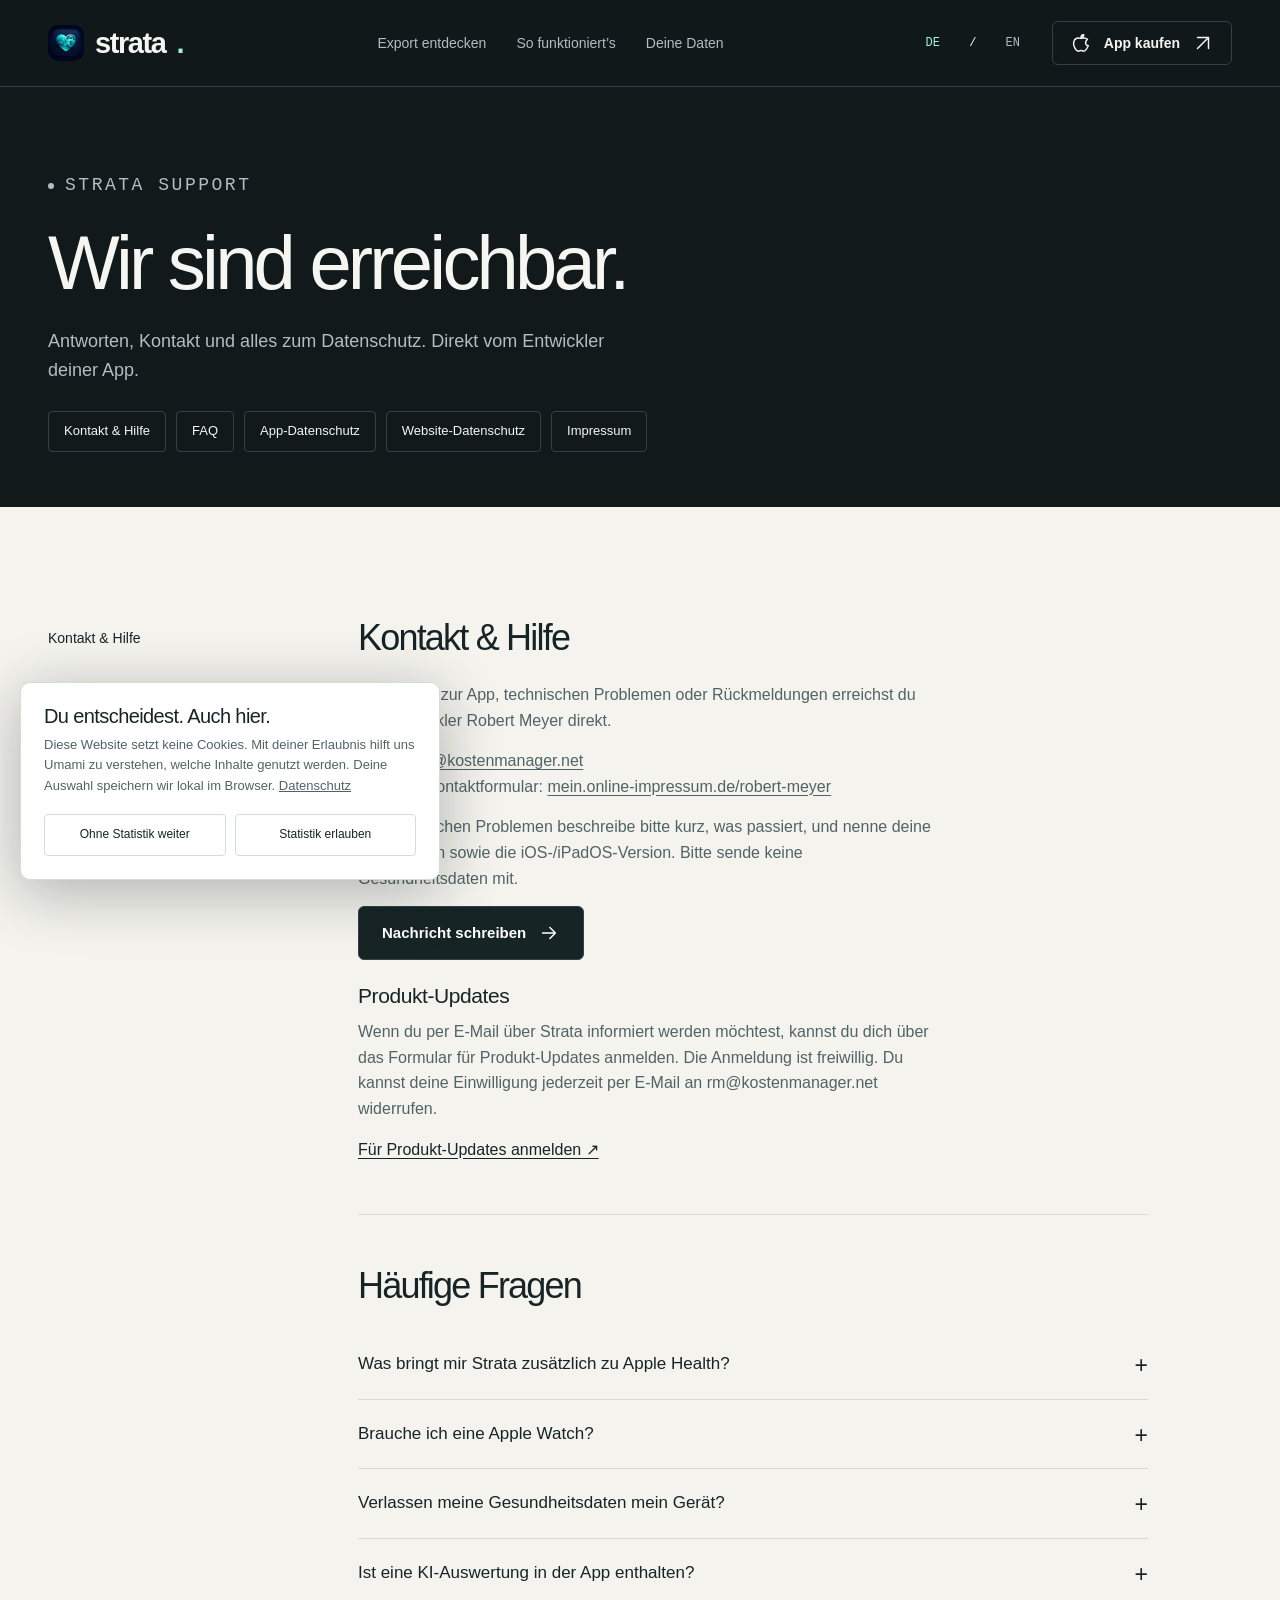
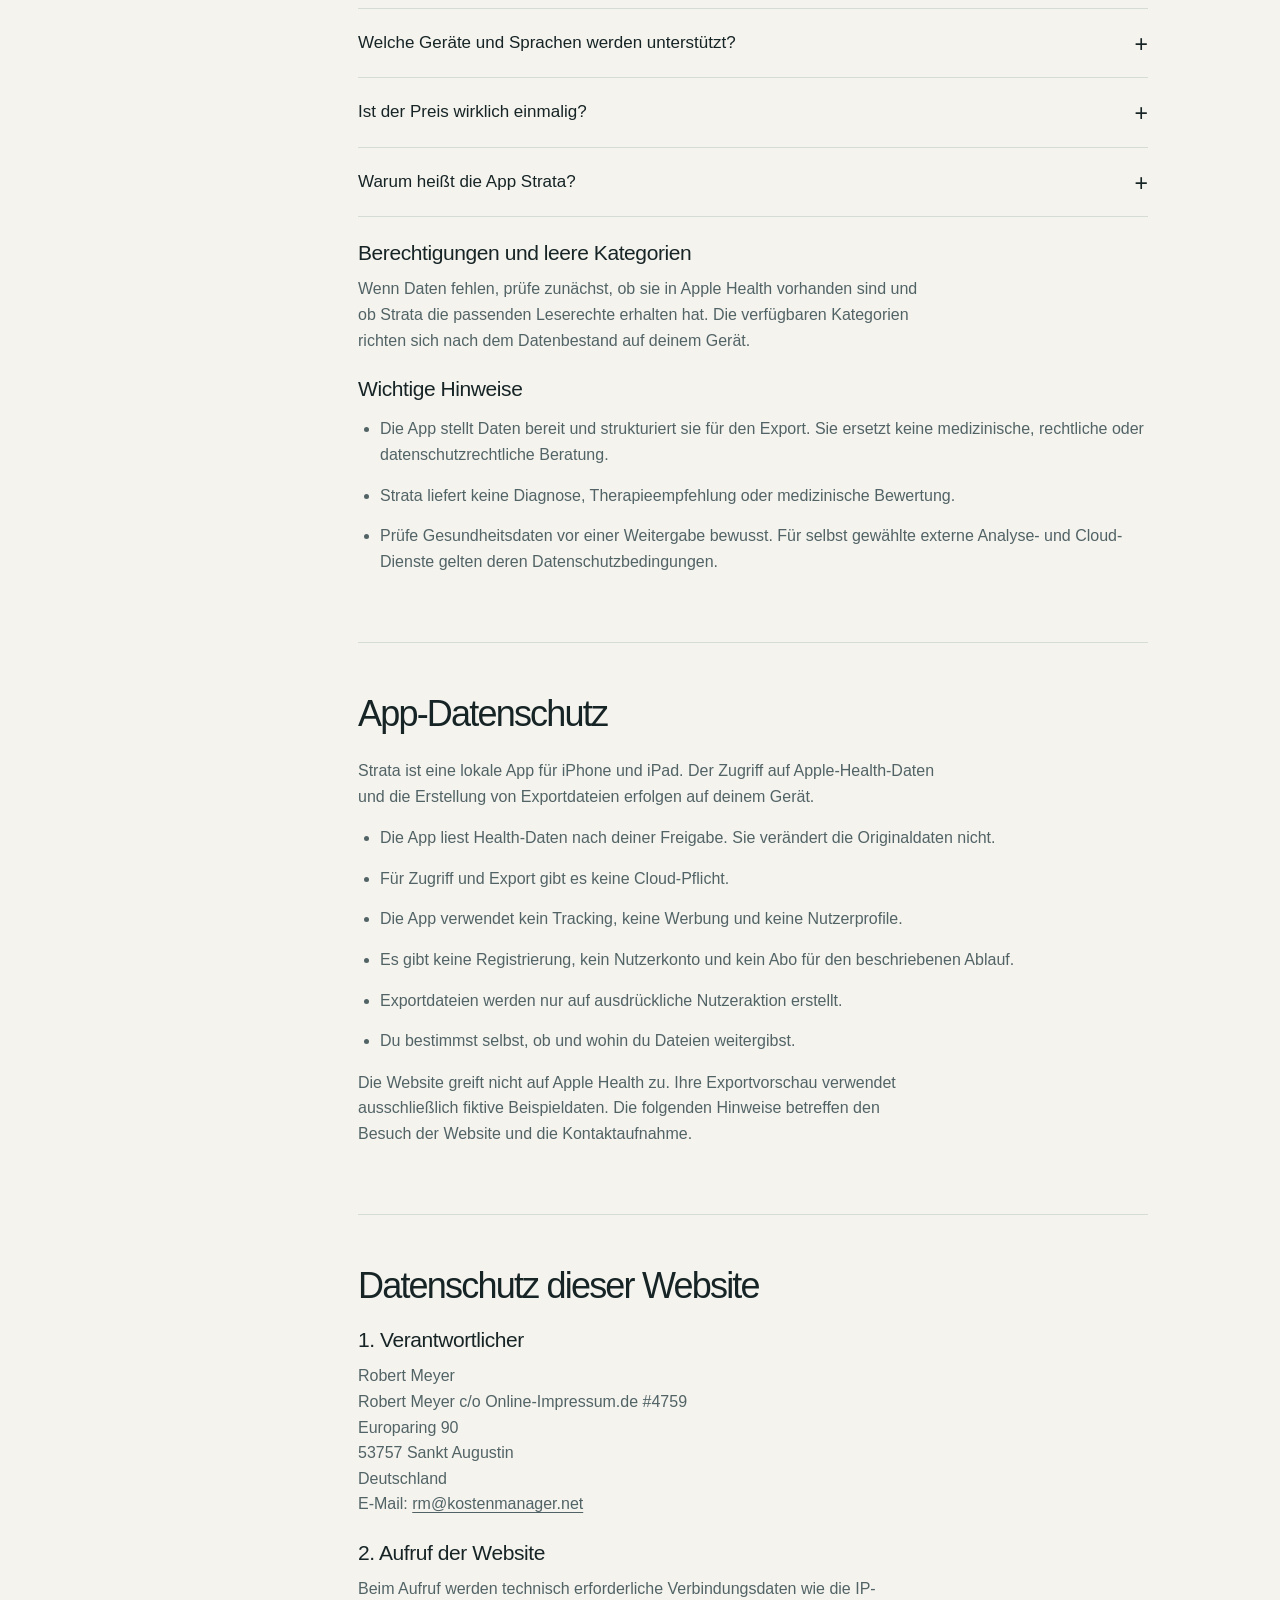
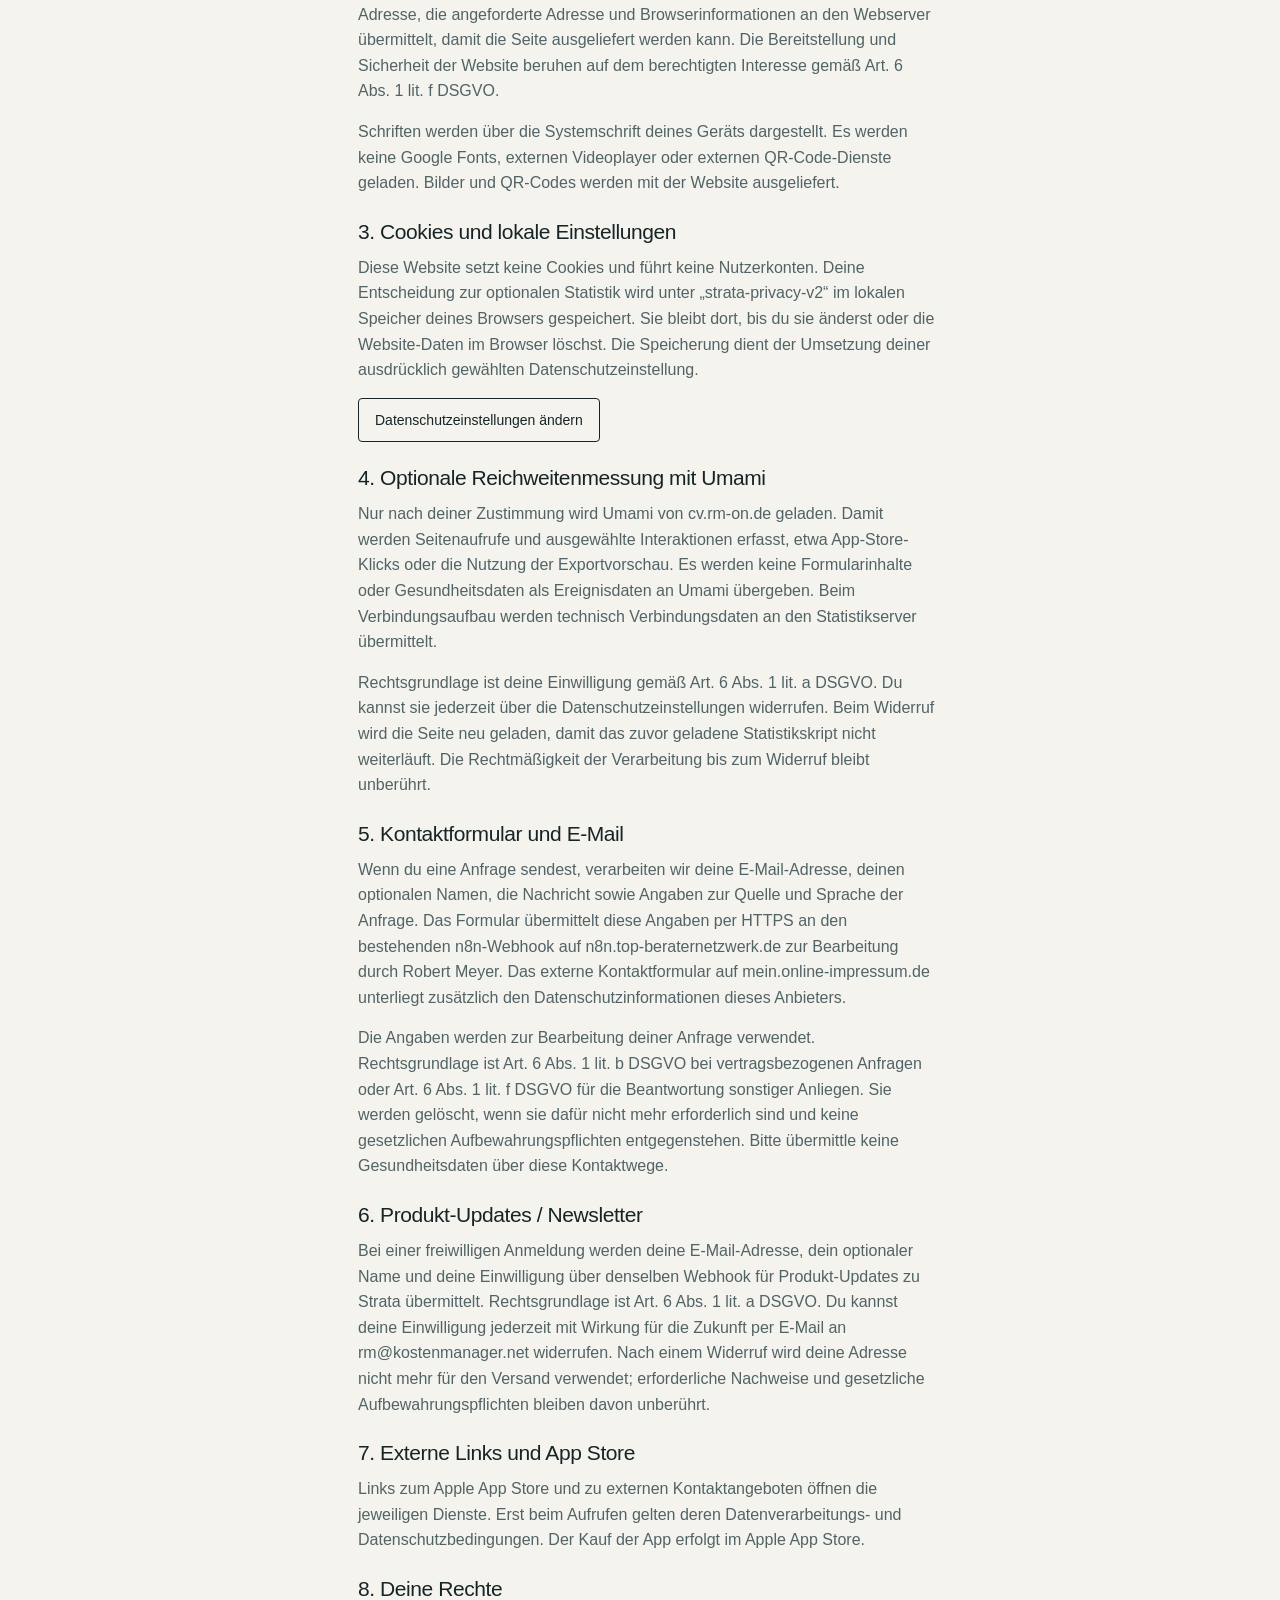
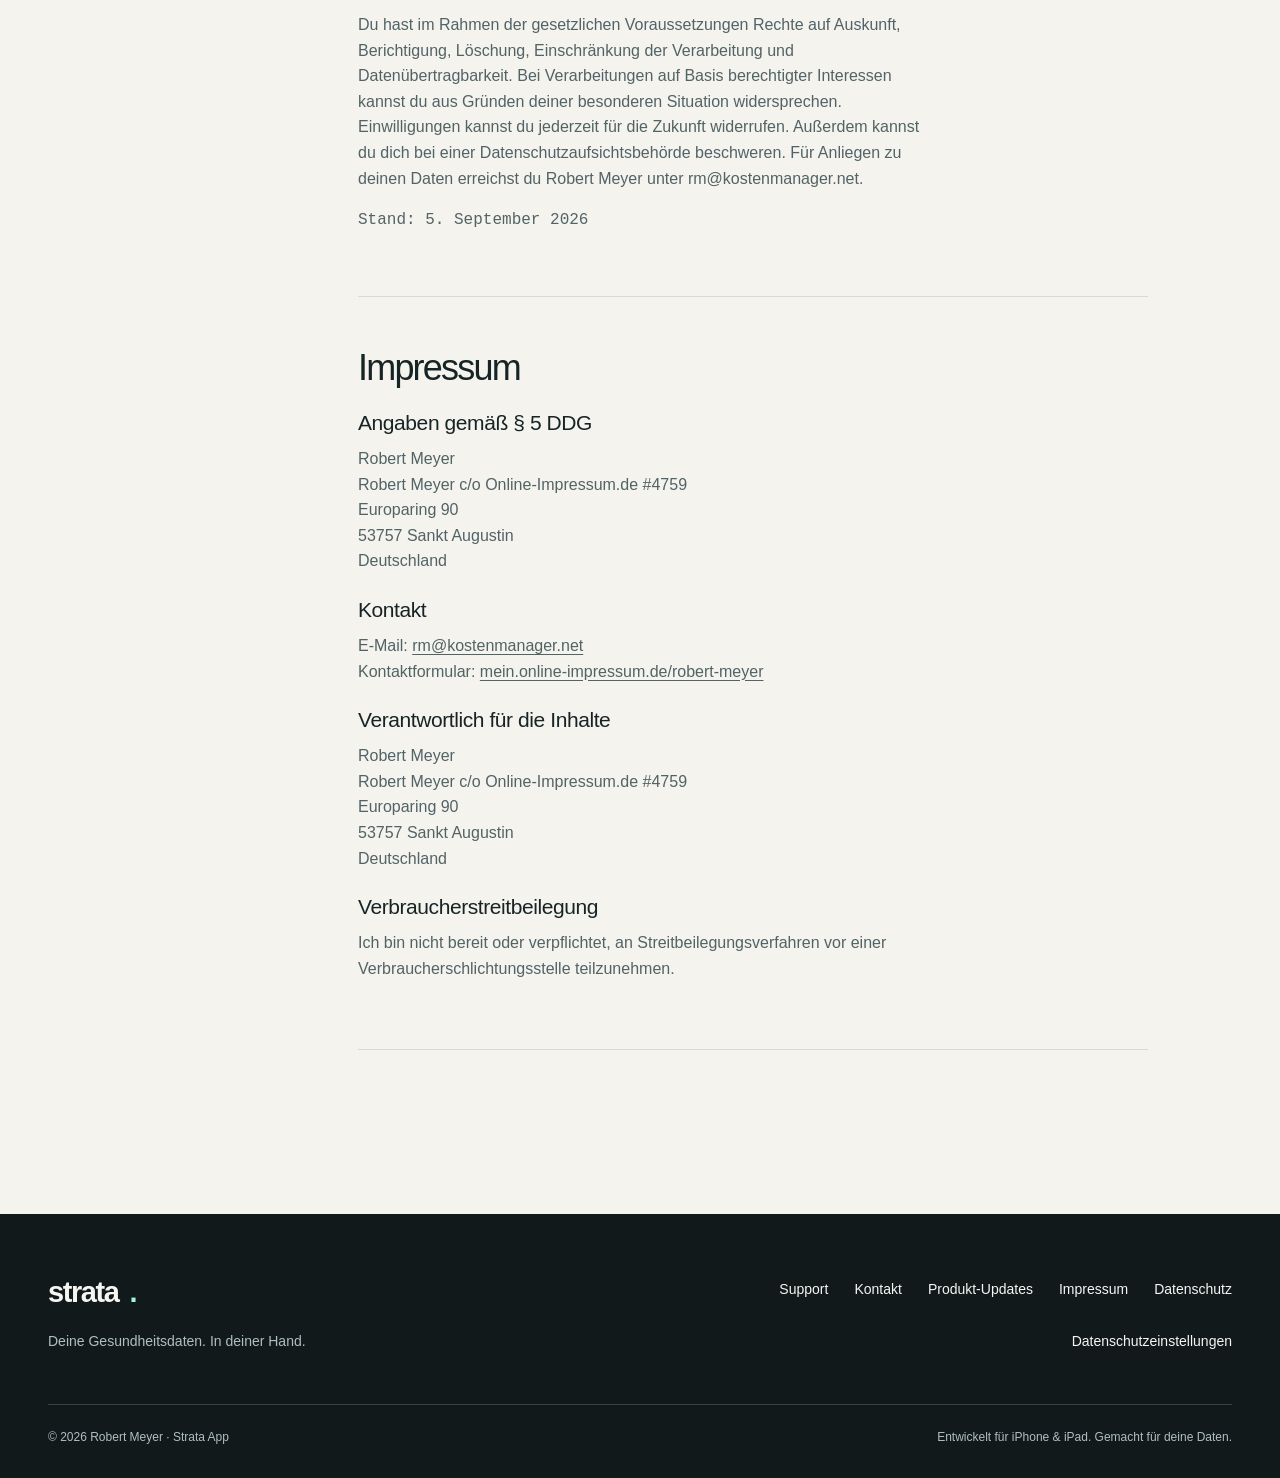
<file: support.html>
<!doctype html>
<html lang="de"><head><meta charset="utf-8">
<meta name="viewport" content="width=device-width, initial-scale=1">
<meta name="theme-color" content="#11191b">
<title>Strata Support · Kontakt, Datenschutz und Impressum</title>
<meta name="robots" content="index, follow, max-image-preview:large">
<meta name="referrer" content="strict-origin-when-cross-origin">
<meta name="author" content="Robert Meyer">
<meta name="application-name" content="Strata">
<meta name="apple-itunes-app" content="app-id=6760822991">
<link rel="canonical" href="https://strata-app.de/support.html">
<link rel="describedby" href="llms.txt" type="text/plain">
<link rel="icon" href="assets/favicon-32.png" type="image/png" sizes="32x32">
<link rel="icon" href="assets/app-icon.webp" type="image/webp">
<link rel="apple-touch-icon" href="assets/apple-touch-icon.png" sizes="180x180">
<link rel="alternate" hreflang="de" href="https://strata-app.de/support.html">
<link rel="alternate" hreflang="en" href="https://strata-app.de/support_eng.html">
<link rel="alternate" hreflang="x-default" href="https://strata-app.de/support.html">
<meta name="description" content="Hilfe zur Strata App, Kontakt zu Robert Meyer, häufige Fragen, App-Datenschutz, Website-Datenschutz und Impressum.">
<meta property="og:type" content="website">
<meta property="og:locale" content="de_DE">
<meta property="og:locale:alternate" content="en_US">
<meta property="og:site_name" content="Strata App">
<meta property="og:title" content="Strata Support · Kontakt, Datenschutz und Impressum">
<meta property="og:description" content="Hilfe zur Strata App, Kontakt zu Robert Meyer, häufige Fragen, App-Datenschutz, Website-Datenschutz und Impressum.">
<meta property="og:url" content="https://strata-app.de/support.html">
<meta property="og:image" content="https://strata-app.de/assets/social-de.png">
<meta property="og:image:type" content="image/png">
<meta property="og:image:width" content="1200">
<meta property="og:image:height" content="630">
<meta property="og:image:alt" content="Strata: Apple-Health-Daten als CSV, JSON und Markdown exportieren.">
<meta name="twitter:card" content="summary_large_image">
<meta name="twitter:title" content="Strata Support · Kontakt, Datenschutz und Impressum">
<meta name="twitter:description" content="Hilfe zur Strata App, Kontakt zu Robert Meyer, häufige Fragen, App-Datenschutz, Website-Datenschutz und Impressum.">
<meta name="twitter:image" content="https://strata-app.de/assets/social-de.png">
<meta name="twitter:image:alt" content="Strata: Apple-Health-Daten als CSV, JSON und Markdown exportieren.">
<script type="application/ld+json">{"@context": "https://schema.org", "@graph": [{"@type": "Person", "@id": "https://strata-app.de/#developer", "name": "Robert Meyer", "url": "https://strata-app.de/support.html#imprint"}, {"@type": "WebSite", "@id": "https://strata-app.de/#website", "url": "https://strata-app.de/", "name": "Strata App", "inLanguage": ["de", "en"], "publisher": {"@id": "https://strata-app.de/#developer"}}, {"@type": "ContactPage", "@id": "https://strata-app.de/support.html#webpage", "url": "https://strata-app.de/support.html", "name": "Strata Support · Kontakt, Datenschutz und Impressum", "description": "Hilfe zur Strata App, Kontakt zu Robert Meyer, häufige Fragen, App-Datenschutz, Website-Datenschutz und Impressum.", "inLanguage": "de", "dateModified": "2026-09-06", "isPartOf": {"@id": "https://strata-app.de/#website"}, "primaryImageOfPage": {"@type": "ImageObject", "url": "https://strata-app.de/assets/social-de.png", "width": 1200, "height": 630}}]}</script><style>:root{--bg:#11191b;--surface:#1a2527;--fg:#f5f6f2;--muted:#b1bec0;--border:#344245;--accent:#a0f4dc;--paper:#f4f3ee;--white:#fff;--ink:#172426;--subtle:#526366;--line:#d5dcd6;--activity:#dfa883;--sleep:#a3b7ec;--heart:#e7a2ab;--body:#c9c0a2;--nutrition:#add2a3;--mind:#c4b3e4;--error:#b72d37;--font-body:-apple-system,BlinkMacSystemFont,'Segoe UI',sans-serif;--font-mono:ui-monospace,SFMono-Regular,Consolas,monospace}
*{box-sizing:border-box}html{scroll-behavior:smooth;scroll-padding-top:100px}body{margin:0;background:var(--bg);color:var(--fg);font:16px/1.6 var(--font-body);-webkit-font-smoothing:antialiased}body.modal-open{overflow:hidden}button,input,textarea,select{font:inherit}button,a,input,select,textarea{-webkit-tap-highlight-color:transparent}button{cursor:pointer}button:disabled{cursor:wait;opacity:.65}a{color:inherit;text-decoration:none}button{color:inherit}img,svg{max-width:100%}img{display:block;height:auto}svg.icon{width:22px;height:22px;flex:none;fill:none;stroke:currentColor;stroke-width:1.6;stroke-linecap:round;stroke-linejoin:round}h1,h2,h3,p{margin:0}h1,h2,h3{font-weight:500;line-height:1.05;letter-spacing:-.05em;text-wrap:balance}h2{font-size:clamp(38px,4.5vw,64px)}h3{font-size:25px;letter-spacing:-.025em}p{max-width:65ch}button{border:0;background:none}a,button{touch-action:manipulation}:focus-visible{outline:3px solid var(--accent);outline-offset:5px}.light :focus-visible,dialog :focus-visible{outline-color:var(--ink)}[hidden]{display:none!important}.wrap{width:min(1240px,calc(100% - 96px));margin-inline:auto}.eyebrow{font:12px/1.5 var(--font-mono);letter-spacing:.14em;text-transform:uppercase;display:flex;align-items:center;gap:11px}.eyebrow::before{content:'';width:6px;height:6px;background:currentColor;border-radius:50%}.muted{color:var(--muted)}.light .muted{color:var(--subtle)}.small{font-size:14px;line-height:1.6}.accent{color:var(--accent)}.skip{position:fixed;left:16px;top:-100px;background:var(--accent);color:var(--ink);padding:12px 20px;z-index:200}.skip:focus{top:12px}.nav{position:sticky;top:0;z-index:30;background:color-mix(in srgb,var(--bg) 94%,transparent);backdrop-filter:blur(18px);border-bottom:1px solid var(--border)}.nav-inner{min-height:86px;display:flex;align-items:center;justify-content:space-between;gap:28px}.brand{display:inline-flex;align-items:center;gap:11px;font-size:29px;font-weight:600;letter-spacing:-1.4px}.brand img{width:36px;height:36px;border-radius:10px}.brand .brand-dot{color:var(--accent)}.nav-links{display:flex;gap:30px;font-size:14px;color:var(--muted)}.nav-links a:hover,.footer-links a:hover{color:var(--accent)}.nav-end{display:flex;gap:24px;align-items:center}.language{display:flex;gap:10px;align-items:center;font:12px var(--font-mono)}.language a,.language span{display:inline-flex;align-items:center;justify-content:center;min-width:30px;min-height:44px}.language a{color:var(--muted)}.language [aria-current]{color:var(--accent)}.btn{display:inline-flex;align-items:center;justify-content:center;gap:12px;min-height:54px;padding:14px 23px;border-radius:6px;border:1px solid var(--border);font-size:15px;font-weight:600;line-height:1.35;transition:background .2s,transform .2s}.btn:hover{transform:translateY(-2px);background:var(--surface)}.btn-primary{background:var(--accent);color:var(--ink);border-color:var(--accent)}.btn-primary:hover{background:var(--white);border-color:var(--white)}.btn-small{min-height:42px;padding:10px 17px;font-size:14px}.text-link{display:inline-flex;align-items:center;gap:10px;font-size:14px;min-height:44px}.text-link:hover{color:var(--accent)}.hero{position:relative;overflow:hidden;padding:74px 0 0}.hero-grid{display:grid;grid-template-columns:1.03fr 1fr;align-items:center;gap:32px;min-height:610px}.hero-copy{position:relative;z-index:2;padding-bottom:36px}.hero h1{font-size:clamp(58px,6.15vw,88px);line-height:1.02;letter-spacing:-.067em;margin:25px 0}.hero h1 span{color:var(--accent)}.hero-lead{font-size:18px;line-height:1.65;color:var(--muted);max-width:450px}.hero-actions{display:flex;align-items:center;flex-wrap:wrap;gap:15px 23px;margin:31px 0 19px}.micro-trust{font-size:12px;color:var(--muted);display:flex;gap:13px;flex-wrap:wrap}.micro-trust span{display:inline-flex;align-items:center;gap:6px}.micro-trust svg{width:14px;height:14px}.hero-art{position:relative;min-width:0;align-self:stretch;display:flex;flex-direction:column;justify-content:center;padding-bottom:20px}.art-meta{display:flex;align-items:center;justify-content:space-between;font:11px var(--font-mono);letter-spacing:.08em;text-transform:uppercase;color:var(--muted);padding:0 12px}.art-meta span:last-child{color:var(--accent)}.strata-visual{width:100%;height:auto;overflow:visible}.layer{transition:opacity .3s,transform .35s;transform-box:fill-box;transform-origin:center}.layer.is-active{transform:translateY(-12px)}.layer:not(.is-active){opacity:.55}.hero-art:hover .layer:not(.is-active){opacity:.7}.layer-surface{fill:var(--layer-color);fill-opacity:.12;stroke:var(--layer-color);stroke-opacity:.85;stroke-width:1}.layer-edge{fill:var(--layer-color);fill-opacity:.25;stroke:var(--layer-color);stroke-opacity:.35;stroke-width:.7}.layer-line{stroke:var(--layer-color);fill:none;stroke-width:2.3;stroke-linecap:round;stroke-linejoin:round}.layer-name{fill:var(--layer-color);font:13px var(--font-mono);letter-spacing:.05em}.layer-number{fill:var(--muted);font:10px var(--font-mono)}.layer-picker{display:flex;justify-content:center;flex-wrap:wrap;gap:7px;margin-top:-20px;position:relative;z-index:2}.layer-pick{border:1px solid var(--border);border-radius:4px;padding:7px 10px;min-height:36px;color:var(--muted);font-size:12px;transition:background .2s}.layer-pick[aria-pressed=true]{color:var(--ink);background:var(--layer-color);border-color:var(--layer-color)}.layer-pick::before{content:'';display:inline-block;width:5px;height:5px;background:var(--layer-color);border-radius:50%;margin-right:6px}.layer-pick[aria-pressed=true]::before{background:var(--ink)}.layer-caption{text-align:center;font-size:13px;color:var(--muted);margin:16px auto 0;min-height:42px;max-width:420px}.hero-bottom{border-top:1px solid var(--border);margin-top:32px;display:flex;justify-content:space-between;gap:25px;align-items:center;padding:24px 0 29px;color:var(--muted);font-size:13px}.formats{display:flex;align-items:center;gap:13px;font:12px var(--font-mono);color:var(--fg)}.formats span{border:1px solid var(--border);border-radius:3px;padding:4px 9px}.section{padding:112px 0}.light{background:var(--paper);color:var(--ink);--muted:var(--subtle)}.section-heading{display:flex;align-items:end;justify-content:space-between;gap:60px;margin:22px 0 47px}.section-heading h2{max-width:700px}.section-heading p{max-width:310px;color:var(--subtle);font-size:16px}.demo-layout{display:grid;grid-template-columns:300px minmax(0,1fr);border:1px solid var(--line);background:var(--white);border-radius:12px;overflow:hidden;box-shadow:0 18px 60px color-mix(in srgb,var(--ink) 5%,transparent)}.demo-sidebar{padding:30px;border-right:1px solid var(--line)}.demo-sidebar>p{font:11px var(--font-mono);text-transform:uppercase;letter-spacing:.12em;color:var(--subtle);margin-bottom:17px}.category-button{display:flex;align-items:center;gap:12px;text-align:left;width:100%;padding:13px 12px;min-height:48px;border-radius:5px;font-size:14px;margin:3px 0}.category-button::after{content:'↗';margin-left:auto;opacity:0}.category-button[aria-pressed=true]{background:var(--paper);font-weight:600}.category-button[aria-pressed=true]::after{opacity:1}.category-button .icon{color:var(--subtle);width:19px}.demo-main{padding:29px 32px;min-width:0}.demo-toolbar{display:flex;justify-content:space-between;align-items:center;gap:16px}.format-controls{display:flex;gap:4px;border:1px solid var(--line);border-radius:5px;padding:3px}.format-button{padding:8px 16px;min-height:40px;font:13px var(--font-mono);border-radius:3px}.format-button[aria-pressed=true]{background:var(--ink);color:var(--white)}.sample-label{font:11px var(--font-mono);color:var(--subtle);display:flex;gap:7px;align-items:center}.sample-label::before{content:'';width:5px;height:5px;background:var(--subtle);border-radius:50%}.export-use{display:flex;align-items:center;justify-content:space-between;gap:20px;padding:25px 0 18px}.export-use h3{font-size:21px;margin-bottom:5px}.export-use p{color:var(--subtle);font-size:14px}.file-label{font:11px var(--font-mono);color:var(--subtle)}.export-output{height:246px;overflow:auto;border:1px solid var(--line);border-radius:5px;background:var(--paper)}.export-output table{width:100%;border-collapse:collapse;font:13px/1.6 var(--font-mono);white-space:nowrap}.export-output th,.export-output td{text-align:left;padding:13px 19px;border-bottom:1px solid var(--line)}.export-output th{font-size:11px;font-weight:400;color:var(--subtle)}.export-output pre{font:13px/1.75 var(--font-mono);padding:20px 22px;margin:0;white-space:pre;tab-size:2}.demo-footer{display:flex;justify-content:space-between;align-items:center;gap:24px;margin-top:18px}.demo-footer p{font-size:12px;color:var(--subtle);max-width:400px}.download-link{display:inline-flex;align-items:center;justify-content:center;gap:8px;font-size:13px;white-space:nowrap;min-height:44px}.download-link:hover{text-decoration:underline}.outcomes{display:grid;grid-template-columns:repeat(3,1fr);gap:45px;margin-top:45px}.outcome{display:grid;grid-template-columns:24px 1fr;gap:14px}.outcome .icon{margin-top:2px}.outcome h3{font-size:18px;line-height:1.3;margin-bottom:8px}.outcome p{font-size:14px;color:var(--subtle)}.how{padding-bottom:90px}.how .section-heading p{color:var(--muted)}.workflow{display:grid;grid-template-columns:repeat(3,1fr);gap:40px;margin-top:50px}.step-head{display:flex;align-items:center;gap:15px;padding-top:21px;border-top:1px solid var(--border);margin-bottom:13px}.step-no{color:var(--accent);font:12px var(--font-mono)}.step-head h3{font-size:22px}.step p{color:var(--muted);font-size:15px;margin-bottom:25px;min-height:72px}.screen-btn{display:block;padding:0;overflow:hidden;border-radius:8px;width:100%;text-align:left;position:relative;background:var(--surface)}.screen-btn img{width:100%;transition:transform .5s}.screen-btn:hover img{transform:scale(1.025)}.screen-btn .zoom{position:absolute;bottom:16px;right:16px;display:flex;align-items:center;justify-content:center;width:38px;height:38px;border-radius:50%;background:var(--ink);color:var(--white)}.screen-note{display:flex;align-items:center;justify-content:space-between;gap:25px;margin-top:28px;color:var(--muted);font-size:13px}.screen-note button{font-size:14px;text-decoration:underline;text-underline-offset:5px;padding:10px 0}.privacy-section{border-top:1px solid var(--border);padding:90px 0 110px}.privacy-grid{display:grid;grid-template-columns:1fr 1fr;gap:100px;align-items:center}.privacy-grid h2{margin:24px 0}.privacy-grid .privacy-lead{color:var(--muted);font-size:17px}.privacy-diagram{margin:28px 0;display:flex;align-items:center;gap:12px;font:12px var(--font-mono);color:var(--accent)}.privacy-diagram>span{border:1px solid var(--border);padding:13px 16px;border-radius:5px}.privacy-list{list-style:none;padding:0;margin:0}.privacy-list li{padding:22px 0;border-bottom:1px solid var(--border);display:flex;gap:20px}.privacy-list .icon{color:var(--accent);margin-top:3px}.privacy-list strong{font-size:17px;font-weight:500}.privacy-list p{font-size:14px;color:var(--muted);margin-top:4px}.price-section{padding:92px 0;background:var(--accent);color:var(--ink)}.price-grid{display:grid;grid-template-columns:1.1fr 1fr;gap:100px;align-items:center}.price-grid h2{margin:23px 0}.price-grid>div>p{max-width:390px}.price-details{border-left:1px solid color-mix(in srgb,var(--ink) 25%,transparent);padding-left:65px}.price{font-size:91px;letter-spacing:-.08em;line-height:1.1;margin-bottom:8px;font-weight:500}.price span{font-size:32px;letter-spacing:-.04em;margin-left:9px}.price-sub{font-size:14px;margin-bottom:27px}.price-section .btn{background:var(--ink);color:var(--white);border-color:var(--ink);min-width:245px}.price-section .btn:hover{background:var(--surface)}.price-section :focus-visible{outline-color:var(--ink)}.price-buy{display:flex;align-items:center;gap:25px}.qr{background:var(--white);border-radius:5px;padding:6px;width:80px;height:80px}.requirements{font-size:12px;margin-top:20px;max-width:390px}.faq-layout{display:grid;grid-template-columns:.8fr 1.2fr;gap:100px}.faq-layout h2{margin:22px 0}.faq-layout>.faq-intro>p{color:var(--subtle);font-size:15px}.faq-layout .text-link{margin-top:16px}.faq-layout .text-link:hover{color:var(--ink);text-decoration:underline}details{border-bottom:1px solid var(--line)}summary{list-style:none;cursor:pointer;padding:22px 30px 22px 0;font-size:17px;font-weight:500;position:relative;line-height:1.45}summary::-webkit-details-marker{display:none}summary::after{content:'+';position:absolute;right:0;top:19px;font-size:23px;font-weight:400}details[open] summary::after{content:'−'}details p{padding-bottom:24px;font-size:15px;color:var(--subtle)}.footer{padding:55px 0 30px}.footer-top{display:flex;justify-content:space-between;gap:45px}.footer-about p{font-size:14px;color:var(--muted);margin-top:15px;max-width:300px}.footer-links{display:flex;flex-wrap:wrap;justify-content:end;gap:12px 26px;align-content:start;max-width:520px;font-size:14px}.footer-links>a,.footer-links>button{padding:9px 0;min-height:40px}.footer-links button{font-size:14px}.footer-links button:hover{color:var(--accent)}.footer-bottom{display:flex;justify-content:space-between;align-items:center;gap:20px;border-top:1px solid var(--border);padding-top:23px;margin-top:43px;font-size:12px;color:var(--muted)}.sticky-buy{position:fixed;bottom:0;left:0;right:0;z-index:25;display:none;align-items:center;justify-content:space-between;padding:10px 20px calc(10px + env(safe-area-inset-bottom));background:var(--bg);border-top:1px solid var(--border);gap:15px}.sticky-buy span{font-size:13px}.sticky-buy strong{display:block;font-weight:500}.sticky-buy small{font-size:11px;color:var(--muted)}.cookie{position:fixed;bottom:20px;left:20px;z-index:60;width:min(420px,calc(100% - 40px));background:var(--white);color:var(--ink);border:1px solid var(--line);border-radius:10px;padding:23px;box-shadow:0 12px 60px color-mix(in srgb,var(--bg) 30%,transparent)}.cookie h2{font-size:20px;letter-spacing:-.03em;margin:0 0 8px}.cookie p{font-size:13px;color:var(--subtle)}.cookie p a{text-decoration:underline}.cookie-actions{display:flex;gap:9px;margin-top:17px}.cookie button{padding:10px 13px;flex:1;min-height:42px;font-size:12px;border:1px solid var(--line);border-radius:4px}.cookie button:hover{background:var(--paper)}.cookie :focus-visible{outline-color:var(--ink)}dialog{background:var(--paper);color:var(--ink);border:0;border-radius:12px;width:min(620px,calc(100% - 32px));max-height:90dvh;padding:35px;overscroll-behavior:contain}dialog::backdrop{background:color-mix(in srgb,var(--bg) 82%,transparent);backdrop-filter:blur(8px)}.dialog-header{display:flex;justify-content:space-between;gap:25px;align-items:center;margin-bottom:25px}.dialog-header h2{font-size:30px}.close-dialog{width:44px;height:44px;font-size:30px;flex:none}.form label{display:block;font-size:14px;margin:17px 0 7px;font-weight:500}.form input:not([type=checkbox]),.form textarea,.form select{width:100%;background:var(--white);border:1px solid var(--line);border-radius:5px;padding:11px 13px;color:var(--ink);font-size:16px}.form textarea{resize:vertical;min-height:115px}.form .check-label{display:flex;gap:10px;align-items:start;font-size:12px;font-weight:400;line-height:1.6}.form input[type=checkbox]{margin:4px 0;width:17px;height:17px;flex:none;accent-color:var(--ink)}.form a{text-decoration:underline}.form .btn{margin-top:16px;background:var(--ink);color:var(--white)}.form-status{font-size:14px;margin-top:13px;min-height:22px}.form-status.error{color:var(--error)}.form .honey{display:none}.gallery-dialog{width:min(780px,calc(100% - 28px));background:var(--bg);color:var(--fg);padding:22px}.gallery-dialog .dialog-header{margin-bottom:14px}.gallery-dialog .dialog-header h2{font-size:20px}.gallery-content{display:grid;grid-template-columns:44px minmax(0,1fr) 44px;align-items:center;gap:13px}.gallery-content img{max-height:70dvh;width:auto;margin:auto;border-radius:4px}.gallery-nav{font-size:28px;min-height:48px}.gallery-caption{font:12px var(--font-mono);text-align:center;color:var(--muted);padding-top:15px}.support-hero{padding:85px 0 55px}.support-hero h1{font-size:clamp(48px,6vw,76px);margin:24px 0}.support-hero p{font-size:18px;color:var(--muted);max-width:600px}.support-links{display:flex;flex-wrap:wrap;gap:10px;margin-top:27px}.support-links a{font-size:13px;border:1px solid var(--border);padding:9px 15px;border-radius:4px}.support-content{display:grid;grid-template-columns:240px minmax(0,1fr);gap:70px}.support-toc{align-self:start;position:sticky;top:125px;display:grid;gap:10px;font-size:14px}.support-toc a{padding:8px 0}.support-copy{max-width:790px;min-width:0}.support-copy section{padding:0 0 52px;margin-bottom:52px;border-bottom:1px solid var(--line);scroll-margin-top:120px}.support-copy h2{font-size:36px;margin-bottom:25px}.support-copy h3{font-size:21px;margin:25px 0 12px;letter-spacing:-.02em}.support-copy p,.support-copy li{font-size:16px;color:var(--subtle);margin-bottom:15px}.support-copy a{text-decoration:underline;text-underline-offset:3px;overflow-wrap:anywhere}.support-copy ul{padding-left:22px}.support-copy .btn{text-decoration:none;background:var(--ink);color:var(--white)}.legal-date{font:12px var(--font-mono);margin-top:20px}.support-copy .privacy-settings{padding:10px 16px;border:1px solid var(--ink);border-radius:4px;font-size:14px}.noscript{padding:12px 20px;background:var(--paper);color:var(--ink);font-size:14px;text-align:center}.reveal{animation:arrive .6s ease both}@keyframes arrive{from{opacity:0;transform:translateY(12px)}to{opacity:1;transform:translateY(0)}}
@media(min-width:1600px){.hero{padding-top:100px}.hero-grid{min-height:670px}}
@media(max-width:1100px){.wrap{width:calc(100% - 64px)}.nav-links{gap:20px}.nav-end{gap:16px}.hero-grid{gap:10px}.hero h1{font-size:66px}.hero-lead{font-size:17px}.hero-actions{gap:13px}.hero .btn{font-size:14px;padding:14px 18px}.hero-art{margin-right:-20px}.demo-layout{grid-template-columns:230px 1fr}.demo-sidebar{padding:24px 18px}.demo-main{padding:24px}.section-heading{gap:30px}.privacy-grid,.price-grid,.faq-layout{gap:55px}.price-details{padding-left:40px}.workflow{gap:24px}.step p{min-height:96px}.layer-pick{font-size:11px;padding:6px 8px}.hero-grid{min-height:580px}}
@media(max-width:850px){.nav-links{display:none}.hero{padding-top:58px}.hero-grid{grid-template-columns:1fr;gap:18px}.hero-copy{padding-bottom:0}.hero h1{font-size:clamp(57px,10vw,80px);max-width:670px}.hero-lead{max-width:560px}.hero-art{width:min(540px,100%);margin:5px auto 0}.art-meta{padding-top:15px}.hero-bottom{margin-top:10px}.hero-bottom>span{max-width:260px}.section{padding:80px 0}.section-heading{display:block}.section-heading p{max-width:550px;margin-top:22px}.demo-layout{grid-template-columns:1fr}.demo-sidebar{border-right:0;border-bottom:1px solid var(--line);padding:20px 22px}.demo-sidebar>p{margin-bottom:9px}.category-list{display:grid;grid-template-columns:repeat(3,1fr);gap:0 7px}.category-button{font-size:13px;padding:10px}.category-button::after{display:none}.outcomes{gap:24px}.workflow{gap:18px}.step-head{gap:9px}.step-head h3{font-size:19px}.step p{font-size:14px;min-height:110px}.privacy-grid,.price-grid,.faq-layout{grid-template-columns:1fr;gap:35px}.privacy-grid h2{max-width:600px}.privacy-section{padding:70px 0 80px}.privacy-list{display:grid;grid-template-columns:1fr 1fr;gap:0 30px}.price-details{padding:30px 0 0;border-left:0;border-top:1px solid color-mix(in srgb,var(--ink) 25%,transparent)}.price-buy{justify-content:start}.price{font-size:78px}.price-grid h2{max-width:620px}.footer-top{display:block}.footer-links{justify-content:start;margin-top:30px;max-width:none}.support-content{grid-template-columns:1fr}.support-toc{display:none}}
@media(max-width:540px){.wrap{width:calc(100% - 40px)}.nav-inner{min-height:70px;gap:12px}.brand{font-size:26px}.brand img{width:31px;height:31px}.nav-end{gap:12px}.nav-end>.btn{display:none}.hero{padding-top:43px}.hero h1{font-size:57px;letter-spacing:-.065em;margin:23px 0}.hero-lead{font-size:16px;line-height:1.65}.eyebrow{font-size:10px}.hero-actions{margin-top:25px;gap:9px 20px}.hero-actions .btn{width:100%;min-height:54px}.hero-actions .text-link{font-size:14px}.micro-trust{font-size:11px;gap:8px 13px}.hero-art{margin-top:20px}.layer-picker{margin-top:-15px;gap:5px}.layer-pick{font-size:11px;padding:7px 9px}.layer-caption{font-size:12px;min-height:42px}.art-meta{font-size:9px}.hero-bottom{align-items:start;flex-direction:column;gap:13px;padding:20px 0 25px}.hero-bottom>span{max-width:none;font-size:12px}.formats{font-size:10px}.section{padding:65px 0}h2{font-size:41px;letter-spacing:-.055em}.section-heading{margin-top:19px;margin-bottom:29px}.section-heading p{font-size:15px}.demo-sidebar{padding:18px 12px}.category-list{gap:0}.category-button{font-size:12px;gap:7px;padding:9px 8px}.category-button .icon{width:16px}.demo-main{padding:18px 14px}.demo-toolbar{flex-wrap:wrap;gap:12px}.format-controls{flex:1}.format-button{padding:8px 12px;font-size:12px;flex:1}.sample-label{font-size:10px}.export-use{padding:22px 0 16px}.export-use h3{font-size:19px}.export-use p{font-size:13px}.file-label{display:none}.export-output{height:241px}.export-output td,.export-output th{padding:12px;font-size:11px}.export-output pre{padding:16px;font-size:11px}.demo-footer{display:block}.demo-footer p{font-size:11px}.download-link{margin-top:6px;font-size:12px}.outcomes{grid-template-columns:1fr;gap:25px;margin-top:32px}.outcome h3{font-size:18px}.workflow{display:flex;flex-direction:column;gap:42px;margin-top:30px}.step{display:grid;grid-template-columns:1fr 140px;gap:0 20px;align-items:start}.step-head{grid-column:1;margin:0 0 13px;align-items:start}.step-head h3{font-size:22px}.step p{grid-column:1;font-size:14px;min-height:0;margin-bottom:0}.screen-btn{grid-column:2;grid-row:1/3}.screen-btn .zoom{bottom:8px;right:8px;width:28px;height:28px}.screen-btn .zoom .icon{width:15px}.screen-note{align-items:start;flex-direction:column;gap:7px;font-size:12px}.privacy-section{padding:58px 0 70px}.privacy-list{grid-template-columns:1fr}.privacy-grid{gap:15px}.privacy-grid .privacy-lead{font-size:16px}.privacy-diagram{font-size:10px;gap:8px}.privacy-diagram>span{padding:11px}.price-section{padding:65px 0}.price-grid{gap:22px}.price{font-size:76px}.price span{font-size:25px}.price-buy{gap:18px}.price-section .btn{min-width:0;flex:1;font-size:14px;padding:15px}.qr{width:62px;height:62px}.requirements{font-size:11px}.faq-layout{gap:18px}summary{font-size:16px}details p{font-size:14px}.footer{padding-bottom:110px}.footer-links{gap:5px 23px;font-size:13px}.footer-links button{font-size:13px}.footer-bottom{align-items:start;flex-direction:column;gap:9px;font-size:11px}.sticky-buy{display:flex}.sticky-buy .btn{min-height:42px;font-size:12px;padding:11px 16px}.cookie{bottom:91px;left:12px;width:calc(100% - 24px);padding:18px}.cookie p{font-size:12px}.cookie h2{font-size:18px}.cookie button{font-size:11px;padding:9px}.cookie-actions{margin-top:12px}dialog{padding:23px;max-height:92dvh}.dialog-header h2{font-size:25px}.gallery-dialog{padding:14px}.gallery-content{grid-template-columns:30px minmax(0,1fr) 30px;gap:3px}.gallery-nav{font-size:22px;padding:0}.support-hero{padding:55px 0 40px}.support-hero h1{font-size:49px}.support-hero p{font-size:16px}.support-copy h2{font-size:32px}.support-copy p,.support-copy li{font-size:15px}}
@media(max-width:370px){.hero h1{font-size:50px}.wrap{width:calc(100% - 32px)}.micro-trust{font-size:10px}.step{grid-template-columns:1fr 116px;gap:0 15px}.step-head h3{font-size:19px}.category-button{font-size:11px}.category-button .icon{width:14px}.price-buy{gap:10px}}
@media(prefers-reduced-motion:reduce){html{scroll-behavior:auto}*,*::before,*::after{animation:none!important;transition:none!important}.layer.is-active{transform:none}.btn:hover,.screen-btn:hover img{transform:none}}
/* Clean app imagery: captions stay in HTML, separate from the screen. */
.screen-btn{padding:24px 30px;background:var(--surface);border:1px solid var(--border);border-radius:12px}
.screen-btn img{border-radius:22px;box-shadow:0 0 0 5px var(--bg),0 12px 28px color-mix(in srgb,var(--bg) 35%,transparent)}
.gallery-content img{border-radius:18px}
@media(max-width:850px){.screen-btn{padding:18px 20px}.screen-btn img{border-radius:16px}}
@media(max-width:540px){.screen-btn{padding:8px;border-radius:10px}.screen-btn img{border-radius:12px;box-shadow:0 0 0 2px var(--bg)}.screen-btn .zoom{bottom:12px;right:12px}}
</style></head><body><a class="skip" href="#main">Zum Inhalt</a><header class="nav"><div class="wrap nav-inner"><a class="brand" href="index.html" aria-label="Strata Startseite"><img src="assets/app-icon.webp" width="36" height="36" alt="">strata<span class="brand-dot">.</span></a><nav class="nav-links" aria-label="Hauptnavigation"><a href="index.html#export">Export entdecken</a><a href="index.html#how">So funktioniert’s</a><a href="index.html#privacy">Deine Daten</a></nav><div class="nav-end"><nav class="language" aria-label="Sprache"><a href="support.html" lang="de" hreflang="de" aria-current="page">DE</a><span aria-hidden="true">/</span><a href="support_eng.html" lang="en" hreflang="en" >EN</a></nav><a class="btn btn-small" href="https://apps.apple.com/de/app/strata-app/id6760822991" target="_blank" rel="noopener noreferrer" data-store="navigation"><svg class="icon" viewBox="0 0 24 24" aria-hidden="true"><path d="M15 3c0 2-1 3-3 3 0-2 1-3 3-3Z"/><path d="M17 12c0-2 1-3 2-4-2-2-4-2-7-1-3-1-7-1-8 4-1 4 3 10 5 10l3-1 3 1c2 0 4-4 5-6-2 0-3-2-3-3Z"/></svg>App kaufen<svg class="icon" viewBox="0 0 24 24" aria-hidden="true"><path d="M6 18 18 6M6 6h12v12"/></svg></a></div></div></header><noscript><div class="noscript">Die interaktive Vorschau benötigt JavaScript. Alle App-Informationen und der Kauf-Link sind auch ohne JavaScript verfügbar. Kontakt: <a href="mailto:rm@kostenmanager.net">rm@kostenmanager.net</a></div></noscript><main id="main"><section class="support-hero"><div class="wrap"><p class="eyebrow accent">Strata Support</p><h1>Wir sind erreichbar.</h1><p>Antworten, Kontakt und alles zum Datenschutz. Direkt vom Entwickler deiner App.</p><nav class="support-links" aria-label="Support-Bereiche"><a href="#contact">Kontakt & Hilfe</a><a href="#help">FAQ</a><a href="#app-privacy">App-Datenschutz</a><a href="#website-privacy">Website-Datenschutz</a><a href="#imprint">Impressum</a></nav></div></section><div class="section light"><div class="wrap support-content"><nav class="support-toc" aria-label="Inhaltsverzeichnis"><a href="#contact">Kontakt & Hilfe</a><a href="#help">FAQ</a><a href="#app-privacy">App-Datenschutz</a><a href="#website-privacy">Website-Datenschutz</a><a href="#imprint">Impressum</a></nav><div class="support-copy"><section id="contact"><h2>Kontakt & Hilfe</h2><p>Bei Fragen zur App, technischen Problemen oder Rückmeldungen erreichst du den Entwickler Robert Meyer direkt.</p><p>E-Mail: <a href="mailto:rm@kostenmanager.net">rm@kostenmanager.net</a><br>Externes Kontaktformular: <a href="https://mein.online-impressum.de/robert-meyer/" target="_blank" rel="noopener noreferrer">mein.online-impressum.de/robert-meyer</a></p><p>Bei technischen Problemen beschreibe bitte kurz, was passiert, und nenne deine App-Version sowie die iOS-/iPadOS-Version. Bitte sende keine Gesundheitsdaten mit.</p><a class="btn" href="mailto:rm@kostenmanager.net" data-contact="support">Nachricht schreiben<svg class="icon" viewBox="0 0 24 24" aria-hidden="true"><path d="M5 12h14m-6-6 6 6-6 6"/></svg></a><h3>Produkt-Updates</h3><p>Wenn du per E-Mail über Strata informiert werden möchtest, kannst du dich über das Formular für Produkt-Updates anmelden. Die Anmeldung ist freiwillig. Du kannst deine Einwilligung jederzeit per E-Mail an rm@kostenmanager.net widerrufen.</p><a href="mailto:rm@kostenmanager.net?subject=Strata%20Updates" data-contact="updates">Für Produkt-Updates anmelden ↗</a></section>
<section id="help"><h2>Häufige Fragen</h2><details><summary>Was bringt mir Strata zusätzlich zu Apple Health?</summary><p>Strata macht deinen vorhandenen Datenbestand als Datenschichten sichtbar und exportiert ihn als CSV, JSON oder Markdown. So kannst du die Daten in Tabellen, eigenen Skripten oder lokalen KI-Werkzeugen weiterverwenden.</p></details><details><summary>Brauche ich eine Apple Watch?</summary><p>Entscheidend sind die bereits in Apple Health vorhandenen Daten und deine Lesefreigaben. Eine Apple Watch kann Daten beitragen; auch das iPhone und andere mit Health verbundene Apps können Daten liefern. Ohne Daten in einer Kategorie gibt es dort nichts zu exportieren.</p></details><details><summary>Verlassen meine Gesundheitsdaten mein Gerät?</summary><p>Strata verarbeitet und exportiert lokal. Die App lädt deine Gesundheitsdaten nicht automatisch auf einen Server. Wenn du eine Exportdatei selbst teilst oder in ein externes Werkzeug hochlädst, gelten dessen Bedingungen.</p></details><details><summary>Ist eine KI-Auswertung in der App enthalten?</summary><p>Strata stellt strukturierte Daten bereit. Die Auswertung findet in dem Werkzeug statt, das du selbst wählst, beispielsweise einer lokal laufenden KI. Strata liefert keine Diagnose, Therapieempfehlung oder medizinische Bewertung.</p></details><details><summary>Welche Geräte und Sprachen werden unterstützt?</summary><p>Strata ist für iPhone ab iOS 17 und iPad ab iPadOS 17 erhältlich. Die App-Oberfläche unterstützt Deutsch und Englisch. Die verfügbaren Daten hängen von deinem Gerät, deinen Health-Daten und den erteilten Leserechten ab.</p></details><details><summary>Ist der Preis wirklich einmalig?</summary><p>Ja. Strata wird als Einmalkauf ohne Abo angeboten. Der deutsche App Store zeigt aktuell 9,99 €. Es gilt der Preis, der dir beim Kauf in deinem App Store angezeigt wird.</p></details><details><summary>Warum heißt die App Strata?</summary><p>Strata bedeutet Schichten. Die App ordnet deinen Gesundheitsdatenbestand in sechs Datenschichten – von Aktivität bis mentaler Gesundheit.</p></details><h3>Berechtigungen und leere Kategorien</h3><p>Wenn Daten fehlen, prüfe zunächst, ob sie in Apple Health vorhanden sind und ob Strata die passenden Leserechte erhalten hat. Die verfügbaren Kategorien richten sich nach dem Datenbestand auf deinem Gerät.</p><h3>Wichtige Hinweise</h3><ul><li>Die App stellt Daten bereit und strukturiert sie für den Export. Sie ersetzt keine medizinische, rechtliche oder datenschutzrechtliche Beratung.</li><li>Strata liefert keine Diagnose, Therapieempfehlung oder medizinische Bewertung.</li><li>Prüfe Gesundheitsdaten vor einer Weitergabe bewusst. Für selbst gewählte externe Analyse- und Cloud-Dienste gelten deren Datenschutzbedingungen.</li></ul></section>
<section id="app-privacy"><h2>App-Datenschutz</h2><p>Strata ist eine lokale App für iPhone und iPad. Der Zugriff auf Apple-Health-Daten und die Erstellung von Exportdateien erfolgen auf deinem Gerät.</p><ul><li>Die App liest Health-Daten nach deiner Freigabe. Sie verändert die Originaldaten nicht.</li><li>Für Zugriff und Export gibt es keine Cloud-Pflicht.</li><li>Die App verwendet kein Tracking, keine Werbung und keine Nutzerprofile.</li><li>Es gibt keine Registrierung, kein Nutzerkonto und kein Abo für den beschriebenen Ablauf.</li><li>Exportdateien werden nur auf ausdrückliche Nutzeraktion erstellt.</li><li>Du bestimmst selbst, ob und wohin du Dateien weitergibst.</li></ul><p>Die Website greift nicht auf Apple Health zu. Ihre Exportvorschau verwendet ausschließlich fiktive Beispieldaten. Die folgenden Hinweise betreffen den Besuch der Website und die Kontaktaufnahme.</p></section>
<section id="website-privacy"><h2>Datenschutz dieser Website</h2><h3>1. Verantwortlicher</h3><p>Robert Meyer<br>Robert Meyer c/o Online-Impressum.de #4759<br>Europaring 90<br>53757 Sankt Augustin<br>Deutschland<br>E-Mail: <a href="mailto:rm@kostenmanager.net">rm@kostenmanager.net</a></p><h3>2. Aufruf der Website</h3><p>Beim Aufruf werden technisch erforderliche Verbindungsdaten wie die IP-Adresse, die angeforderte Adresse und Browserinformationen an den Webserver übermittelt, damit die Seite ausgeliefert werden kann. Die Bereitstellung und Sicherheit der Website beruhen auf dem berechtigten Interesse gemäß Art. 6 Abs. 1 lit. f DSGVO.</p><p>Schriften werden über die Systemschrift deines Geräts dargestellt. Es werden keine Google Fonts, externen Videoplayer oder externen QR-Code-Dienste geladen. Bilder und QR-Codes werden mit der Website ausgeliefert.</p><h3>3. Cookies und lokale Einstellungen</h3><p>Diese Website setzt keine Cookies und führt keine Nutzerkonten. Deine Entscheidung zur optionalen Statistik wird unter „strata-privacy-v2“ im lokalen Speicher deines Browsers gespeichert. Sie bleibt dort, bis du sie änderst oder die Website-Daten im Browser löschst. Die Speicherung dient der Umsetzung deiner ausdrücklich gewählten Datenschutzeinstellung.</p><button type="button" class="privacy-settings" data-privacy-settings>Datenschutzeinstellungen ändern</button><h3>4. Optionale Reichweitenmessung mit Umami</h3><p>Nur nach deiner Zustimmung wird Umami von cv.rm-on.de geladen. Damit werden Seitenaufrufe und ausgewählte Interaktionen erfasst, etwa App-Store-Klicks oder die Nutzung der Exportvorschau. Es werden keine Formularinhalte oder Gesundheitsdaten als Ereignisdaten an Umami übergeben. Beim Verbindungsaufbau werden technisch Verbindungsdaten an den Statistikserver übermittelt.</p><p>Rechtsgrundlage ist deine Einwilligung gemäß Art. 6 Abs. 1 lit. a DSGVO. Du kannst sie jederzeit über die Datenschutzeinstellungen widerrufen. Beim Widerruf wird die Seite neu geladen, damit das zuvor geladene Statistikskript nicht weiterläuft. Die Rechtmäßigkeit der Verarbeitung bis zum Widerruf bleibt unberührt.</p><h3>5. Kontaktformular und E-Mail</h3><p>Wenn du eine Anfrage sendest, verarbeiten wir deine E-Mail-Adresse, deinen optionalen Namen, die Nachricht sowie Angaben zur Quelle und Sprache der Anfrage. Das Formular übermittelt diese Angaben per HTTPS an den bestehenden n8n-Webhook auf n8n.top-beraternetzwerk.de zur Bearbeitung durch Robert Meyer. Das externe Kontaktformular auf mein.online-impressum.de unterliegt zusätzlich den Datenschutzinformationen dieses Anbieters.</p><p>Die Angaben werden zur Bearbeitung deiner Anfrage verwendet. Rechtsgrundlage ist Art. 6 Abs. 1 lit. b DSGVO bei vertragsbezogenen Anfragen oder Art. 6 Abs. 1 lit. f DSGVO für die Beantwortung sonstiger Anliegen. Sie werden gelöscht, wenn sie dafür nicht mehr erforderlich sind und keine gesetzlichen Aufbewahrungspflichten entgegenstehen. Bitte übermittle keine Gesundheitsdaten über diese Kontaktwege.</p><h3>6. Produkt-Updates / Newsletter</h3><p>Bei einer freiwilligen Anmeldung werden deine E-Mail-Adresse, dein optionaler Name und deine Einwilligung über denselben Webhook für Produkt-Updates zu Strata übermittelt. Rechtsgrundlage ist Art. 6 Abs. 1 lit. a DSGVO. Du kannst deine Einwilligung jederzeit mit Wirkung für die Zukunft per E-Mail an rm@kostenmanager.net widerrufen. Nach einem Widerruf wird deine Adresse nicht mehr für den Versand verwendet; erforderliche Nachweise und gesetzliche Aufbewahrungspflichten bleiben davon unberührt.</p><h3>7. Externe Links und App Store</h3><p>Links zum Apple App Store und zu externen Kontaktangeboten öffnen die jeweiligen Dienste. Erst beim Aufrufen gelten deren Datenverarbeitungs- und Datenschutzbedingungen. Der Kauf der App erfolgt im Apple App Store.</p><h3>8. Deine Rechte</h3><p>Du hast im Rahmen der gesetzlichen Voraussetzungen Rechte auf Auskunft, Berichtigung, Löschung, Einschränkung der Verarbeitung und Datenübertragbarkeit. Bei Verarbeitungen auf Basis berechtigter Interessen kannst du aus Gründen deiner besonderen Situation widersprechen. Einwilligungen kannst du jederzeit für die Zukunft widerrufen. Außerdem kannst du dich bei einer Datenschutzaufsichtsbehörde beschweren. Für Anliegen zu deinen Daten erreichst du Robert Meyer unter rm@kostenmanager.net.</p><p class="legal-date">Stand: 5. September 2026</p></section>
<section id="imprint"><h2>Impressum</h2><h3>Angaben gemäß § 5 DDG</h3><p>Robert Meyer<br>Robert Meyer c/o Online-Impressum.de #4759<br>Europaring 90<br>53757 Sankt Augustin<br>Deutschland</p><h3>Kontakt</h3><p>E-Mail: <a href="mailto:rm@kostenmanager.net">rm@kostenmanager.net</a><br>Kontaktformular: <a href="https://mein.online-impressum.de/robert-meyer/" target="_blank" rel="noopener noreferrer">mein.online-impressum.de/robert-meyer</a></p><h3>Verantwortlich für die Inhalte</h3><p>Robert Meyer<br>Robert Meyer c/o Online-Impressum.de #4759<br>Europaring 90<br>53757 Sankt Augustin<br>Deutschland</p><h3>Verbraucherstreitbeilegung</h3><p>Ich bin nicht bereit oder verpflichtet, an Streitbeilegungsverfahren vor einer Verbraucherschlichtungsstelle teilzunehmen.</p></section></div></div></div></main><footer class="footer"><div class="wrap"><div class="footer-top"><div class="footer-about"><a class="brand" href="index.html">strata<span class="brand-dot">.</span></a><p>Deine Gesundheitsdaten. In deiner Hand.</p></div><nav class="footer-links" aria-label="Support und Rechtliches"><a href="support.html">Support</a><a href="support.html#contact" data-contact="support">Kontakt</a><a href="support.html#contact" data-contact="updates">Produkt-Updates</a><a href="support.html#imprint">Impressum</a><a href="support.html#website-privacy">Datenschutz</a><button type="button" data-privacy-settings>Datenschutzeinstellungen</button></nav></div><div class="footer-bottom"><span>© 2026 Robert Meyer · Strata App</span><span>Entwickelt für iPhone & iPad. Gemacht für deine Daten.</span></div></div></footer><aside class="sticky-buy" aria-label="App kaufen"><span><strong>Strata · 9,99 €</strong><small>Einmalkauf. Kein Abo.</small></span><a class="btn btn-primary" href="https://apps.apple.com/de/app/strata-app/id6760822991" target="_blank" rel="noopener noreferrer" data-store="mobile"><svg class="icon" viewBox="0 0 24 24" aria-hidden="true"><path d="M15 3c0 2-1 3-3 3 0-2 1-3 3-3Z"/><path d="M17 12c0-2 1-3 2-4-2-2-4-2-7-1-3-1-7-1-8 4-1 4 3 10 5 10l3-1 3 1c2 0 4-4 5-6-2 0-3-2-3-3Z"/></svg>App kaufen<svg class="icon" viewBox="0 0 24 24" aria-hidden="true"><path d="M6 18 18 6M6 6h12v12"/></svg></a></aside><aside class="cookie" id="privacy-notice" role="region" aria-label="Datenschutzeinstellungen" hidden><h2>Du entscheidest. Auch hier.</h2><p>Diese Website setzt keine Cookies. Mit deiner Erlaubnis hilft uns Umami zu verstehen, welche Inhalte genutzt werden. Deine Auswahl speichern wir lokal im Browser. <a href="support.html#website-privacy">Datenschutz</a></p><div class="cookie-actions"><button type="button" data-consent="necessary">Ohne Statistik weiter</button><button type="button" data-consent="analytics">Statistik erlauben</button></div></aside>
<dialog id="contact-dialog" aria-labelledby="contact-title"><div class="dialog-header"><h2 id="contact-title">Direkt zu Robert.</h2><button class="close-dialog" type="button" data-close aria-label="Schließen">×</button></div><p class="small muted">Fragen zur App oder Interesse an Neuigkeiten? Hier erreichst du den Entwickler.</p><form class="form" id="contact-form"><label for="purpose">Worum geht es?</label><select id="purpose" name="purpose"><option value="support">Frage / Support</option><option value="updates">Produkt-Updates / Newsletter</option></select><label for="contact-name">Name (optional)</label><input id="contact-name" name="name" autocomplete="name" maxlength="120"><label for="contact-email">E-Mail-Adresse</label><input id="contact-email" type="email" name="email" autocomplete="email" required maxlength="254"><div id="message-field"><label for="contact-message">Deine Nachricht</label><textarea id="contact-message" name="message" required maxlength="5000"></textarea><p class="small muted">Bei technischen Fragen: App-Version und iOS/iPadOS-Version angeben. Bitte keine Gesundheitsdaten senden.</p></div><div class="honey" aria-hidden="true"><label for="website">Website</label><input id="website" name="website" tabindex="-1" autocomplete="off"></div><label class="check-label"><input type="checkbox" name="consent" required><span><span id="consent-copy">Ich habe die Datenschutzhinweise gelesen. Meine Angaben werden zur Bearbeitung meiner Anfrage übermittelt.</span> <a href="support.html#website-privacy" target="_blank" rel="noopener">Datenschutz lesen</a></span></label><button id="form-submit" class="btn" type="submit">Absenden<svg class="icon" viewBox="0 0 24 24" aria-hidden="true"><path d="M5 12h14m-6-6 6 6-6 6"/></svg></button><p id="form-status" class="form-status" role="status" aria-live="polite"></p></form><p class="small muted">Lieber per E-Mail? <a href="mailto:rm@kostenmanager.net">rm@kostenmanager.net</a></p></dialog>
<dialog id="gallery-dialog" class="gallery-dialog" aria-labelledby="gallery-title"><div class="dialog-header"><h2 id="gallery-title">Strata App</h2><button class="close-dialog" data-close type="button" aria-label="Schließen">×</button></div><div class="gallery-content"><button class="gallery-nav" type="button" data-gallery-step="-1" aria-label="Vorheriger Screenshot">←</button><img id="gallery-image" alt="" width="700" height="1521"><button class="gallery-nav" type="button" data-gallery-step="1" aria-label="Nächster Screenshot">→</button></div><p class="gallery-caption" id="gallery-caption" aria-live="polite"></p></dialog><script id="page-config" type="application/json">{"lang": "de", "categories": [{"id": "activity", "name": "Aktivität", "detail": "Schritte, Distanz, Treppen, Energie und Training.", "metric": "steps", "unit": "count"}, {"id": "sleep", "name": "Schlaf", "detail": "Schlafdauer und Schlafphasen aus Apple Health.", "metric": "sleep_duration", "unit": "hours"}, {"id": "heart", "name": "Herz", "detail": "Herzfrequenz, Ruhepuls, HRV und Blutdruck.", "metric": "resting_heart_rate", "unit": "bpm"}, {"id": "body", "name": "Körper", "detail": "Gewicht, BMI, Körperfett und Körpertemperatur.", "metric": "body_mass", "unit": "kg"}, {"id": "nutrition", "name": "Ernährung", "detail": "Wasser, Koffein, Energie und Makronährstoffe.", "metric": "water", "unit": "ml"}, {"id": "mind", "name": "Mental", "detail": "Achtsamkeit und weitere mentale Marker.", "metric": "mindful_minutes", "unit": "min"}], "screens": [{"file": "01-datenschatz-clean", "title": "Dein Datenschatz", "width": 800, "height": 1739}, {"file": "02-freigabe-clean", "title": "Zugriff mit Klarheit", "width": 800, "height": 1739}, {"file": "03-aktivierung-clean", "title": "Apple Health verbinden", "width": 800, "height": 1730}, {"file": "04-uebersicht-clean", "title": "Dein Datenprofil", "width": 800, "height": 1739}, {"file": "05-export-clean", "title": "Deine Datenschichten", "width": 800, "height": 1730}, {"file": "06-eigene-auswertung-clean", "title": "Gezielt exportieren", "width": 800, "height": 1737}, {"file": "07-einstellungen-clean", "title": "Deine Einstellungen", "width": 800, "height": 1734}], "sample": "Beispieldaten", "headers": ["Datum", "Datentyp", "Wert", "Einheit"], "tableLabel": "Exportvorschau mit fiktiven Beispieldaten", "originalScreens": "Aufbereitete App-Ansicht", "formats": {"csv": {"title": "Deine Daten. Bereit für Excel.", "desc": "CSV für Tabellen, Vergleiche und eigene Diagramme."}, "json": {"title": "Struktur für deine eigenen Tools.", "desc": "JSON für Skripte und die automatisierte Weiterverarbeitung."}, "markdown": {"title": "Lesbar. Auch für deine lokale KI.", "desc": "Markdown für Übersichten und lokale KI-Workflows."}}, "newsletterConsent": "Ich möchte per E-Mail Produkt-Updates zu Strata erhalten. Ich kann diese Einwilligung jederzeit per E-Mail an rm@kostenmanager.net widerrufen.", "contactConsent": "Ich habe die Datenschutzhinweise gelesen. Meine Angaben werden zur Bearbeitung meiner Anfrage übermittelt.", "validation": "Bitte ergänze eine gültige E-Mail-Adresse und deine Nachricht.", "sending": "Wird übermittelt …", "sent": "Vielen Dank. Deine Angaben wurden übermittelt.", "failed": "Die Übermittlung hat nicht funktioniert. Deine Eingaben bleiben erhalten. Versuche es später erneut oder schreibe an rm@kostenmanager.net."}</script><script>'use strict';
(() => {
  const config = JSON.parse(document.getElementById('page-config').textContent);
  const $ = (s, root=document) => root.querySelector(s);
  const $$ = (s, root=document) => [...root.querySelectorAll(s)];
  const store = {get(k){try{return localStorage.getItem(k)}catch{return null}},set(k,v){try{localStorage.setItem(k,v)}catch{}}};
  let analyticsAllowed = store.get('strata-privacy-v2') === 'analytics';
  function startAnalytics(){
    if(!analyticsAllowed || $('#strata-analytics') || !/^https?:$/.test(location.protocol)) return;
    const s=document.createElement('script');s.id='strata-analytics';s.defer=true;
    s.src='https://cv.rm-on.de/script.js';s.dataset.websiteId='28f6bd1a-632b-4037-97cf-2e41681101e1';document.head.append(s);
  }
  function track(event,data={}) {if(analyticsAllowed && window.umami) window.umami.track(event,{language:config.lang,...data});}
  const notice=$('#privacy-notice');
  if(notice && !store.get('strata-privacy-v2')) notice.hidden=false;
  $$('[data-consent]').forEach(b=>b.addEventListener('click',()=>{
    const previouslyAllowed=analyticsAllowed;
    analyticsAllowed=b.dataset.consent==='analytics';store.set('strata-privacy-v2',b.dataset.consent);
    notice.hidden=true;
    if(analyticsAllowed)startAnalytics();else if(previouslyAllowed)location.reload();
  }));
  $$('[data-privacy-settings]').forEach(b=>b.addEventListener('click',()=>{notice.hidden=false;$('[data-consent]',notice).focus()}));
  startAnalytics();
  $$('[data-store]').forEach(a=>a.addEventListener('click',()=>track('app-store-click',{placement:a.dataset.store})));
  $$('[data-layer-select]').forEach(button=>button.addEventListener('click',()=>{
    const index=Number(button.dataset.layerSelect);
    $$('[data-layer-select]').forEach((b,i)=>b.setAttribute('aria-pressed',String(i===index)));
    $$('.layer').forEach(el=>el.classList.toggle('is-active',Number(el.dataset.layerIndex)===index));
    $('#layer-caption').textContent=config.categories[index].detail;
  }));
  let category=0,format='csv',currentText='';
  const dates=['2026-03-01','2026-03-02','2026-03-03','2026-03-04'];
  const values=[[8240,9106,7652,10283],[7.4,8.1,6.8,7.7],[62,60,64,61],[72.4,72.3,72.5,72.2],[1850,2100,1900,2200],[10,15,10,20]];
  function renderExport(){
    if(!$('#export-output'))return;
    const c=config.categories[category];
    const rows=dates.map((date,i)=>({date,type:c.metric,value:values[category][i],unit:c.unit}));
    const headers=config.headers;
    const out=$('#export-output');out.replaceChildren();
    if(format==='csv'){
      const table=document.createElement('table');table.setAttribute('aria-label',config.tableLabel);
      const thead=document.createElement('thead'),tr=document.createElement('tr');
      headers.forEach(h=>{const th=document.createElement('th');th.scope='col';th.textContent=h;tr.append(th)});thead.append(tr);table.append(thead);
      const tbody=document.createElement('tbody');
      rows.forEach(row=>{const tr=document.createElement('tr');Object.values(row).forEach(v=>{const td=document.createElement('td');td.textContent=v;tr.append(td)});tbody.append(tr)});
      table.append(tbody);out.append(table);
      currentText=['date,type,value,unit',...rows.map(r=>Object.values(r).join(','))].join('\n')+'\n';
    } else {
      currentText=format==='json'?JSON.stringify({example:true,category:c.id,records:rows},null,2):'# '+c.name+' — '+config.sample+'\n\n| '+headers.join(' | ')+' |\n| --- | --- | --- | --- |\n'+rows.map(r=>'| '+Object.values(r).join(' | ')+' |').join('\n')+'\n';
      const pre=document.createElement('pre');pre.textContent=currentText;out.append(pre);
    }
    $('#export-title').textContent=config.formats[format].title;
    $('#export-desc').textContent=config.formats[format].desc;
    $('#file-label').textContent='strata-example-'+c.id+'.'+(format==='markdown'?'md':format);
    $$('[data-category]').forEach((b,i)=>b.setAttribute('aria-pressed',String(i===category)));
    $$('[data-format]').forEach(b=>b.setAttribute('aria-pressed',String(b.dataset.format===format)));
  }
  $$('[data-category]').forEach(b=>b.addEventListener('click',()=>{category=Number(b.dataset.category);renderExport();track('export-category',{category:config.categories[category].id})}));
  $$('[data-format]').forEach(b=>b.addEventListener('click',()=>{format=b.dataset.format;renderExport();track('export-format',{format})}));
  $('#download-sample')?.addEventListener('click',()=>{
    const mime={csv:'text/csv',json:'application/json',markdown:'text/markdown'}[format];
    const blob=new Blob([currentText],{type:mime+';charset=utf-8'});const url=URL.createObjectURL(blob);
    const a=document.createElement('a');a.href=url;a.download=$('#file-label').textContent;a.click();setTimeout(()=>URL.revokeObjectURL(url),1000);track('sample-download',{format});
  });
  renderExport();
  let dialogTrigger=null;
  function openDialog(dialog,trigger){if(!dialog)return;dialogTrigger=trigger;dialog.showModal();document.body.classList.add('modal-open')}
  function closeDialog(dialog){dialog.close()}
  $$('dialog').forEach(dialog=>{
    $$('[data-close]',dialog).forEach(b=>b.addEventListener('click',()=>closeDialog(dialog)));
    dialog.addEventListener('click',e=>{if(e.target===dialog){const r=dialog.getBoundingClientRect();if(e.clientX<r.left||e.clientX>r.right||e.clientY<r.top||e.clientY>r.bottom)closeDialog(dialog)}});
    dialog.addEventListener('close',()=>{document.body.classList.remove('modal-open');dialogTrigger?.focus()});
  });
  $$('[data-contact]').forEach(b=>b.addEventListener('click',e=>{
    const dialog=$('#contact-dialog');if(!dialog)return;e.preventDefault();
    const form=$('#contact-form');form.elements.purpose.value=b.dataset.contact==='updates'?'updates':'support';syncPurpose();
    $('#form-status').textContent='';openDialog(dialog,b);
  }));
  let shot=0;
  function renderShot(){
    const data=config.screens[shot];$('#gallery-image').src='assets/'+config.lang+'/'+data.file+'.webp';$('#gallery-image').alt=data.title;$('#gallery-image').width=data.width;$('#gallery-image').height=data.height;
    $('#gallery-title').textContent=data.title;$('#gallery-caption').textContent=(shot+1)+' / '+config.screens.length+' · '+config.originalScreens;
  }
  $$('[data-shot]').forEach(b=>b.addEventListener('click',()=>{shot=Number(b.dataset.shot);renderShot();openDialog($('#gallery-dialog'),b)}));
  $$('[data-gallery-step]').forEach(b=>b.addEventListener('click',()=>{shot=(shot+Number(b.dataset.galleryStep)+config.screens.length)%config.screens.length;renderShot()}));
  $('#gallery-dialog')?.addEventListener('keydown',e=>{if(['ArrowLeft','ArrowRight'].includes(e.key)){e.preventDefault();shot=(shot+(e.key==='ArrowRight'?1:-1)+config.screens.length)%config.screens.length;renderShot()}});
  const form=$('#contact-form');
  function syncPurpose(){if(!form)return;const newsletter=form.elements.purpose.value==='updates';$('#message-field').hidden=newsletter;form.elements.message.required=!newsletter;$('#consent-copy').textContent=newsletter?config.newsletterConsent:config.contactConsent;form.elements.consent.checked=false;$('#form-status').textContent=''}
  form?.elements.purpose.addEventListener('change',syncPurpose);
  form?.addEventListener('submit',async e=>{
    e.preventDefault();if(!form.reportValidity())return;
    if(form.elements.website.value)return;
    const submit=$('#form-submit'),status=$('#form-status'),isNewsletter=form.elements.purpose.value==='updates';
    const name=form.elements.name.value.trim(),email=form.elements.email.value.trim(),message=form.elements.message.value.trim();
    if(!email||(!isNewsletter&&!message)){status.textContent=config.validation;status.className='form-status error';return}
    submit.disabled=true;status.className='form-status';status.textContent=config.sending;
    const intent=isNewsletter?'Strata App Updates / Newsletter':'Strata App Support';
    const page=location.origin+location.pathname;
    const payload={name:name||email,email,message:isNewsletter?intent+'\nName: '+(name||email)+'\nE-Mail: '+email+'\nQuelle: Strata App Landingpage\nSeite: '+page:message+'\n\nQuelle: Strata App Support\nSeite: '+page,source:isNewsletter?'strata-landingpage-updates':'strata-landingpage-support',page,interest:intent,language:config.lang,consent:true};
    const controller=new AbortController();const timeout=setTimeout(()=>controller.abort(),15000);
    try{
      const response=await fetch('https://n8n.top-beraternetzwerk.de/webhook/termine',{method:'POST',headers:{'Content-Type':'application/json'},body:JSON.stringify(payload),signal:controller.signal});
      if(!response.ok)throw Error('request_failed');
      form.reset();syncPurpose();status.className='form-status';status.textContent=config.sent;track('contact-submitted',{purpose:isNewsletter?'updates':'support'});
    }catch{status.className='form-status error';status.textContent=config.failed}
    finally{clearTimeout(timeout);submit.disabled=false}
  });
})();
</script></body></html>
</file>
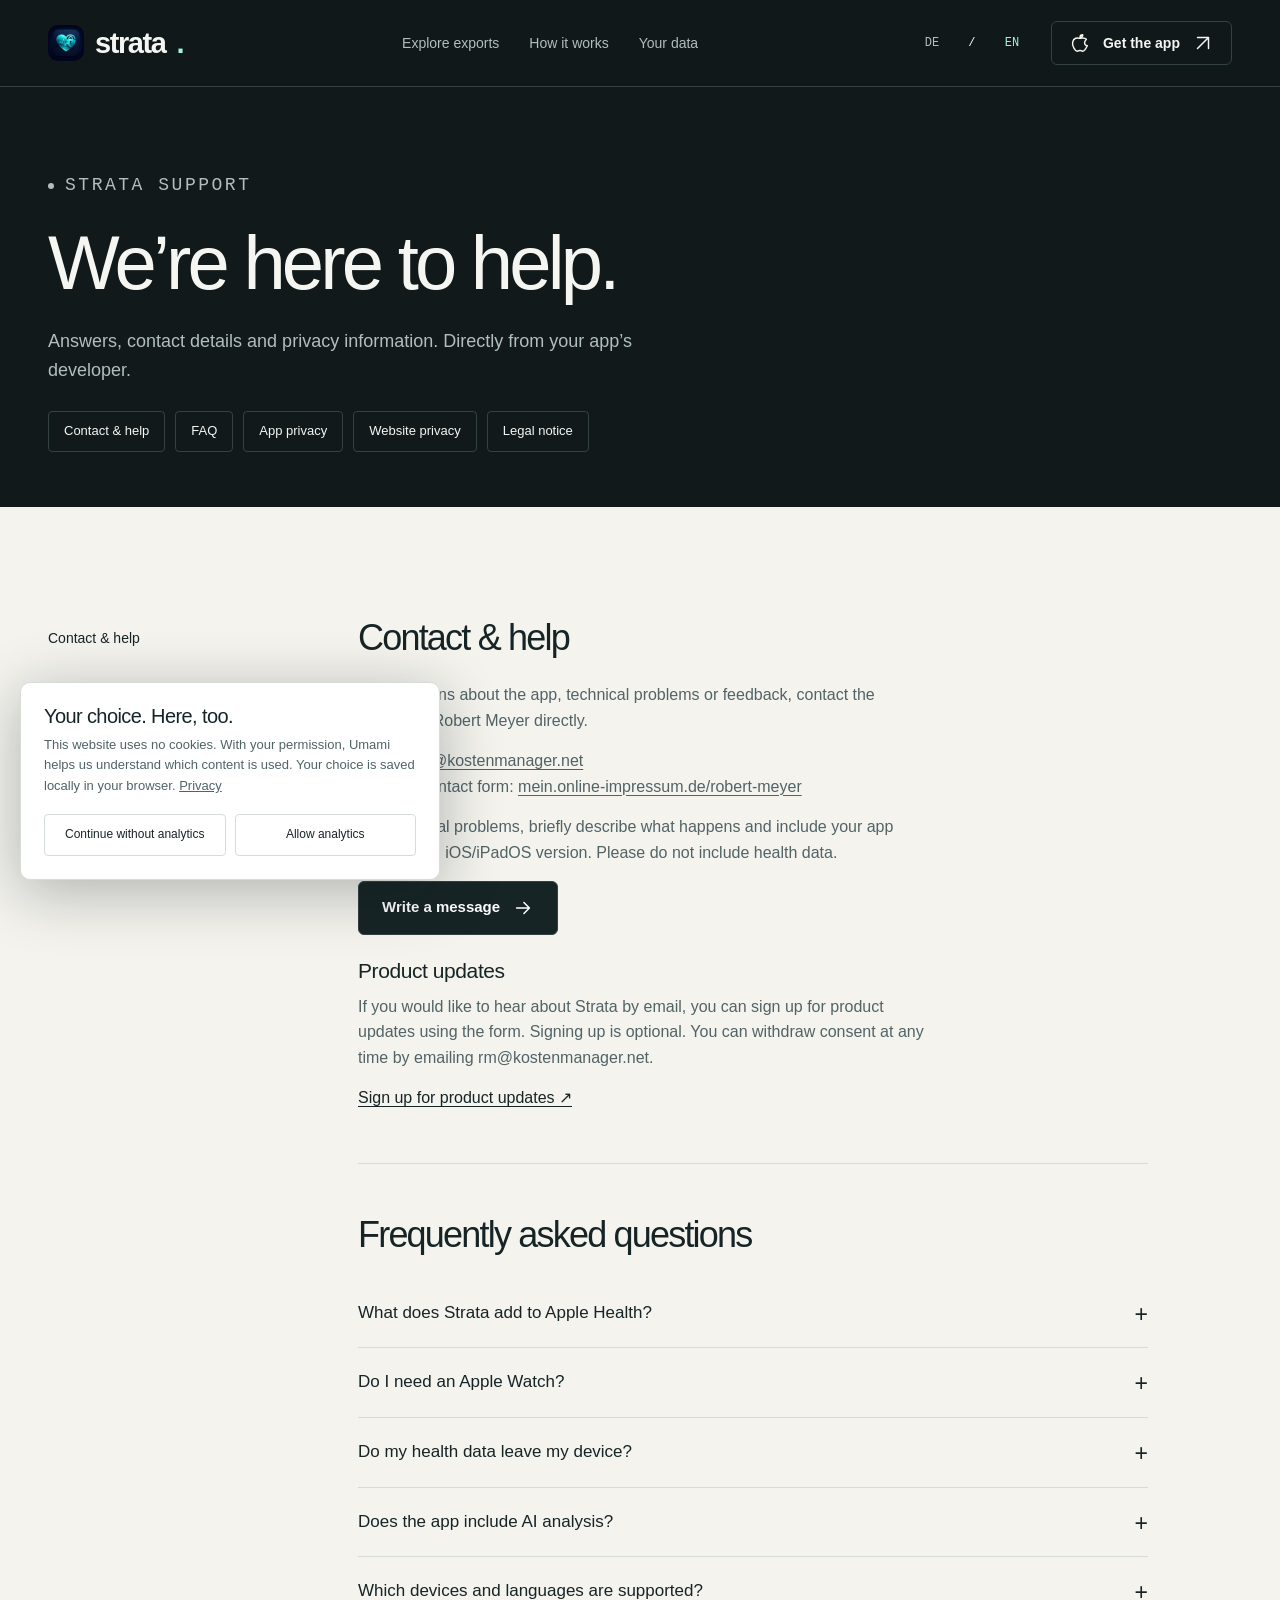
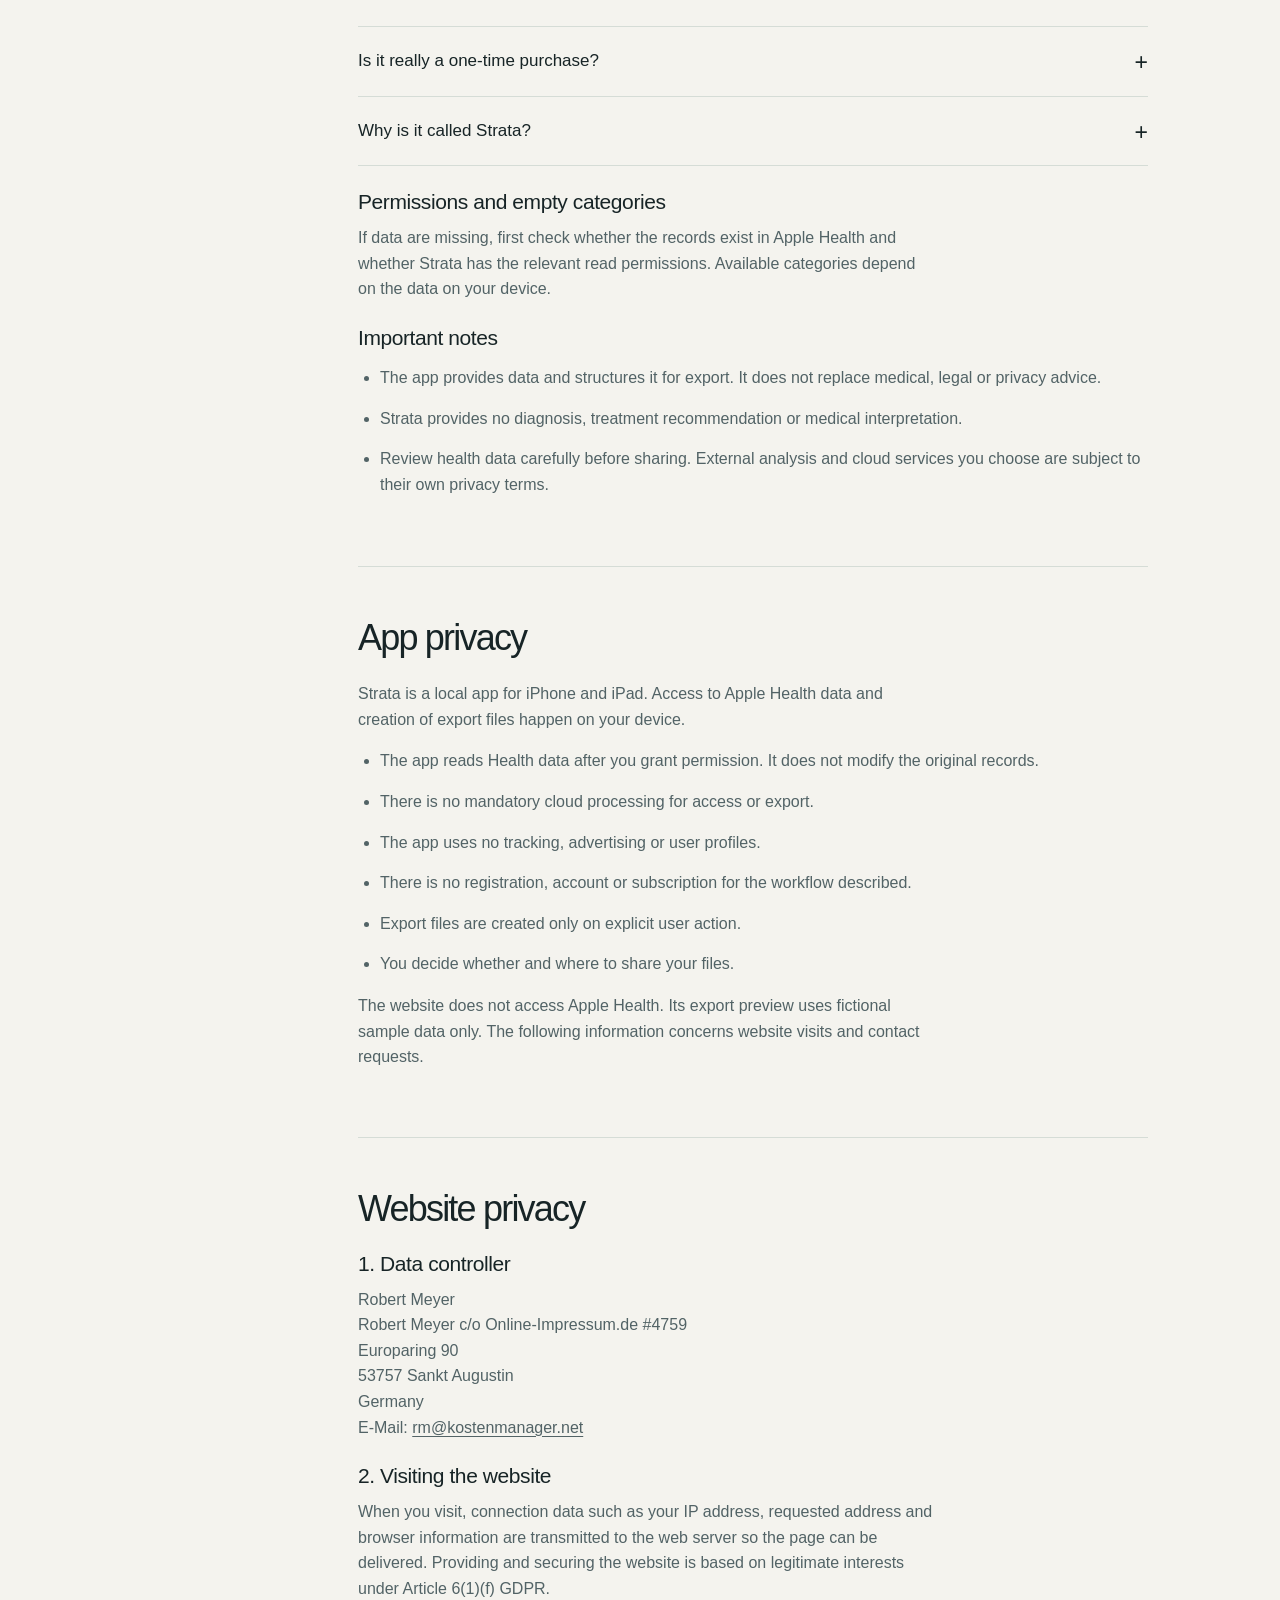
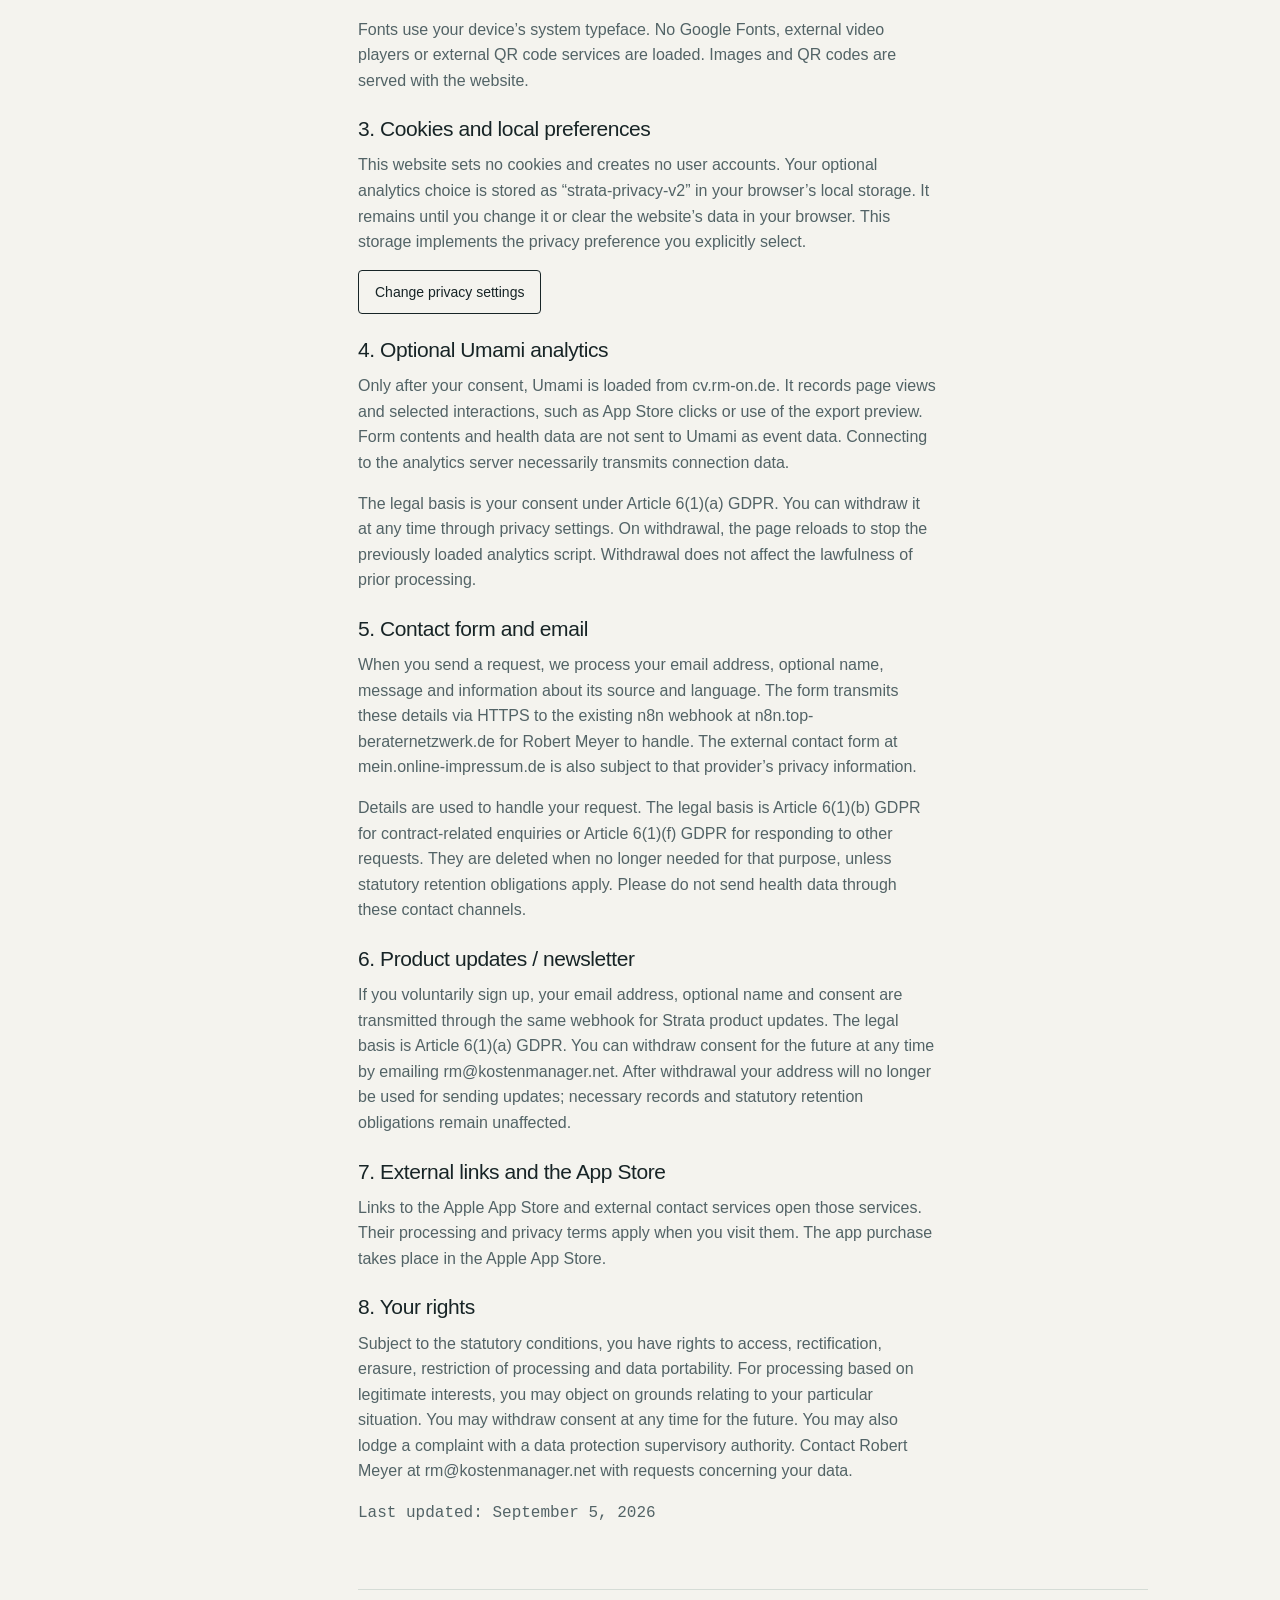
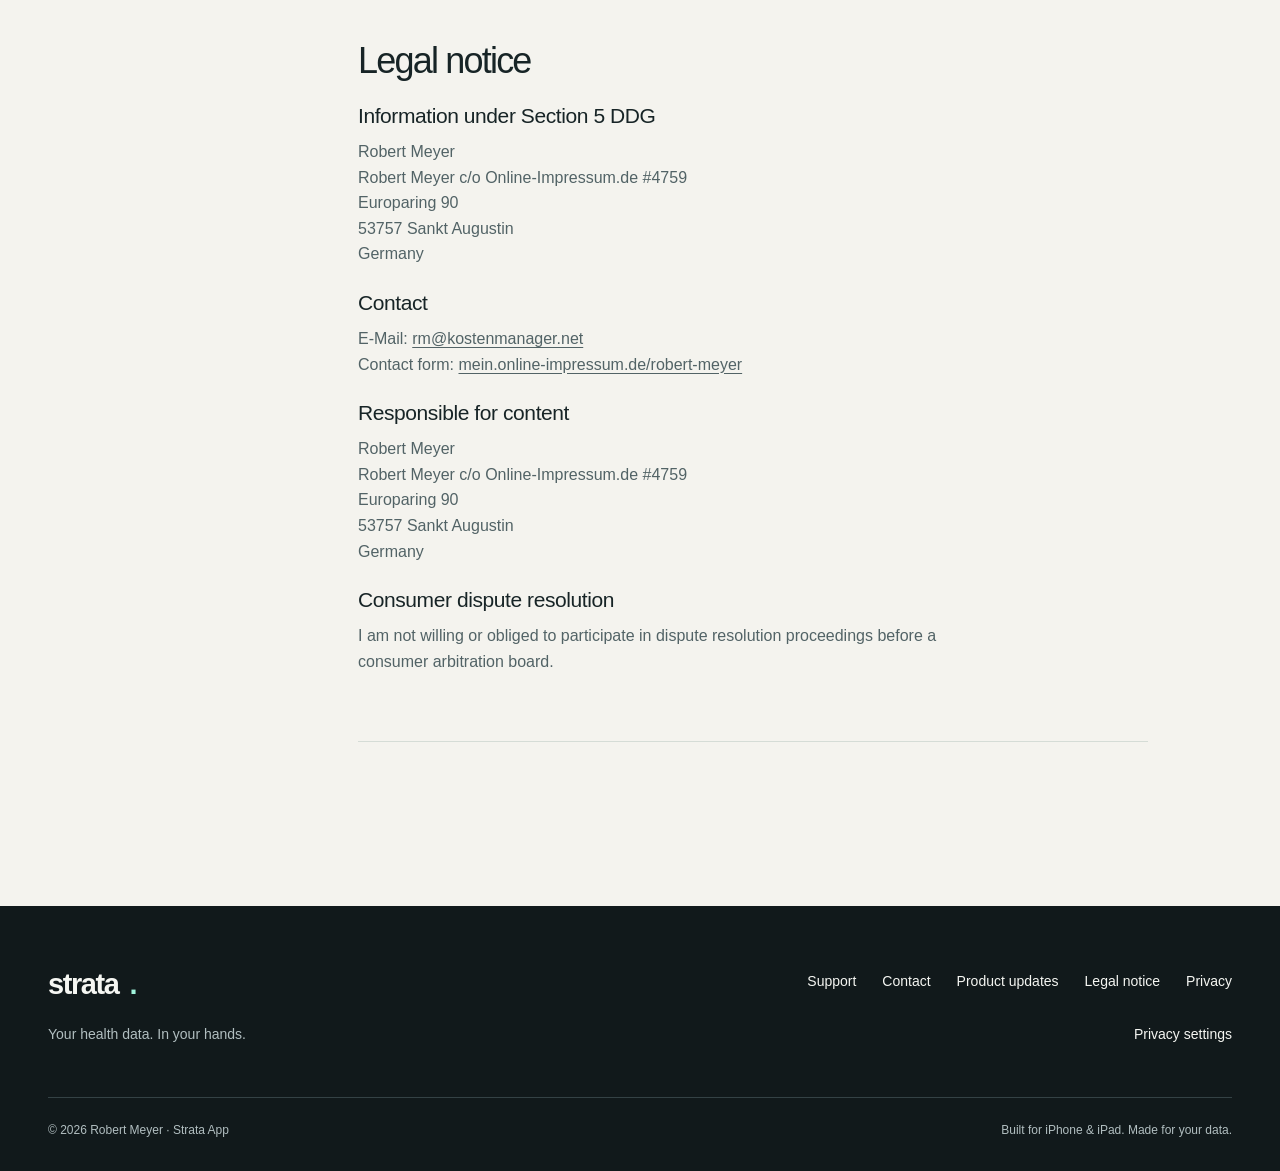
<file: support_eng.html>
<!doctype html>
<html lang="en"><head><meta charset="utf-8">
<meta name="viewport" content="width=device-width, initial-scale=1">
<meta name="theme-color" content="#11191b">
<title>Strata Support · Contact, privacy and legal notice</title>
<meta name="robots" content="index, follow, max-image-preview:large">
<meta name="referrer" content="strict-origin-when-cross-origin">
<meta name="author" content="Robert Meyer">
<meta name="application-name" content="Strata">
<meta name="apple-itunes-app" content="app-id=6760822991">
<link rel="canonical" href="https://strata-app.de/support_eng.html">
<link rel="describedby" href="llms.txt" type="text/plain">
<link rel="icon" href="assets/favicon-32.png" type="image/png" sizes="32x32">
<link rel="icon" href="assets/app-icon.webp" type="image/webp">
<link rel="apple-touch-icon" href="assets/apple-touch-icon.png" sizes="180x180">
<link rel="alternate" hreflang="de" href="https://strata-app.de/support.html">
<link rel="alternate" hreflang="en" href="https://strata-app.de/support_eng.html">
<link rel="alternate" hreflang="x-default" href="https://strata-app.de/support.html">
<meta name="description" content="Help with Strata, contact Robert Meyer, frequently asked questions, app privacy, website privacy and legal information.">
<meta property="og:type" content="website">
<meta property="og:locale" content="en_US">
<meta property="og:locale:alternate" content="de_DE">
<meta property="og:site_name" content="Strata App">
<meta property="og:title" content="Strata Support · Contact, privacy and legal notice">
<meta property="og:description" content="Help with Strata, contact Robert Meyer, frequently asked questions, app privacy, website privacy and legal information.">
<meta property="og:url" content="https://strata-app.de/support_eng.html">
<meta property="og:image" content="https://strata-app.de/assets/social-en.png">
<meta property="og:image:type" content="image/png">
<meta property="og:image:width" content="1200">
<meta property="og:image:height" content="630">
<meta property="og:image:alt" content="Strata: export Apple Health data to CSV, JSON and Markdown.">
<meta name="twitter:card" content="summary_large_image">
<meta name="twitter:title" content="Strata Support · Contact, privacy and legal notice">
<meta name="twitter:description" content="Help with Strata, contact Robert Meyer, frequently asked questions, app privacy, website privacy and legal information.">
<meta name="twitter:image" content="https://strata-app.de/assets/social-en.png">
<meta name="twitter:image:alt" content="Strata: export Apple Health data to CSV, JSON and Markdown.">
<script type="application/ld+json">{"@context": "https://schema.org", "@graph": [{"@type": "Person", "@id": "https://strata-app.de/#developer", "name": "Robert Meyer", "url": "https://strata-app.de/support.html#imprint"}, {"@type": "WebSite", "@id": "https://strata-app.de/#website", "url": "https://strata-app.de/", "name": "Strata App", "inLanguage": ["de", "en"], "publisher": {"@id": "https://strata-app.de/#developer"}}, {"@type": "ContactPage", "@id": "https://strata-app.de/support_eng.html#webpage", "url": "https://strata-app.de/support_eng.html", "name": "Strata Support · Contact, privacy and legal notice", "description": "Help with Strata, contact Robert Meyer, frequently asked questions, app privacy, website privacy and legal information.", "inLanguage": "en", "dateModified": "2026-09-06", "isPartOf": {"@id": "https://strata-app.de/#website"}, "primaryImageOfPage": {"@type": "ImageObject", "url": "https://strata-app.de/assets/social-en.png", "width": 1200, "height": 630}}]}</script><style>:root{--bg:#11191b;--surface:#1a2527;--fg:#f5f6f2;--muted:#b1bec0;--border:#344245;--accent:#a0f4dc;--paper:#f4f3ee;--white:#fff;--ink:#172426;--subtle:#526366;--line:#d5dcd6;--activity:#dfa883;--sleep:#a3b7ec;--heart:#e7a2ab;--body:#c9c0a2;--nutrition:#add2a3;--mind:#c4b3e4;--error:#b72d37;--font-body:-apple-system,BlinkMacSystemFont,'Segoe UI',sans-serif;--font-mono:ui-monospace,SFMono-Regular,Consolas,monospace}
*{box-sizing:border-box}html{scroll-behavior:smooth;scroll-padding-top:100px}body{margin:0;background:var(--bg);color:var(--fg);font:16px/1.6 var(--font-body);-webkit-font-smoothing:antialiased}body.modal-open{overflow:hidden}button,input,textarea,select{font:inherit}button,a,input,select,textarea{-webkit-tap-highlight-color:transparent}button{cursor:pointer}button:disabled{cursor:wait;opacity:.65}a{color:inherit;text-decoration:none}button{color:inherit}img,svg{max-width:100%}img{display:block;height:auto}svg.icon{width:22px;height:22px;flex:none;fill:none;stroke:currentColor;stroke-width:1.6;stroke-linecap:round;stroke-linejoin:round}h1,h2,h3,p{margin:0}h1,h2,h3{font-weight:500;line-height:1.05;letter-spacing:-.05em;text-wrap:balance}h2{font-size:clamp(38px,4.5vw,64px)}h3{font-size:25px;letter-spacing:-.025em}p{max-width:65ch}button{border:0;background:none}a,button{touch-action:manipulation}:focus-visible{outline:3px solid var(--accent);outline-offset:5px}.light :focus-visible,dialog :focus-visible{outline-color:var(--ink)}[hidden]{display:none!important}.wrap{width:min(1240px,calc(100% - 96px));margin-inline:auto}.eyebrow{font:12px/1.5 var(--font-mono);letter-spacing:.14em;text-transform:uppercase;display:flex;align-items:center;gap:11px}.eyebrow::before{content:'';width:6px;height:6px;background:currentColor;border-radius:50%}.muted{color:var(--muted)}.light .muted{color:var(--subtle)}.small{font-size:14px;line-height:1.6}.accent{color:var(--accent)}.skip{position:fixed;left:16px;top:-100px;background:var(--accent);color:var(--ink);padding:12px 20px;z-index:200}.skip:focus{top:12px}.nav{position:sticky;top:0;z-index:30;background:color-mix(in srgb,var(--bg) 94%,transparent);backdrop-filter:blur(18px);border-bottom:1px solid var(--border)}.nav-inner{min-height:86px;display:flex;align-items:center;justify-content:space-between;gap:28px}.brand{display:inline-flex;align-items:center;gap:11px;font-size:29px;font-weight:600;letter-spacing:-1.4px}.brand img{width:36px;height:36px;border-radius:10px}.brand .brand-dot{color:var(--accent)}.nav-links{display:flex;gap:30px;font-size:14px;color:var(--muted)}.nav-links a:hover,.footer-links a:hover{color:var(--accent)}.nav-end{display:flex;gap:24px;align-items:center}.language{display:flex;gap:10px;align-items:center;font:12px var(--font-mono)}.language a,.language span{display:inline-flex;align-items:center;justify-content:center;min-width:30px;min-height:44px}.language a{color:var(--muted)}.language [aria-current]{color:var(--accent)}.btn{display:inline-flex;align-items:center;justify-content:center;gap:12px;min-height:54px;padding:14px 23px;border-radius:6px;border:1px solid var(--border);font-size:15px;font-weight:600;line-height:1.35;transition:background .2s,transform .2s}.btn:hover{transform:translateY(-2px);background:var(--surface)}.btn-primary{background:var(--accent);color:var(--ink);border-color:var(--accent)}.btn-primary:hover{background:var(--white);border-color:var(--white)}.btn-small{min-height:42px;padding:10px 17px;font-size:14px}.text-link{display:inline-flex;align-items:center;gap:10px;font-size:14px;min-height:44px}.text-link:hover{color:var(--accent)}.hero{position:relative;overflow:hidden;padding:74px 0 0}.hero-grid{display:grid;grid-template-columns:1.03fr 1fr;align-items:center;gap:32px;min-height:610px}.hero-copy{position:relative;z-index:2;padding-bottom:36px}.hero h1{font-size:clamp(58px,6.15vw,88px);line-height:1.02;letter-spacing:-.067em;margin:25px 0}.hero h1 span{color:var(--accent)}.hero-lead{font-size:18px;line-height:1.65;color:var(--muted);max-width:450px}.hero-actions{display:flex;align-items:center;flex-wrap:wrap;gap:15px 23px;margin:31px 0 19px}.micro-trust{font-size:12px;color:var(--muted);display:flex;gap:13px;flex-wrap:wrap}.micro-trust span{display:inline-flex;align-items:center;gap:6px}.micro-trust svg{width:14px;height:14px}.hero-art{position:relative;min-width:0;align-self:stretch;display:flex;flex-direction:column;justify-content:center;padding-bottom:20px}.art-meta{display:flex;align-items:center;justify-content:space-between;font:11px var(--font-mono);letter-spacing:.08em;text-transform:uppercase;color:var(--muted);padding:0 12px}.art-meta span:last-child{color:var(--accent)}.strata-visual{width:100%;height:auto;overflow:visible}.layer{transition:opacity .3s,transform .35s;transform-box:fill-box;transform-origin:center}.layer.is-active{transform:translateY(-12px)}.layer:not(.is-active){opacity:.55}.hero-art:hover .layer:not(.is-active){opacity:.7}.layer-surface{fill:var(--layer-color);fill-opacity:.12;stroke:var(--layer-color);stroke-opacity:.85;stroke-width:1}.layer-edge{fill:var(--layer-color);fill-opacity:.25;stroke:var(--layer-color);stroke-opacity:.35;stroke-width:.7}.layer-line{stroke:var(--layer-color);fill:none;stroke-width:2.3;stroke-linecap:round;stroke-linejoin:round}.layer-name{fill:var(--layer-color);font:13px var(--font-mono);letter-spacing:.05em}.layer-number{fill:var(--muted);font:10px var(--font-mono)}.layer-picker{display:flex;justify-content:center;flex-wrap:wrap;gap:7px;margin-top:-20px;position:relative;z-index:2}.layer-pick{border:1px solid var(--border);border-radius:4px;padding:7px 10px;min-height:36px;color:var(--muted);font-size:12px;transition:background .2s}.layer-pick[aria-pressed=true]{color:var(--ink);background:var(--layer-color);border-color:var(--layer-color)}.layer-pick::before{content:'';display:inline-block;width:5px;height:5px;background:var(--layer-color);border-radius:50%;margin-right:6px}.layer-pick[aria-pressed=true]::before{background:var(--ink)}.layer-caption{text-align:center;font-size:13px;color:var(--muted);margin:16px auto 0;min-height:42px;max-width:420px}.hero-bottom{border-top:1px solid var(--border);margin-top:32px;display:flex;justify-content:space-between;gap:25px;align-items:center;padding:24px 0 29px;color:var(--muted);font-size:13px}.formats{display:flex;align-items:center;gap:13px;font:12px var(--font-mono);color:var(--fg)}.formats span{border:1px solid var(--border);border-radius:3px;padding:4px 9px}.section{padding:112px 0}.light{background:var(--paper);color:var(--ink);--muted:var(--subtle)}.section-heading{display:flex;align-items:end;justify-content:space-between;gap:60px;margin:22px 0 47px}.section-heading h2{max-width:700px}.section-heading p{max-width:310px;color:var(--subtle);font-size:16px}.demo-layout{display:grid;grid-template-columns:300px minmax(0,1fr);border:1px solid var(--line);background:var(--white);border-radius:12px;overflow:hidden;box-shadow:0 18px 60px color-mix(in srgb,var(--ink) 5%,transparent)}.demo-sidebar{padding:30px;border-right:1px solid var(--line)}.demo-sidebar>p{font:11px var(--font-mono);text-transform:uppercase;letter-spacing:.12em;color:var(--subtle);margin-bottom:17px}.category-button{display:flex;align-items:center;gap:12px;text-align:left;width:100%;padding:13px 12px;min-height:48px;border-radius:5px;font-size:14px;margin:3px 0}.category-button::after{content:'↗';margin-left:auto;opacity:0}.category-button[aria-pressed=true]{background:var(--paper);font-weight:600}.category-button[aria-pressed=true]::after{opacity:1}.category-button .icon{color:var(--subtle);width:19px}.demo-main{padding:29px 32px;min-width:0}.demo-toolbar{display:flex;justify-content:space-between;align-items:center;gap:16px}.format-controls{display:flex;gap:4px;border:1px solid var(--line);border-radius:5px;padding:3px}.format-button{padding:8px 16px;min-height:40px;font:13px var(--font-mono);border-radius:3px}.format-button[aria-pressed=true]{background:var(--ink);color:var(--white)}.sample-label{font:11px var(--font-mono);color:var(--subtle);display:flex;gap:7px;align-items:center}.sample-label::before{content:'';width:5px;height:5px;background:var(--subtle);border-radius:50%}.export-use{display:flex;align-items:center;justify-content:space-between;gap:20px;padding:25px 0 18px}.export-use h3{font-size:21px;margin-bottom:5px}.export-use p{color:var(--subtle);font-size:14px}.file-label{font:11px var(--font-mono);color:var(--subtle)}.export-output{height:246px;overflow:auto;border:1px solid var(--line);border-radius:5px;background:var(--paper)}.export-output table{width:100%;border-collapse:collapse;font:13px/1.6 var(--font-mono);white-space:nowrap}.export-output th,.export-output td{text-align:left;padding:13px 19px;border-bottom:1px solid var(--line)}.export-output th{font-size:11px;font-weight:400;color:var(--subtle)}.export-output pre{font:13px/1.75 var(--font-mono);padding:20px 22px;margin:0;white-space:pre;tab-size:2}.demo-footer{display:flex;justify-content:space-between;align-items:center;gap:24px;margin-top:18px}.demo-footer p{font-size:12px;color:var(--subtle);max-width:400px}.download-link{display:inline-flex;align-items:center;justify-content:center;gap:8px;font-size:13px;white-space:nowrap;min-height:44px}.download-link:hover{text-decoration:underline}.outcomes{display:grid;grid-template-columns:repeat(3,1fr);gap:45px;margin-top:45px}.outcome{display:grid;grid-template-columns:24px 1fr;gap:14px}.outcome .icon{margin-top:2px}.outcome h3{font-size:18px;line-height:1.3;margin-bottom:8px}.outcome p{font-size:14px;color:var(--subtle)}.how{padding-bottom:90px}.how .section-heading p{color:var(--muted)}.workflow{display:grid;grid-template-columns:repeat(3,1fr);gap:40px;margin-top:50px}.step-head{display:flex;align-items:center;gap:15px;padding-top:21px;border-top:1px solid var(--border);margin-bottom:13px}.step-no{color:var(--accent);font:12px var(--font-mono)}.step-head h3{font-size:22px}.step p{color:var(--muted);font-size:15px;margin-bottom:25px;min-height:72px}.screen-btn{display:block;padding:0;overflow:hidden;border-radius:8px;width:100%;text-align:left;position:relative;background:var(--surface)}.screen-btn img{width:100%;transition:transform .5s}.screen-btn:hover img{transform:scale(1.025)}.screen-btn .zoom{position:absolute;bottom:16px;right:16px;display:flex;align-items:center;justify-content:center;width:38px;height:38px;border-radius:50%;background:var(--ink);color:var(--white)}.screen-note{display:flex;align-items:center;justify-content:space-between;gap:25px;margin-top:28px;color:var(--muted);font-size:13px}.screen-note button{font-size:14px;text-decoration:underline;text-underline-offset:5px;padding:10px 0}.privacy-section{border-top:1px solid var(--border);padding:90px 0 110px}.privacy-grid{display:grid;grid-template-columns:1fr 1fr;gap:100px;align-items:center}.privacy-grid h2{margin:24px 0}.privacy-grid .privacy-lead{color:var(--muted);font-size:17px}.privacy-diagram{margin:28px 0;display:flex;align-items:center;gap:12px;font:12px var(--font-mono);color:var(--accent)}.privacy-diagram>span{border:1px solid var(--border);padding:13px 16px;border-radius:5px}.privacy-list{list-style:none;padding:0;margin:0}.privacy-list li{padding:22px 0;border-bottom:1px solid var(--border);display:flex;gap:20px}.privacy-list .icon{color:var(--accent);margin-top:3px}.privacy-list strong{font-size:17px;font-weight:500}.privacy-list p{font-size:14px;color:var(--muted);margin-top:4px}.price-section{padding:92px 0;background:var(--accent);color:var(--ink)}.price-grid{display:grid;grid-template-columns:1.1fr 1fr;gap:100px;align-items:center}.price-grid h2{margin:23px 0}.price-grid>div>p{max-width:390px}.price-details{border-left:1px solid color-mix(in srgb,var(--ink) 25%,transparent);padding-left:65px}.price{font-size:91px;letter-spacing:-.08em;line-height:1.1;margin-bottom:8px;font-weight:500}.price span{font-size:32px;letter-spacing:-.04em;margin-left:9px}.price-sub{font-size:14px;margin-bottom:27px}.price-section .btn{background:var(--ink);color:var(--white);border-color:var(--ink);min-width:245px}.price-section .btn:hover{background:var(--surface)}.price-section :focus-visible{outline-color:var(--ink)}.price-buy{display:flex;align-items:center;gap:25px}.qr{background:var(--white);border-radius:5px;padding:6px;width:80px;height:80px}.requirements{font-size:12px;margin-top:20px;max-width:390px}.faq-layout{display:grid;grid-template-columns:.8fr 1.2fr;gap:100px}.faq-layout h2{margin:22px 0}.faq-layout>.faq-intro>p{color:var(--subtle);font-size:15px}.faq-layout .text-link{margin-top:16px}.faq-layout .text-link:hover{color:var(--ink);text-decoration:underline}details{border-bottom:1px solid var(--line)}summary{list-style:none;cursor:pointer;padding:22px 30px 22px 0;font-size:17px;font-weight:500;position:relative;line-height:1.45}summary::-webkit-details-marker{display:none}summary::after{content:'+';position:absolute;right:0;top:19px;font-size:23px;font-weight:400}details[open] summary::after{content:'−'}details p{padding-bottom:24px;font-size:15px;color:var(--subtle)}.footer{padding:55px 0 30px}.footer-top{display:flex;justify-content:space-between;gap:45px}.footer-about p{font-size:14px;color:var(--muted);margin-top:15px;max-width:300px}.footer-links{display:flex;flex-wrap:wrap;justify-content:end;gap:12px 26px;align-content:start;max-width:520px;font-size:14px}.footer-links>a,.footer-links>button{padding:9px 0;min-height:40px}.footer-links button{font-size:14px}.footer-links button:hover{color:var(--accent)}.footer-bottom{display:flex;justify-content:space-between;align-items:center;gap:20px;border-top:1px solid var(--border);padding-top:23px;margin-top:43px;font-size:12px;color:var(--muted)}.sticky-buy{position:fixed;bottom:0;left:0;right:0;z-index:25;display:none;align-items:center;justify-content:space-between;padding:10px 20px calc(10px + env(safe-area-inset-bottom));background:var(--bg);border-top:1px solid var(--border);gap:15px}.sticky-buy span{font-size:13px}.sticky-buy strong{display:block;font-weight:500}.sticky-buy small{font-size:11px;color:var(--muted)}.cookie{position:fixed;bottom:20px;left:20px;z-index:60;width:min(420px,calc(100% - 40px));background:var(--white);color:var(--ink);border:1px solid var(--line);border-radius:10px;padding:23px;box-shadow:0 12px 60px color-mix(in srgb,var(--bg) 30%,transparent)}.cookie h2{font-size:20px;letter-spacing:-.03em;margin:0 0 8px}.cookie p{font-size:13px;color:var(--subtle)}.cookie p a{text-decoration:underline}.cookie-actions{display:flex;gap:9px;margin-top:17px}.cookie button{padding:10px 13px;flex:1;min-height:42px;font-size:12px;border:1px solid var(--line);border-radius:4px}.cookie button:hover{background:var(--paper)}.cookie :focus-visible{outline-color:var(--ink)}dialog{background:var(--paper);color:var(--ink);border:0;border-radius:12px;width:min(620px,calc(100% - 32px));max-height:90dvh;padding:35px;overscroll-behavior:contain}dialog::backdrop{background:color-mix(in srgb,var(--bg) 82%,transparent);backdrop-filter:blur(8px)}.dialog-header{display:flex;justify-content:space-between;gap:25px;align-items:center;margin-bottom:25px}.dialog-header h2{font-size:30px}.close-dialog{width:44px;height:44px;font-size:30px;flex:none}.form label{display:block;font-size:14px;margin:17px 0 7px;font-weight:500}.form input:not([type=checkbox]),.form textarea,.form select{width:100%;background:var(--white);border:1px solid var(--line);border-radius:5px;padding:11px 13px;color:var(--ink);font-size:16px}.form textarea{resize:vertical;min-height:115px}.form .check-label{display:flex;gap:10px;align-items:start;font-size:12px;font-weight:400;line-height:1.6}.form input[type=checkbox]{margin:4px 0;width:17px;height:17px;flex:none;accent-color:var(--ink)}.form a{text-decoration:underline}.form .btn{margin-top:16px;background:var(--ink);color:var(--white)}.form-status{font-size:14px;margin-top:13px;min-height:22px}.form-status.error{color:var(--error)}.form .honey{display:none}.gallery-dialog{width:min(780px,calc(100% - 28px));background:var(--bg);color:var(--fg);padding:22px}.gallery-dialog .dialog-header{margin-bottom:14px}.gallery-dialog .dialog-header h2{font-size:20px}.gallery-content{display:grid;grid-template-columns:44px minmax(0,1fr) 44px;align-items:center;gap:13px}.gallery-content img{max-height:70dvh;width:auto;margin:auto;border-radius:4px}.gallery-nav{font-size:28px;min-height:48px}.gallery-caption{font:12px var(--font-mono);text-align:center;color:var(--muted);padding-top:15px}.support-hero{padding:85px 0 55px}.support-hero h1{font-size:clamp(48px,6vw,76px);margin:24px 0}.support-hero p{font-size:18px;color:var(--muted);max-width:600px}.support-links{display:flex;flex-wrap:wrap;gap:10px;margin-top:27px}.support-links a{font-size:13px;border:1px solid var(--border);padding:9px 15px;border-radius:4px}.support-content{display:grid;grid-template-columns:240px minmax(0,1fr);gap:70px}.support-toc{align-self:start;position:sticky;top:125px;display:grid;gap:10px;font-size:14px}.support-toc a{padding:8px 0}.support-copy{max-width:790px;min-width:0}.support-copy section{padding:0 0 52px;margin-bottom:52px;border-bottom:1px solid var(--line);scroll-margin-top:120px}.support-copy h2{font-size:36px;margin-bottom:25px}.support-copy h3{font-size:21px;margin:25px 0 12px;letter-spacing:-.02em}.support-copy p,.support-copy li{font-size:16px;color:var(--subtle);margin-bottom:15px}.support-copy a{text-decoration:underline;text-underline-offset:3px;overflow-wrap:anywhere}.support-copy ul{padding-left:22px}.support-copy .btn{text-decoration:none;background:var(--ink);color:var(--white)}.legal-date{font:12px var(--font-mono);margin-top:20px}.support-copy .privacy-settings{padding:10px 16px;border:1px solid var(--ink);border-radius:4px;font-size:14px}.noscript{padding:12px 20px;background:var(--paper);color:var(--ink);font-size:14px;text-align:center}.reveal{animation:arrive .6s ease both}@keyframes arrive{from{opacity:0;transform:translateY(12px)}to{opacity:1;transform:translateY(0)}}
@media(min-width:1600px){.hero{padding-top:100px}.hero-grid{min-height:670px}}
@media(max-width:1100px){.wrap{width:calc(100% - 64px)}.nav-links{gap:20px}.nav-end{gap:16px}.hero-grid{gap:10px}.hero h1{font-size:66px}.hero-lead{font-size:17px}.hero-actions{gap:13px}.hero .btn{font-size:14px;padding:14px 18px}.hero-art{margin-right:-20px}.demo-layout{grid-template-columns:230px 1fr}.demo-sidebar{padding:24px 18px}.demo-main{padding:24px}.section-heading{gap:30px}.privacy-grid,.price-grid,.faq-layout{gap:55px}.price-details{padding-left:40px}.workflow{gap:24px}.step p{min-height:96px}.layer-pick{font-size:11px;padding:6px 8px}.hero-grid{min-height:580px}}
@media(max-width:850px){.nav-links{display:none}.hero{padding-top:58px}.hero-grid{grid-template-columns:1fr;gap:18px}.hero-copy{padding-bottom:0}.hero h1{font-size:clamp(57px,10vw,80px);max-width:670px}.hero-lead{max-width:560px}.hero-art{width:min(540px,100%);margin:5px auto 0}.art-meta{padding-top:15px}.hero-bottom{margin-top:10px}.hero-bottom>span{max-width:260px}.section{padding:80px 0}.section-heading{display:block}.section-heading p{max-width:550px;margin-top:22px}.demo-layout{grid-template-columns:1fr}.demo-sidebar{border-right:0;border-bottom:1px solid var(--line);padding:20px 22px}.demo-sidebar>p{margin-bottom:9px}.category-list{display:grid;grid-template-columns:repeat(3,1fr);gap:0 7px}.category-button{font-size:13px;padding:10px}.category-button::after{display:none}.outcomes{gap:24px}.workflow{gap:18px}.step-head{gap:9px}.step-head h3{font-size:19px}.step p{font-size:14px;min-height:110px}.privacy-grid,.price-grid,.faq-layout{grid-template-columns:1fr;gap:35px}.privacy-grid h2{max-width:600px}.privacy-section{padding:70px 0 80px}.privacy-list{display:grid;grid-template-columns:1fr 1fr;gap:0 30px}.price-details{padding:30px 0 0;border-left:0;border-top:1px solid color-mix(in srgb,var(--ink) 25%,transparent)}.price-buy{justify-content:start}.price{font-size:78px}.price-grid h2{max-width:620px}.footer-top{display:block}.footer-links{justify-content:start;margin-top:30px;max-width:none}.support-content{grid-template-columns:1fr}.support-toc{display:none}}
@media(max-width:540px){.wrap{width:calc(100% - 40px)}.nav-inner{min-height:70px;gap:12px}.brand{font-size:26px}.brand img{width:31px;height:31px}.nav-end{gap:12px}.nav-end>.btn{display:none}.hero{padding-top:43px}.hero h1{font-size:57px;letter-spacing:-.065em;margin:23px 0}.hero-lead{font-size:16px;line-height:1.65}.eyebrow{font-size:10px}.hero-actions{margin-top:25px;gap:9px 20px}.hero-actions .btn{width:100%;min-height:54px}.hero-actions .text-link{font-size:14px}.micro-trust{font-size:11px;gap:8px 13px}.hero-art{margin-top:20px}.layer-picker{margin-top:-15px;gap:5px}.layer-pick{font-size:11px;padding:7px 9px}.layer-caption{font-size:12px;min-height:42px}.art-meta{font-size:9px}.hero-bottom{align-items:start;flex-direction:column;gap:13px;padding:20px 0 25px}.hero-bottom>span{max-width:none;font-size:12px}.formats{font-size:10px}.section{padding:65px 0}h2{font-size:41px;letter-spacing:-.055em}.section-heading{margin-top:19px;margin-bottom:29px}.section-heading p{font-size:15px}.demo-sidebar{padding:18px 12px}.category-list{gap:0}.category-button{font-size:12px;gap:7px;padding:9px 8px}.category-button .icon{width:16px}.demo-main{padding:18px 14px}.demo-toolbar{flex-wrap:wrap;gap:12px}.format-controls{flex:1}.format-button{padding:8px 12px;font-size:12px;flex:1}.sample-label{font-size:10px}.export-use{padding:22px 0 16px}.export-use h3{font-size:19px}.export-use p{font-size:13px}.file-label{display:none}.export-output{height:241px}.export-output td,.export-output th{padding:12px;font-size:11px}.export-output pre{padding:16px;font-size:11px}.demo-footer{display:block}.demo-footer p{font-size:11px}.download-link{margin-top:6px;font-size:12px}.outcomes{grid-template-columns:1fr;gap:25px;margin-top:32px}.outcome h3{font-size:18px}.workflow{display:flex;flex-direction:column;gap:42px;margin-top:30px}.step{display:grid;grid-template-columns:1fr 140px;gap:0 20px;align-items:start}.step-head{grid-column:1;margin:0 0 13px;align-items:start}.step-head h3{font-size:22px}.step p{grid-column:1;font-size:14px;min-height:0;margin-bottom:0}.screen-btn{grid-column:2;grid-row:1/3}.screen-btn .zoom{bottom:8px;right:8px;width:28px;height:28px}.screen-btn .zoom .icon{width:15px}.screen-note{align-items:start;flex-direction:column;gap:7px;font-size:12px}.privacy-section{padding:58px 0 70px}.privacy-list{grid-template-columns:1fr}.privacy-grid{gap:15px}.privacy-grid .privacy-lead{font-size:16px}.privacy-diagram{font-size:10px;gap:8px}.privacy-diagram>span{padding:11px}.price-section{padding:65px 0}.price-grid{gap:22px}.price{font-size:76px}.price span{font-size:25px}.price-buy{gap:18px}.price-section .btn{min-width:0;flex:1;font-size:14px;padding:15px}.qr{width:62px;height:62px}.requirements{font-size:11px}.faq-layout{gap:18px}summary{font-size:16px}details p{font-size:14px}.footer{padding-bottom:110px}.footer-links{gap:5px 23px;font-size:13px}.footer-links button{font-size:13px}.footer-bottom{align-items:start;flex-direction:column;gap:9px;font-size:11px}.sticky-buy{display:flex}.sticky-buy .btn{min-height:42px;font-size:12px;padding:11px 16px}.cookie{bottom:91px;left:12px;width:calc(100% - 24px);padding:18px}.cookie p{font-size:12px}.cookie h2{font-size:18px}.cookie button{font-size:11px;padding:9px}.cookie-actions{margin-top:12px}dialog{padding:23px;max-height:92dvh}.dialog-header h2{font-size:25px}.gallery-dialog{padding:14px}.gallery-content{grid-template-columns:30px minmax(0,1fr) 30px;gap:3px}.gallery-nav{font-size:22px;padding:0}.support-hero{padding:55px 0 40px}.support-hero h1{font-size:49px}.support-hero p{font-size:16px}.support-copy h2{font-size:32px}.support-copy p,.support-copy li{font-size:15px}}
@media(max-width:370px){.hero h1{font-size:50px}.wrap{width:calc(100% - 32px)}.micro-trust{font-size:10px}.step{grid-template-columns:1fr 116px;gap:0 15px}.step-head h3{font-size:19px}.category-button{font-size:11px}.category-button .icon{width:14px}.price-buy{gap:10px}}
@media(prefers-reduced-motion:reduce){html{scroll-behavior:auto}*,*::before,*::after{animation:none!important;transition:none!important}.layer.is-active{transform:none}.btn:hover,.screen-btn:hover img{transform:none}}
/* Clean app imagery: captions stay in HTML, separate from the screen. */
.screen-btn{padding:24px 30px;background:var(--surface);border:1px solid var(--border);border-radius:12px}
.screen-btn img{border-radius:22px;box-shadow:0 0 0 5px var(--bg),0 12px 28px color-mix(in srgb,var(--bg) 35%,transparent)}
.gallery-content img{border-radius:18px}
@media(max-width:850px){.screen-btn{padding:18px 20px}.screen-btn img{border-radius:16px}}
@media(max-width:540px){.screen-btn{padding:8px;border-radius:10px}.screen-btn img{border-radius:12px;box-shadow:0 0 0 2px var(--bg)}.screen-btn .zoom{bottom:12px;right:12px}}
</style></head><body><a class="skip" href="#main">Skip to content</a><header class="nav"><div class="wrap nav-inner"><a class="brand" href="index_en.html" aria-label="Strata home"><img src="assets/app-icon.webp" width="36" height="36" alt="">strata<span class="brand-dot">.</span></a><nav class="nav-links" aria-label="Main navigation"><a href="index_en.html#export">Explore exports</a><a href="index_en.html#how">How it works</a><a href="index_en.html#privacy">Your data</a></nav><div class="nav-end"><nav class="language" aria-label="Language"><a href="support.html" lang="de" hreflang="de" >DE</a><span aria-hidden="true">/</span><a href="support_eng.html" lang="en" hreflang="en" aria-current="page">EN</a></nav><a class="btn btn-small" href="https://apps.apple.com/us/app/strata-app/id6760822991" target="_blank" rel="noopener noreferrer" data-store="navigation"><svg class="icon" viewBox="0 0 24 24" aria-hidden="true"><path d="M15 3c0 2-1 3-3 3 0-2 1-3 3-3Z"/><path d="M17 12c0-2 1-3 2-4-2-2-4-2-7-1-3-1-7-1-8 4-1 4 3 10 5 10l3-1 3 1c2 0 4-4 5-6-2 0-3-2-3-3Z"/></svg>Get the app<svg class="icon" viewBox="0 0 24 24" aria-hidden="true"><path d="M6 18 18 6M6 6h12v12"/></svg></a></div></div></header><noscript><div class="noscript">The interactive preview needs JavaScript. App information and purchase links are available without it. Contact: <a href="mailto:rm@kostenmanager.net">rm@kostenmanager.net</a></div></noscript><main id="main"><section class="support-hero"><div class="wrap"><p class="eyebrow accent">Strata Support</p><h1>We’re here to help.</h1><p>Answers, contact details and privacy information. Directly from your app’s developer.</p><nav class="support-links" aria-label="Support sections"><a href="#contact">Contact & help</a><a href="#help">FAQ</a><a href="#app-privacy">App privacy</a><a href="#website-privacy">Website privacy</a><a href="#imprint">Legal notice</a></nav></div></section><div class="section light"><div class="wrap support-content"><nav class="support-toc" aria-label="Contents"><a href="#contact">Contact & help</a><a href="#help">FAQ</a><a href="#app-privacy">App privacy</a><a href="#website-privacy">Website privacy</a><a href="#imprint">Legal notice</a></nav><div class="support-copy"><section id="contact"><h2>Contact & help</h2><p>For questions about the app, technical problems or feedback, contact the developer Robert Meyer directly.</p><p>E-Mail: <a href="mailto:rm@kostenmanager.net">rm@kostenmanager.net</a><br>External contact form: <a href="https://mein.online-impressum.de/robert-meyer/" target="_blank" rel="noopener noreferrer">mein.online-impressum.de/robert-meyer</a></p><p>For technical problems, briefly describe what happens and include your app version and iOS/iPadOS version. Please do not include health data.</p><a class="btn" href="mailto:rm@kostenmanager.net" data-contact="support">Write a message<svg class="icon" viewBox="0 0 24 24" aria-hidden="true"><path d="M5 12h14m-6-6 6 6-6 6"/></svg></a><h3>Product updates</h3><p>If you would like to hear about Strata by email, you can sign up for product updates using the form. Signing up is optional. You can withdraw consent at any time by emailing rm@kostenmanager.net.</p><a href="mailto:rm@kostenmanager.net?subject=Strata%20Updates" data-contact="updates">Sign up for product updates ↗</a></section>
<section id="help"><h2>Frequently asked questions</h2><details><summary>What does Strata add to Apple Health?</summary><p>Strata shows your existing records as data layers and exports them to CSV, JSON or Markdown. You can then use them in spreadsheets, your own scripts or local AI tools.</p></details><details><summary>Do I need an Apple Watch?</summary><p>What matters is the data already in Apple Health and the read access you grant. An Apple Watch can contribute data, as can your iPhone and other Health-connected apps. An empty category has nothing to export.</p></details><details><summary>Do my health data leave my device?</summary><p>Strata processes and exports on-device. The app does not automatically upload your health data to a server. If you choose to share an export or upload it to another tool, that tool’s terms apply.</p></details><details><summary>Does the app include AI analysis?</summary><p>Strata provides structured data. Analysis happens in a tool you choose, such as an AI model running locally. Strata does not provide diagnoses, treatment recommendations or medical interpretations.</p></details><details><summary>Which devices and languages are supported?</summary><p>Strata is available for iPhone with iOS 17 or later and iPad with iPadOS 17 or later. The interface supports German and English. Available data depend on your device, Health records and read permissions.</p></details><details><summary>Is it really a one-time purchase?</summary><p>Yes. Strata is a one-time purchase with no subscription. The US App Store currently lists $9.99. Your purchase is charged at the price displayed in your local App Store.</p></details><details><summary>Why is it called Strata?</summary><p>Strata means layers. The app organises your health records into six data layers, from activity to mental wellbeing.</p></details><h3>Permissions and empty categories</h3><p>If data are missing, first check whether the records exist in Apple Health and whether Strata has the relevant read permissions. Available categories depend on the data on your device.</p><h3>Important notes</h3><ul><li>The app provides data and structures it for export. It does not replace medical, legal or privacy advice.</li><li>Strata provides no diagnosis, treatment recommendation or medical interpretation.</li><li>Review health data carefully before sharing. External analysis and cloud services you choose are subject to their own privacy terms.</li></ul></section>
<section id="app-privacy"><h2>App privacy</h2><p>Strata is a local app for iPhone and iPad. Access to Apple Health data and creation of export files happen on your device.</p><ul><li>The app reads Health data after you grant permission. It does not modify the original records.</li><li>There is no mandatory cloud processing for access or export.</li><li>The app uses no tracking, advertising or user profiles.</li><li>There is no registration, account or subscription for the workflow described.</li><li>Export files are created only on explicit user action.</li><li>You decide whether and where to share your files.</li></ul><p>The website does not access Apple Health. Its export preview uses fictional sample data only. The following information concerns website visits and contact requests.</p></section>
<section id="website-privacy"><h2>Website privacy</h2><h3>1. Data controller</h3><p>Robert Meyer<br>Robert Meyer c/o Online-Impressum.de #4759<br>Europaring 90<br>53757 Sankt Augustin<br>Germany<br>E-Mail: <a href="mailto:rm@kostenmanager.net">rm@kostenmanager.net</a></p><h3>2. Visiting the website</h3><p>When you visit, connection data such as your IP address, requested address and browser information are transmitted to the web server so the page can be delivered. Providing and securing the website is based on legitimate interests under Article 6(1)(f) GDPR.</p><p>Fonts use your device’s system typeface. No Google Fonts, external video players or external QR code services are loaded. Images and QR codes are served with the website.</p><h3>3. Cookies and local preferences</h3><p>This website sets no cookies and creates no user accounts. Your optional analytics choice is stored as “strata-privacy-v2” in your browser’s local storage. It remains until you change it or clear the website’s data in your browser. This storage implements the privacy preference you explicitly select.</p><button type="button" class="privacy-settings" data-privacy-settings>Change privacy settings</button><h3>4. Optional Umami analytics</h3><p>Only after your consent, Umami is loaded from cv.rm-on.de. It records page views and selected interactions, such as App Store clicks or use of the export preview. Form contents and health data are not sent to Umami as event data. Connecting to the analytics server necessarily transmits connection data.</p><p>The legal basis is your consent under Article 6(1)(a) GDPR. You can withdraw it at any time through privacy settings. On withdrawal, the page reloads to stop the previously loaded analytics script. Withdrawal does not affect the lawfulness of prior processing.</p><h3>5. Contact form and email</h3><p>When you send a request, we process your email address, optional name, message and information about its source and language. The form transmits these details via HTTPS to the existing n8n webhook at n8n.top-beraternetzwerk.de for Robert Meyer to handle. The external contact form at mein.online-impressum.de is also subject to that provider’s privacy information.</p><p>Details are used to handle your request. The legal basis is Article 6(1)(b) GDPR for contract-related enquiries or Article 6(1)(f) GDPR for responding to other requests. They are deleted when no longer needed for that purpose, unless statutory retention obligations apply. Please do not send health data through these contact channels.</p><h3>6. Product updates / newsletter</h3><p>If you voluntarily sign up, your email address, optional name and consent are transmitted through the same webhook for Strata product updates. The legal basis is Article 6(1)(a) GDPR. You can withdraw consent for the future at any time by emailing rm@kostenmanager.net. After withdrawal your address will no longer be used for sending updates; necessary records and statutory retention obligations remain unaffected.</p><h3>7. External links and the App Store</h3><p>Links to the Apple App Store and external contact services open those services. Their processing and privacy terms apply when you visit them. The app purchase takes place in the Apple App Store.</p><h3>8. Your rights</h3><p>Subject to the statutory conditions, you have rights to access, rectification, erasure, restriction of processing and data portability. For processing based on legitimate interests, you may object on grounds relating to your particular situation. You may withdraw consent at any time for the future. You may also lodge a complaint with a data protection supervisory authority. Contact Robert Meyer at rm@kostenmanager.net with requests concerning your data.</p><p class="legal-date">Last updated: September 5, 2026</p></section>
<section id="imprint"><h2>Legal notice</h2><h3>Information under Section 5 DDG</h3><p>Robert Meyer<br>Robert Meyer c/o Online-Impressum.de #4759<br>Europaring 90<br>53757 Sankt Augustin<br>Germany</p><h3>Contact</h3><p>E-Mail: <a href="mailto:rm@kostenmanager.net">rm@kostenmanager.net</a><br>Contact form: <a href="https://mein.online-impressum.de/robert-meyer/" target="_blank" rel="noopener noreferrer">mein.online-impressum.de/robert-meyer</a></p><h3>Responsible for content</h3><p>Robert Meyer<br>Robert Meyer c/o Online-Impressum.de #4759<br>Europaring 90<br>53757 Sankt Augustin<br>Germany</p><h3>Consumer dispute resolution</h3><p>I am not willing or obliged to participate in dispute resolution proceedings before a consumer arbitration board.</p></section></div></div></div></main><footer class="footer"><div class="wrap"><div class="footer-top"><div class="footer-about"><a class="brand" href="index_en.html">strata<span class="brand-dot">.</span></a><p>Your health data. In your hands.</p></div><nav class="footer-links" aria-label="Support and legal"><a href="support_eng.html">Support</a><a href="support_eng.html#contact" data-contact="support">Contact</a><a href="support_eng.html#contact" data-contact="updates">Product updates</a><a href="support_eng.html#imprint">Legal notice</a><a href="support_eng.html#website-privacy">Privacy</a><button type="button" data-privacy-settings>Privacy settings</button></nav></div><div class="footer-bottom"><span>© 2026 Robert Meyer · Strata App</span><span>Built for iPhone & iPad. Made for your data.</span></div></div></footer><aside class="sticky-buy" aria-label="Get the app"><span><strong>Strata · $9.99</strong><small>Pay once. No subscription.</small></span><a class="btn btn-primary" href="https://apps.apple.com/us/app/strata-app/id6760822991" target="_blank" rel="noopener noreferrer" data-store="mobile"><svg class="icon" viewBox="0 0 24 24" aria-hidden="true"><path d="M15 3c0 2-1 3-3 3 0-2 1-3 3-3Z"/><path d="M17 12c0-2 1-3 2-4-2-2-4-2-7-1-3-1-7-1-8 4-1 4 3 10 5 10l3-1 3 1c2 0 4-4 5-6-2 0-3-2-3-3Z"/></svg>Get the app<svg class="icon" viewBox="0 0 24 24" aria-hidden="true"><path d="M6 18 18 6M6 6h12v12"/></svg></a></aside><aside class="cookie" id="privacy-notice" role="region" aria-label="Privacy settings" hidden><h2>Your choice. Here, too.</h2><p>This website uses no cookies. With your permission, Umami helps us understand which content is used. Your choice is saved locally in your browser. <a href="support_eng.html#website-privacy">Privacy</a></p><div class="cookie-actions"><button type="button" data-consent="necessary">Continue without analytics</button><button type="button" data-consent="analytics">Allow analytics</button></div></aside>
<dialog id="contact-dialog" aria-labelledby="contact-title"><div class="dialog-header"><h2 id="contact-title">Talk to Robert.</h2><button class="close-dialog" type="button" data-close aria-label="Close">×</button></div><p class="small muted">Questions about the app or interested in updates? Reach the developer here.</p><form class="form" id="contact-form"><label for="purpose">What brings you here?</label><select id="purpose" name="purpose"><option value="support">Question / Support</option><option value="updates">Product updates / Newsletter</option></select><label for="contact-name">Name (optional)</label><input id="contact-name" name="name" autocomplete="name" maxlength="120"><label for="contact-email">Email address</label><input id="contact-email" type="email" name="email" autocomplete="email" required maxlength="254"><div id="message-field"><label for="contact-message">Your message</label><textarea id="contact-message" name="message" required maxlength="5000"></textarea><p class="small muted">For technical questions, include your app and iOS/iPadOS versions. Please do not send health data.</p></div><div class="honey" aria-hidden="true"><label for="website">Website</label><input id="website" name="website" tabindex="-1" autocomplete="off"></div><label class="check-label"><input type="checkbox" name="consent" required><span><span id="consent-copy">I have read the privacy information. My details will be transmitted to handle my request.</span> <a href="support_eng.html#website-privacy" target="_blank" rel="noopener">Read privacy policy</a></span></label><button id="form-submit" class="btn" type="submit">Send<svg class="icon" viewBox="0 0 24 24" aria-hidden="true"><path d="M5 12h14m-6-6 6 6-6 6"/></svg></button><p id="form-status" class="form-status" role="status" aria-live="polite"></p></form><p class="small muted">Prefer email? <a href="mailto:rm@kostenmanager.net">rm@kostenmanager.net</a></p></dialog>
<dialog id="gallery-dialog" class="gallery-dialog" aria-labelledby="gallery-title"><div class="dialog-header"><h2 id="gallery-title">Strata App</h2><button class="close-dialog" data-close type="button" aria-label="Close">×</button></div><div class="gallery-content"><button class="gallery-nav" type="button" data-gallery-step="-1" aria-label="Previous screenshot">←</button><img id="gallery-image" alt="" width="700" height="1521"><button class="gallery-nav" type="button" data-gallery-step="1" aria-label="Next screenshot">→</button></div><p class="gallery-caption" id="gallery-caption" aria-live="polite"></p></dialog><script id="page-config" type="application/json">{"lang": "en", "categories": [{"id": "activity", "name": "Activity", "detail": "Steps, distance, flights climbed, energy and workouts.", "metric": "steps", "unit": "count"}, {"id": "sleep", "name": "Sleep", "detail": "Sleep duration and sleep stages from Apple Health.", "metric": "sleep_duration", "unit": "hours"}, {"id": "heart", "name": "Heart", "detail": "Heart rate, resting heart rate, HRV and blood pressure.", "metric": "resting_heart_rate", "unit": "bpm"}, {"id": "body", "name": "Body", "detail": "Weight, BMI, body fat and body temperature.", "metric": "body_mass", "unit": "kg"}, {"id": "nutrition", "name": "Nutrition", "detail": "Water, caffeine, dietary energy and macronutrients.", "metric": "water", "unit": "ml"}, {"id": "mind", "name": "Mind", "detail": "Mindful minutes and other mental wellbeing markers.", "metric": "mindful_minutes", "unit": "min"}], "screens": [{"file": "01-datenschatz-clean", "title": "Your data treasure", "width": 800, "height": 1739}, {"file": "02-freigabe-clean", "title": "Access with clarity", "width": 800, "height": 1600}, {"file": "03-aktivierung-clean", "title": "Connect Apple Health", "width": 800, "height": 1730}, {"file": "04-uebersicht-clean", "title": "Your data profile", "width": 800, "height": 1739}, {"file": "05-export-clean", "title": "Your data layers (iPad)", "width": 1000, "height": 1334}, {"file": "06-eigene-auswertung-clean", "title": "Export what you need", "width": 800, "height": 1687}, {"file": "07-einstellungen-clean", "title": "Your settings", "width": 800, "height": 1730}], "sample": "Sample data", "headers": ["Date", "Data type", "Value", "Unit"], "tableLabel": "Export preview with fictional sample data", "originalScreens": "Refined app view", "formats": {"csv": {"title": "Your data. Ready for a spreadsheet.", "desc": "CSV for spreadsheets, comparisons and your own charts."}, "json": {"title": "Structure for your own tools.", "desc": "JSON for scripts and automated processing."}, "markdown": {"title": "Readable. For you and your local AI.", "desc": "Markdown for readable summaries and local AI workflows."}}, "newsletterConsent": "I would like to receive Strata product updates by email. I can withdraw this consent at any time by emailing rm@kostenmanager.net.", "contactConsent": "I have read the privacy information. My details will be transmitted to handle my request.", "validation": "Please enter a valid email address and your message.", "sending": "Sending …", "sent": "Thank you. Your details have been sent.", "failed": "Your message could not be sent. Your entries have been kept. Please try again later or email rm@kostenmanager.net."}</script><script>'use strict';
(() => {
  const config = JSON.parse(document.getElementById('page-config').textContent);
  const $ = (s, root=document) => root.querySelector(s);
  const $$ = (s, root=document) => [...root.querySelectorAll(s)];
  const store = {get(k){try{return localStorage.getItem(k)}catch{return null}},set(k,v){try{localStorage.setItem(k,v)}catch{}}};
  let analyticsAllowed = store.get('strata-privacy-v2') === 'analytics';
  function startAnalytics(){
    if(!analyticsAllowed || $('#strata-analytics') || !/^https?:$/.test(location.protocol)) return;
    const s=document.createElement('script');s.id='strata-analytics';s.defer=true;
    s.src='https://cv.rm-on.de/script.js';s.dataset.websiteId='28f6bd1a-632b-4037-97cf-2e41681101e1';document.head.append(s);
  }
  function track(event,data={}) {if(analyticsAllowed && window.umami) window.umami.track(event,{language:config.lang,...data});}
  const notice=$('#privacy-notice');
  if(notice && !store.get('strata-privacy-v2')) notice.hidden=false;
  $$('[data-consent]').forEach(b=>b.addEventListener('click',()=>{
    const previouslyAllowed=analyticsAllowed;
    analyticsAllowed=b.dataset.consent==='analytics';store.set('strata-privacy-v2',b.dataset.consent);
    notice.hidden=true;
    if(analyticsAllowed)startAnalytics();else if(previouslyAllowed)location.reload();
  }));
  $$('[data-privacy-settings]').forEach(b=>b.addEventListener('click',()=>{notice.hidden=false;$('[data-consent]',notice).focus()}));
  startAnalytics();
  $$('[data-store]').forEach(a=>a.addEventListener('click',()=>track('app-store-click',{placement:a.dataset.store})));
  $$('[data-layer-select]').forEach(button=>button.addEventListener('click',()=>{
    const index=Number(button.dataset.layerSelect);
    $$('[data-layer-select]').forEach((b,i)=>b.setAttribute('aria-pressed',String(i===index)));
    $$('.layer').forEach(el=>el.classList.toggle('is-active',Number(el.dataset.layerIndex)===index));
    $('#layer-caption').textContent=config.categories[index].detail;
  }));
  let category=0,format='csv',currentText='';
  const dates=['2026-03-01','2026-03-02','2026-03-03','2026-03-04'];
  const values=[[8240,9106,7652,10283],[7.4,8.1,6.8,7.7],[62,60,64,61],[72.4,72.3,72.5,72.2],[1850,2100,1900,2200],[10,15,10,20]];
  function renderExport(){
    if(!$('#export-output'))return;
    const c=config.categories[category];
    const rows=dates.map((date,i)=>({date,type:c.metric,value:values[category][i],unit:c.unit}));
    const headers=config.headers;
    const out=$('#export-output');out.replaceChildren();
    if(format==='csv'){
      const table=document.createElement('table');table.setAttribute('aria-label',config.tableLabel);
      const thead=document.createElement('thead'),tr=document.createElement('tr');
      headers.forEach(h=>{const th=document.createElement('th');th.scope='col';th.textContent=h;tr.append(th)});thead.append(tr);table.append(thead);
      const tbody=document.createElement('tbody');
      rows.forEach(row=>{const tr=document.createElement('tr');Object.values(row).forEach(v=>{const td=document.createElement('td');td.textContent=v;tr.append(td)});tbody.append(tr)});
      table.append(tbody);out.append(table);
      currentText=['date,type,value,unit',...rows.map(r=>Object.values(r).join(','))].join('\n')+'\n';
    } else {
      currentText=format==='json'?JSON.stringify({example:true,category:c.id,records:rows},null,2):'# '+c.name+' — '+config.sample+'\n\n| '+headers.join(' | ')+' |\n| --- | --- | --- | --- |\n'+rows.map(r=>'| '+Object.values(r).join(' | ')+' |').join('\n')+'\n';
      const pre=document.createElement('pre');pre.textContent=currentText;out.append(pre);
    }
    $('#export-title').textContent=config.formats[format].title;
    $('#export-desc').textContent=config.formats[format].desc;
    $('#file-label').textContent='strata-example-'+c.id+'.'+(format==='markdown'?'md':format);
    $$('[data-category]').forEach((b,i)=>b.setAttribute('aria-pressed',String(i===category)));
    $$('[data-format]').forEach(b=>b.setAttribute('aria-pressed',String(b.dataset.format===format)));
  }
  $$('[data-category]').forEach(b=>b.addEventListener('click',()=>{category=Number(b.dataset.category);renderExport();track('export-category',{category:config.categories[category].id})}));
  $$('[data-format]').forEach(b=>b.addEventListener('click',()=>{format=b.dataset.format;renderExport();track('export-format',{format})}));
  $('#download-sample')?.addEventListener('click',()=>{
    const mime={csv:'text/csv',json:'application/json',markdown:'text/markdown'}[format];
    const blob=new Blob([currentText],{type:mime+';charset=utf-8'});const url=URL.createObjectURL(blob);
    const a=document.createElement('a');a.href=url;a.download=$('#file-label').textContent;a.click();setTimeout(()=>URL.revokeObjectURL(url),1000);track('sample-download',{format});
  });
  renderExport();
  let dialogTrigger=null;
  function openDialog(dialog,trigger){if(!dialog)return;dialogTrigger=trigger;dialog.showModal();document.body.classList.add('modal-open')}
  function closeDialog(dialog){dialog.close()}
  $$('dialog').forEach(dialog=>{
    $$('[data-close]',dialog).forEach(b=>b.addEventListener('click',()=>closeDialog(dialog)));
    dialog.addEventListener('click',e=>{if(e.target===dialog){const r=dialog.getBoundingClientRect();if(e.clientX<r.left||e.clientX>r.right||e.clientY<r.top||e.clientY>r.bottom)closeDialog(dialog)}});
    dialog.addEventListener('close',()=>{document.body.classList.remove('modal-open');dialogTrigger?.focus()});
  });
  $$('[data-contact]').forEach(b=>b.addEventListener('click',e=>{
    const dialog=$('#contact-dialog');if(!dialog)return;e.preventDefault();
    const form=$('#contact-form');form.elements.purpose.value=b.dataset.contact==='updates'?'updates':'support';syncPurpose();
    $('#form-status').textContent='';openDialog(dialog,b);
  }));
  let shot=0;
  function renderShot(){
    const data=config.screens[shot];$('#gallery-image').src='assets/'+config.lang+'/'+data.file+'.webp';$('#gallery-image').alt=data.title;$('#gallery-image').width=data.width;$('#gallery-image').height=data.height;
    $('#gallery-title').textContent=data.title;$('#gallery-caption').textContent=(shot+1)+' / '+config.screens.length+' · '+config.originalScreens;
  }
  $$('[data-shot]').forEach(b=>b.addEventListener('click',()=>{shot=Number(b.dataset.shot);renderShot();openDialog($('#gallery-dialog'),b)}));
  $$('[data-gallery-step]').forEach(b=>b.addEventListener('click',()=>{shot=(shot+Number(b.dataset.galleryStep)+config.screens.length)%config.screens.length;renderShot()}));
  $('#gallery-dialog')?.addEventListener('keydown',e=>{if(['ArrowLeft','ArrowRight'].includes(e.key)){e.preventDefault();shot=(shot+(e.key==='ArrowRight'?1:-1)+config.screens.length)%config.screens.length;renderShot()}});
  const form=$('#contact-form');
  function syncPurpose(){if(!form)return;const newsletter=form.elements.purpose.value==='updates';$('#message-field').hidden=newsletter;form.elements.message.required=!newsletter;$('#consent-copy').textContent=newsletter?config.newsletterConsent:config.contactConsent;form.elements.consent.checked=false;$('#form-status').textContent=''}
  form?.elements.purpose.addEventListener('change',syncPurpose);
  form?.addEventListener('submit',async e=>{
    e.preventDefault();if(!form.reportValidity())return;
    if(form.elements.website.value)return;
    const submit=$('#form-submit'),status=$('#form-status'),isNewsletter=form.elements.purpose.value==='updates';
    const name=form.elements.name.value.trim(),email=form.elements.email.value.trim(),message=form.elements.message.value.trim();
    if(!email||(!isNewsletter&&!message)){status.textContent=config.validation;status.className='form-status error';return}
    submit.disabled=true;status.className='form-status';status.textContent=config.sending;
    const intent=isNewsletter?'Strata App Updates / Newsletter':'Strata App Support';
    const page=location.origin+location.pathname;
    const payload={name:name||email,email,message:isNewsletter?intent+'\nName: '+(name||email)+'\nE-Mail: '+email+'\nQuelle: Strata App Landingpage\nSeite: '+page:message+'\n\nQuelle: Strata App Support\nSeite: '+page,source:isNewsletter?'strata-landingpage-updates':'strata-landingpage-support',page,interest:intent,language:config.lang,consent:true};
    const controller=new AbortController();const timeout=setTimeout(()=>controller.abort(),15000);
    try{
      const response=await fetch('https://n8n.top-beraternetzwerk.de/webhook/termine',{method:'POST',headers:{'Content-Type':'application/json'},body:JSON.stringify(payload),signal:controller.signal});
      if(!response.ok)throw Error('request_failed');
      form.reset();syncPurpose();status.className='form-status';status.textContent=config.sent;track('contact-submitted',{purpose:isNewsletter?'updates':'support'});
    }catch{status.className='form-status error';status.textContent=config.failed}
    finally{clearTimeout(timeout);submit.disabled=false}
  });
})();
</script></body></html>
</file>
